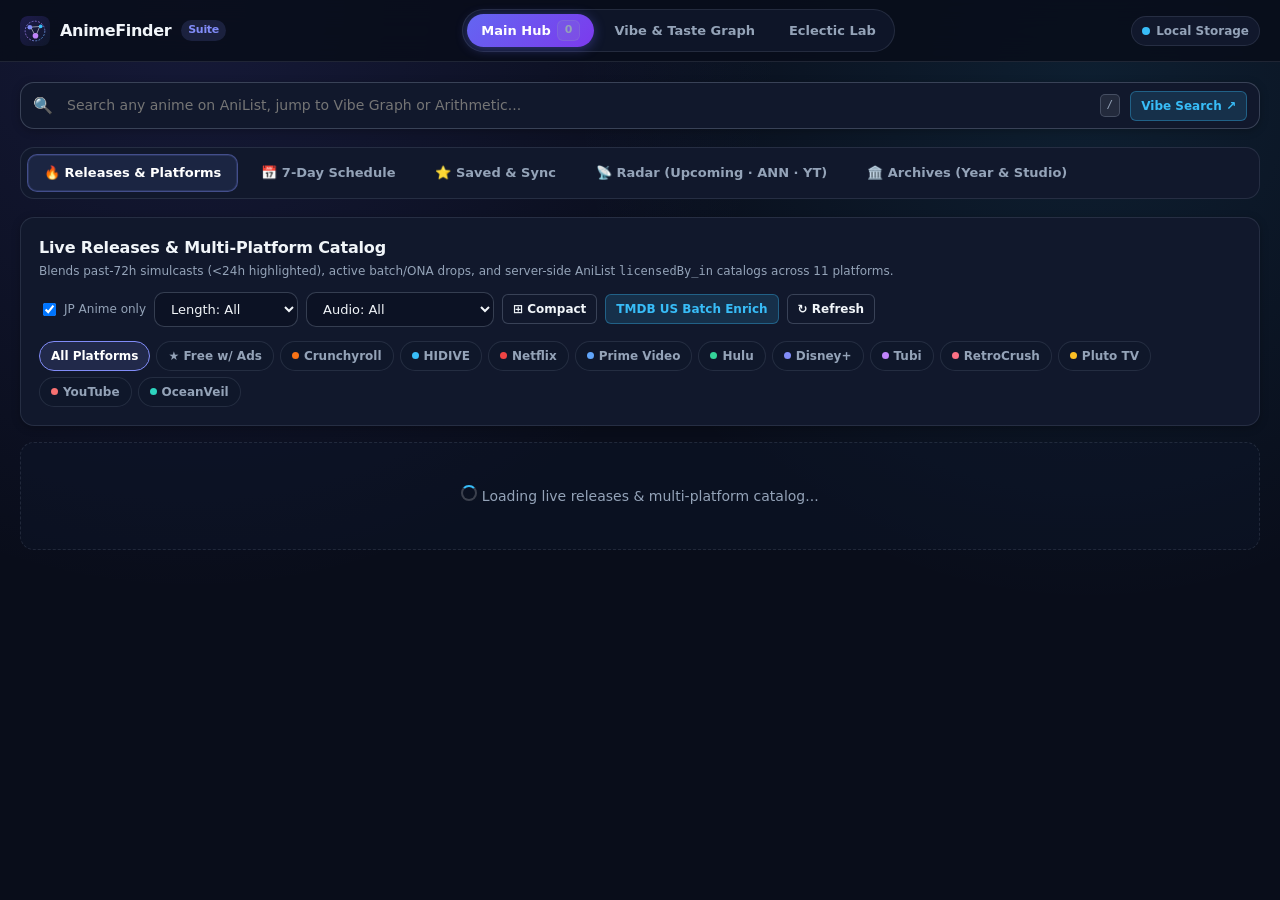
<file: index.html>
<!DOCTYPE html>
<html lang="en">
<head>
  <meta charset="UTF-8">
  <meta name="viewport" content="width=device-width, initial-scale=1.0">
  <meta http-equiv="Content-Security-Policy" content="default-src 'self'; script-src 'self' 'unsafe-inline' 'wasm-unsafe-eval' https://cdn.jsdelivr.net; style-src 'self' 'unsafe-inline'; img-src 'self' https: data: blob:; connect-src 'self' https:; frame-src https://www.youtube-nocookie.com https://www.youtube.com; worker-src 'self' blob:; object-src 'none'; base-uri 'self'; form-action 'self';">
  <meta name="referrer" content="no-referrer-when-downgrade">
  <title>AnimeFinder — Main Hub &amp; Daily Utility</title>
  <meta name="description" content="Zero-build static anime discovery, live releases, 7-day Mon–Sun schedule, personal watchlist, radar, and studio/year archives.">
  <meta name="theme-color" content="#090d1a">
  <meta name="mobile-web-app-capable" content="yes">
  <meta name="apple-mobile-web-app-status-bar-style" content="black-translucent">
  <meta name="apple-mobile-web-app-title" content="AnimeFinder">
  <link rel="icon" href="./icon.svg" type="image/svg+xml">
  <link rel="apple-touch-icon" href="./icon.svg">
  <link rel="manifest" href="./manifest.webmanifest">
  <link rel="stylesheet" href="./styles.css">
</head>
<body>
  <div id="af-nav-host"></div>

  <main class="container" id="main-content">
    <!-- Global AniList Search (/) -->
    <section class="global-search-wrap" aria-label="Global Anime Search">
      <div class="global-search-bar">
        <span aria-hidden="true" style="color:var(--text-muted);font-size:16px;">🔍</span>
        <input id="globalSearchInput" type="search" placeholder="Search any anime on AniList, jump to Vibe Graph or Arithmetic..." autocomplete="off" aria-label="Search anime on AniList">
        <span class="kbd" title="Press / to focus search">/</span>
        <button type="button" class="btn btn-sm btn-cyan" id="quickVibeJumpBtn" title="Search this prompt in Vibe & Taste Graph">Vibe Search ↗</button>
      </div>
      <div id="globalSearchDropdown" class="search-dropdown" role="listbox" aria-label="Search suggestions"></div>
    </section>

    <!-- Main Hub Navigation Tabs -->
    <div class="tabs-bar" role="tablist" aria-label="Main Hub Sections">
      <button type="button" class="tab-btn active" role="tab" aria-selected="true" data-tab="releases">🔥 Releases &amp; Platforms</button>
      <button type="button" class="tab-btn" role="tab" aria-selected="false" data-tab="schedule">📅 7-Day Schedule</button>
      <button type="button" class="tab-btn" role="tab" aria-selected="false" data-tab="saved">⭐ Saved &amp; Sync</button>
      <button type="button" class="tab-btn" role="tab" aria-selected="false" data-tab="radar">📡 Radar (Upcoming · ANN · YT)</button>
      <button type="button" class="tab-btn" role="tab" aria-selected="false" data-tab="archives">🏛️ Archives (Year &amp; Studio)</button>
    </div>

    <!-- TAB 1: RELEASES -->
    <section id="tab-releases" class="tab-panel" role="tabpanel">
      <div class="panel" style="margin-bottom:16px;">
        <div class="panel-header">
          <div>
            <h2 class="panel-title">Live Releases &amp; Multi-Platform Catalog</h2>
            <div style="font-size:12px;color:var(--text-muted);margin-top:2px;">
              Blends past-72h simulcasts (&lt;24h highlighted), active batch/ONA drops, and server-side AniList <code>licensedBy_in</code> catalogs across 11 platforms.
            </div>
          </div>
          <div class="meta-row">
            <label style="display:inline-flex;align-items:center;gap:5px;font-size:12px;color:var(--text-muted);cursor:pointer;">
              <input type="checkbox" id="releasesJpOnly" checked> JP Anime only
            </label>
            <select id="lengthFilterSelect" class="select" aria-label="Filter by Format and Length">
              <option value="all">Length: All</option>
              <option value="tv">TV (20m+)</option>
              <option value="shorts">Shorts (&lt;12m)</option>
              <option value="movies">Movies &amp; OVAs</option>
            </select>
            <select id="dubFilterSelect" class="select" aria-label="Filter by Dub status">
              <option value="all">Audio: All</option>
              <option value="dubbed">Verified EN Dub</option>
              <option value="sub">Sub / No EN VA Listed</option>
            </select>
            <button type="button" class="btn btn-sm" id="toggleCompactBtn" title="Toggle compact card grid">⊞ Compact</button>
            <button type="button" class="btn btn-sm btn-cyan" id="batchTmdbBtn" title="Enrich visible cards with TMDB US JustWatch providers">TMDB US Batch Enrich</button>
            <button type="button" class="btn btn-sm" id="refreshReleasesBtn">↻ Refresh</button>
          </div>
        </div>
        <div class="pills-row" id="platformFilterBar" aria-label="Streaming platform filters"></div>
      </div>
      <div id="releasesMeta" style="font-size:12.5px;color:var(--text-muted);margin-bottom:10px;"></div>
      <div id="releasesGrid" class="anime-grid"></div>
    </section>

    <!-- TAB 2: 7-DAY SCHEDULE -->
    <section id="tab-schedule" class="tab-panel" role="tabpanel" hidden>
      <div class="panel" style="margin-bottom:16px;">
        <div class="panel-header" style="margin-bottom:10px;">
          <div>
            <h2 class="panel-title">7-Day Local Broadcast Schedule (Mon – Sun)</h2>
            <div id="scheduleRangeLabel" style="font-size:12px;color:var(--text-muted);margin-top:2px;">Loading local week bounds...</div>
          </div>
          <div class="meta-row">
            <label style="display:inline-flex;align-items:center;gap:6px;font-size:12.5px;color:var(--text-muted);cursor:pointer;" title="Show separate delayed EN Dub release entries alongside JP Sub episodes">
              <input type="checkbox" id="scheduleShowDubs" checked> Show Delayed Dubs
            </label>
            <label style="display:inline-flex;align-items:center;gap:6px;font-size:12.5px;color:var(--text-muted);cursor:pointer;">
              <input type="checkbox" id="scheduleJpOnly" checked> JP Anime only
            </label>
            <label style="display:inline-flex;align-items:center;gap:6px;font-size:12.5px;color:var(--text-muted);cursor:pointer;">
              <input type="checkbox" id="scheduleWatchlistOnly"> Watchlist only
            </label>
            <button type="button" class="btn btn-sm" id="refreshScheduleBtn">↻ Refresh</button>
          </div>
        </div>
        <div class="pills-row" id="scheduleDayJumpBar" aria-label="Jump to day column"></div>
      </div>
      <div id="scheduleGrid" class="schedule-grid"></div>
    </section>

    <!-- TAB 3: SAVED WATCHLIST & SYNC -->
    <section id="tab-saved" class="tab-panel" role="tabpanel" hidden>
      <div class="panel" style="margin-bottom:16px;">
        <div class="panel-header">
          <div>
            <h2 class="panel-title">Personal Watchlist</h2>
            <div id="watchlistSummary" style="font-size:12px;color:var(--text-muted);margin-top:2px;">0 titles saved in shared origin storage</div>
          </div>
          <div class="meta-row">
            <a class="btn btn-sm" href="#savedSyncAnchor">↓ Sync &amp; Import</a>
            <a class="btn btn-primary btn-sm" href="./vibe-graph.html?mode=watchlist">Map Watchlist Constellation ↗</a>
            <select id="wlSortSelect" class="select" aria-label="Sort watchlist">
              <option value="updated">Sort: Recently Updated</option>
              <option value="rating">Sort: My Rating</option>
              <option value="score">Sort: AniList Score</option>
              <option value="title">Sort: Title (A–Z)</option>
            </select>
          </div>
        </div>
        <div class="pills-row" id="wlStatusPills" aria-label="Watchlist status filters"></div>
      </div>

      <div id="watchlistGrid" class="anime-grid" style="margin-bottom:24px;"></div>

      <!-- Persistence, Gist Sync, AniList Importer & API Keys -->
      <div class="grid-2" id="savedSyncAnchor" style="scroll-margin-top:80px;">
        <!-- Permanent Remote Storage: Private GitHub Gist Wizard -->
        <div class="panel" style="grid-column: 1 / -1;">
          <div class="panel-header">
            <div>
              <h3 class="panel-title">☁️ Permanent Remote Storage (Private GitHub Gist)</h3>
              <div style="font-size:12px;color:var(--text-muted);margin-top:2px;">
                Free, private, version-controlled cloud storage for your Watchlist, ratings, notes, and platform/dub overrides across all devices. Auto-pulls on boot &amp; auto-pushes 1.5s after any edit to <code>animefinder-sync.json</code>.
              </div>
            </div>
            <span class="badge badge-cyan" id="gistStatusBadge">Local Only</span>
          </div>

          <div class="wizard-steps" id="gistWizardSteps">
            <div class="wizard-step" id="wizStep1">
              <div style="font-weight:700;font-size:12.5px;margin-bottom:4px;"><span class="wizard-step-num">1</span>Generate Minimal Token</div>
              <div style="font-size:11.5px;color:var(--text-muted);margin-bottom:8px;">Creates a GitHub token scoped <strong>only to <code>gist</code></strong> (cannot touch your repos).</div>
              <a class="btn btn-xs btn-cyan" href="https://github.com/settings/tokens/new?scopes=gist&amp;description=AnimeFinder+Permanent+Sync" target="_blank" rel="noopener">Open GitHub Token Page ↗</a>
            </div>
            <div class="wizard-step" id="wizStep2">
              <div style="font-weight:700;font-size:12.5px;margin-bottom:4px;"><span class="wizard-step-num">2</span>Connect &amp; Auto-Discover</div>
              <div style="font-size:11.5px;color:var(--text-muted);margin-bottom:6px;">Paste your token below. AnimeFinder automatically finds your existing sync Gist (for 1-click phone/new-browser setup) or creates a new Private Gist.</div>
            </div>
            <div class="wizard-step" id="wizStep3">
              <div style="font-weight:700;font-size:12.5px;margin-bottom:4px;"><span class="wizard-step-num">3</span>Permanent Auto-Sync Active</div>
              <div id="gistConnectedInfo" style="font-size:11.5px;color:var(--text-muted);">Not connected yet. Every push keeps full Git revision history on GitHub.</div>
            </div>
          </div>

          <form onsubmit="return false;" class="form-grid" style="margin-bottom:10px;">
            <div class="form-field">
              <label for="gistTokenInput">GitHub Personal Access Token (<code>gist</code> scope only)</label>
              <input id="gistTokenInput" type="password" autocomplete="off" class="input input-full" placeholder="ghp_... or github_pat_...">
            </div>
            <div class="form-field">
              <label for="gistIdInput">Private Gist ID (auto-filled on Connect)</label>
              <input id="gistIdInput" type="text" autocomplete="off" class="input input-full" placeholder="Auto-discovered or created automatically">
            </div>
          </form>
          <label style="display:inline-flex;align-items:center;gap:6px;font-size:12.5px;color:var(--text-muted);margin-bottom:12px;cursor:pointer;">
            <input type="checkbox" id="gistAutoSyncCheck" checked> Enable auto-pull on boot &amp; 1.5s debounced auto-push across all 3 pages
          </label>
          <div class="meta-row">
            <button type="button" class="btn btn-primary btn-sm" id="connectGistWizardBtn">⚡ Connect &amp; Auto-Setup Private Gist</button>
            <button type="button" class="btn btn-sm" id="saveGistConfigBtn">Save Manual ID</button>
            <button type="button" class="btn btn-emerald btn-sm" id="pullGistBtn">↓ Pull &amp; Merge</button>
            <button type="button" class="btn btn-sm" id="pushGistBtn">↑ Push Now</button>
            <button type="button" class="btn btn-danger btn-xs" id="disconnectGistBtn" style="margin-left:auto;" hidden>Disconnect</button>
          </div>
          <div id="gistLastSyncLabel" style="font-size:11.5px;color:var(--text-dim);margin-top:8px;"></div>
        </div>

        <!-- AniList Username Importer (P2) & TMDB Key -->
        <div class="panel" style="grid-column: 1 / -1;">
          <div class="panel-header">
            <h3 class="panel-title">AniList Importer, TMDB &amp; Cache</h3>
            <span class="badge badge-purple">P2 Ready</span>
          </div>
          <div class="grid-2" style="margin-bottom:12px;">
            <form onsubmit="return false;" class="form-field">
              <label for="anilistImportUser">Read-Only AniList Username Import (<code>MediaListCollection</code>)</label>
              <div style="display:flex;gap:8px;">
                <input id="anilistImportUser" type="text" class="input input-full" placeholder="e.g. your public AniList username">
                <button type="button" class="btn btn-cyan btn-sm" id="importAnilistBtn">Import Watchlist</button>
              </div>
            </form>
            <form onsubmit="return false;" class="form-field">
              <label for="tmdbKeyInput">Optional TMDB API Key (US JustWatch Providers)</label>
              <div style="display:flex;gap:8px;">
                <input id="tmdbKeyInput" type="password" autocomplete="off" class="input input-full" placeholder="TMDB v3 API key (stored locally only)">
                <button type="button" class="btn btn-sm" id="saveTmdbKeyBtn">Save Key</button>
              </div>
            </form>
          </div>
          <div class="divider"></div>
          <div style="display:flex;align-items:center;justify-content:space-between;gap:8px;flex-wrap:wrap;">
            <div id="cacheStatsLabel" style="font-size:12px;color:var(--text-muted);">IndexedDB cache: checking...</div>
            <div class="meta-row">
              <button type="button" class="btn btn-xs" id="clearApiCacheBtn">Clear API Cache</button>
              <button type="button" class="btn btn-xs btn-danger" id="clearAllCacheBtn">Clear All + Vectors</button>
            </div>
          </div>
        </div>

        <!-- Portable Sync Codes & JSON Backup -->
        <div class="panel" style="grid-column: 1 / -1;">
          <div class="panel-header">
            <h3 class="panel-title">Portable Sync Codes (UTF-8 TextEncoder) &amp; JSON Backups</h3>
            <span class="badge badge-emerald">Secrets stripped from Sync Codes</span>
          </div>
          <div class="grid-2">
            <div>
              <div class="meta-row" style="margin-bottom:8px;">
                <button type="button" class="btn btn-sm btn-cyan" id="genSyncCodeBtn">Generate Sync Code</button>
                <button type="button" class="btn btn-sm" id="copySyncUrlBtn">Copy #sync= Share URL</button>
                <button type="button" class="btn btn-sm" id="exportJsonBtn">Export JSON</button>
                <label class="btn btn-sm" style="margin:0;">
                  Import JSON <input type="file" id="importJsonFile" accept="application/json" hidden>
                </label>
              </div>
              <textarea id="syncCodeOutput" class="textarea" readonly placeholder="Click 'Generate Sync Code' to create a portable UTF-8 Base64 snapshot (no API keys included)..."></textarea>
            </div>
            <div>
              <div class="meta-row" style="margin-bottom:8px;">
                <button type="button" class="btn btn-sm btn-emerald" id="applySyncCodeBtn">Merge Sync Code</button>
              </div>
              <textarea id="syncCodeInput" class="textarea" placeholder="Paste a Sync Code from another device here to merge Watchlist &amp; overrides..."></textarea>
            </div>
          </div>
        </div>
      </div>
    </section>

    <!-- TAB 4: RADAR -->
    <section id="tab-radar" class="tab-panel" role="tabpanel" hidden>
      <div class="panel" style="margin-bottom:18px;">
        <div class="panel-header">
          <div>
            <h2 class="panel-title">Upcoming Anime Radar</h2>
            <div style="font-size:12px;color:var(--text-muted);">Most anticipated upcoming releases (<code>NOT_YET_RELEASED</code>)</div>
          </div>
          <div class="meta-row">
            <a class="btn btn-sm btn-cyan" href="#radarFeedsAnchor">↓ ANN &amp; Trailers</a>
            <button type="button" class="btn btn-sm" id="refreshUpcomingBtn">↻ Refresh</button>
          </div>
        </div>
        <div id="upcomingGrid" class="anime-grid"></div>
      </div>

      <div class="grid-2" id="radarFeedsAnchor" style="scroll-margin-top:80px;">
        <!-- ANN RSS -->
        <div class="panel">
          <div class="panel-header">
            <h3 class="panel-title">Anime News Network (ANN RSS)</h3>
            <div class="meta-row">
              <button type="button" class="btn btn-xs" id="refreshAnnBtn">↻ Reload</button>
              <a class="btn btn-xs btn-cyan" href="https://www.animenewsnetwork.com/news/" target="_blank" rel="noopener">Open ANN ↗</a>
            </div>
          </div>
          <div id="annNewsList" style="display:flex;flex-direction:column;gap:10px;max-height:440px;overflow-y:auto;"></div>
        </div>

        <!-- YouTube Hunter -->
        <div class="panel">
          <div class="panel-header">
            <h3 class="panel-title">YouTube Hunter (Trailers · OPs · Reviews)</h3>
            <a id="ytDirectLink" class="btn btn-xs btn-cyan" href="https://www.youtube.com/results?search_query=anime+pv+trailer+2026" target="_blank" rel="noopener">Open on YouTube ↗</a>
          </div>
          <div style="display:flex;gap:8px;margin-bottom:10px;">
            <input id="ytSearchInput" type="search" class="input input-full" value="anime official trailer PV" placeholder="Search anime trailers, sakuga, OPs...">
            <button type="button" class="btn btn-primary btn-sm" id="ytSearchBtn">Hunt</button>
          </div>
          <div class="pills-row" style="margin-bottom:12px;">
            <button type="button" class="pill yt-preset" data-q="anime official trailer PV 2026">2026 PVs</button>
            <button type="button" class="pill yt-preset" data-q="anime opening OP creditless">Creditless OPs</button>
            <button type="button" class="pill yt-preset" data-q="anime sakuga MAD animation">Sakuga</button>
            <button type="button" class="pill yt-preset" data-q="hidden gem anime recommendations">Hidden Gems</button>
          </div>
          <div id="ytResultsList" style="display:flex;flex-direction:column;gap:10px;max-height:440px;overflow-y:auto;"></div>
        </div>
      </div>
    </section>

    <!-- TAB 5: ARCHIVES -->
    <section id="tab-archives" class="tab-panel" role="tabpanel" hidden>
      <div class="panel" style="margin-bottom:16px;">
        <div class="panel-header">
          <div class="pills-row" role="tablist" aria-label="Archive mode">
            <button type="button" class="pill active" id="archiveModeYear">📅 By Year (1970–2026)</button>
            <button type="button" class="pill" id="archiveModeStudio">🎬 By Studio (up to 75 titles)</button>
          </div>
          <label style="display:inline-flex;align-items:center;gap:6px;font-size:12px;color:var(--text-muted);cursor:pointer;">
            <input type="checkbox" id="archiveEntryPointsOnly"> Entry Points Only (hide sequels/recaps)
          </label>
        </div>

        <!-- By Year Controls -->
        <div id="archiveYearControls">
          <div class="meta-row" style="margin-bottom:10px;">
            <label for="archiveYearSelect" style="font-size:12.5px;color:var(--text-muted);">Year:</label>
            <select id="archiveYearSelect" class="select"></select>
            <select id="archiveFormatSelect" class="select" aria-label="Format filter">
              <option value="">All Formats</option>
              <option value="TV">TV</option>
              <option value="MOVIE">Movie</option>
              <option value="OVA">OVA</option>
              <option value="ONA">ONA</option>
            </select>
            <select id="archiveSortSelect" class="select" aria-label="Sort archive">
              <option value="SCORE_DESC">Top Rated</option>
              <option value="POPULARITY_DESC">Most Popular</option>
            </select>
            <button type="button" class="btn btn-primary btn-sm" id="loadYearArchiveBtn">Browse Year</button>
          </div>
          <div class="pills-row" id="decadeQuickPills"></div>
        </div>

        <!-- By Studio Controls -->
        <div id="archiveStudioControls" hidden>
          <div style="display:flex;gap:8px;margin-bottom:10px;flex-wrap:wrap;">
            <input id="studioSearchInput" type="search" class="input" style="flex:1;min-width:220px;" placeholder="Search any anime studio (e.g. Kyoto Animation, Madhouse, Gainax)...">
            <button type="button" class="btn btn-primary btn-sm" id="searchStudioBtn">Search Studio</button>
          </div>
          <div class="pills-row" id="curatedStudiosBar"></div>
        </div>
      </div>

      <div id="archivesMeta" style="font-size:12.5px;color:var(--text-muted);margin-bottom:10px;"></div>
      <div id="archivesGrid" class="anime-grid"></div>
    </section>
  </main>

  <script src="./shared-core.js"></script>
  <script>
    (function () {
      'use strict';
      const AF = window.AnimeFinderCore;
      AF.mountNav('hub');

      // ----------------------------------------------------------------------
      // State & Tab Management
      // ----------------------------------------------------------------------
      let activeTab = 'releases';
      let activePlatform = 'all'; // 'all' | 'free' | platformId
      let activeDubFilter = 'all';
      let activeLengthFilter = 'all';
      let releasesCache = [];
      let tmdbExtraByAnimeId = new Map();
      let scheduleCache = [];
      let wlFilterStatus = 'All';
      let archiveMode = 'year';
      let loadedTabs = new Set();

      const CURATED_STUDIOS = [
        'Kyoto Animation', 'Studio Ghibli', 'Madhouse', 'MAPPA', 'Bones',
        'Gainax', 'Trigger', 'Shaft', 'ufotable', 'Production I.G',
        'Wit Studio', 'Science SARU', 'Sunrise', 'CoMix Wave Films'
      ];

      function switchTab(tabName) {
        activeTab = tabName;
        document.querySelectorAll('.tabs-bar .tab-btn').forEach(btn => {
          const isAct = btn.dataset.tab === tabName;
          btn.classList.toggle('active', isAct);
          btn.setAttribute('aria-selected', String(isAct));
        });
        document.querySelectorAll('.tab-panel').forEach(sec => {
          sec.hidden = sec.id !== `tab-${tabName}`;
        });
        const url = new URL(window.location.href);
        url.searchParams.set('tab', tabName);
        history.replaceState(null, '', url.toString());

        if (!loadedTabs.has(tabName)) {
          loadedTabs.add(tabName);
          if (tabName === 'releases') loadReleases();
          if (tabName === 'schedule') loadSchedule();
          if (tabName === 'saved') renderSavedTab();
          if (tabName === 'radar') { loadUpcomingRadar(); loadAnnNews(); huntYouTube(); }
          if (tabName === 'archives') loadYearArchive();
        } else if (tabName === 'saved') {
          renderSavedTab();
        }
      }

      document.querySelectorAll('.tabs-bar .tab-btn').forEach(btn => {
        btn.addEventListener('click', () => switchTab(btn.dataset.tab));
      });

      // ----------------------------------------------------------------------
      // Global AniList Search (/)
      // ----------------------------------------------------------------------
      const searchInput = document.getElementById('globalSearchInput');
      const searchDropdown = document.getElementById('globalSearchDropdown');
      let searchTimer = null;

      document.addEventListener('keydown', (ev) => {
        if (ev.key === '/' && !['INPUT', 'TEXTAREA', 'SELECT'].includes(document.activeElement?.tagName)) {
          ev.preventDefault();
          searchInput.focus();
          searchInput.select();
        } else if (ev.key === 'Escape') {
          searchDropdown.classList.remove('open');
        }
      });

      document.addEventListener('click', (ev) => {
        if (!ev.target.closest('.global-search-wrap')) {
          searchDropdown.classList.remove('open');
        }
      });

      searchInput.addEventListener('input', () => {
        const q = searchInput.value.trim();
        if (searchTimer) clearTimeout(searchTimer);
        if (q.length < 2) {
          searchDropdown.classList.remove('open');
          return;
        }
        searchTimer = setTimeout(async () => {
          searchDropdown.innerHTML = `<div style="padding:14px;color:var(--text-muted);"><span class="spinner"></span> Searching AniList...</div>`;
          searchDropdown.classList.add('open');
          try {
            const results = await AF.searchAnimeQuick(q, 8);
            if (!results.length) {
              searchDropdown.innerHTML = `<div style="padding:14px;color:var(--text-muted);">No titles matched "${AF.escapeHtml(q)}".</div>`;
              return;
            }
            searchDropdown.innerHTML = results.map(m => {
              const title = AF.getDisplayTitle(m);
              const wl = AF.getState().watchlist[m.id];
              return `
                <div class="search-item" data-id="${m.id}" role="option">
                  <img src="${AF.escapeHtml(AF.getCover(m))}" alt="">
                  <div style="flex:1;min-width:0;">
                    <div style="font-weight:700;font-size:13.5px;white-space:nowrap;overflow:hidden;text-overflow:ellipsis;">${AF.escapeHtml(title)}</div>
                    <div style="font-size:11.5px;color:var(--text-muted);">
                      ${AF.escapeHtml(m.format || '')} ${m.seasonYear ? '· ' + m.seasonYear : ''} ${m.averageScore ? '· ★ ' + m.averageScore + '%' : ''}
                      ${wl ? `· <span style="color:var(--emerald);">${AF.escapeHtml(wl.status)}</span>` : ''}
                    </div>
                  </div>
                  <a class="btn btn-xs btn-cyan" href="./vibe-graph.html?seed=${m.id}" onclick="event.stopPropagation();">Graph</a>
                  <a class="btn btn-xs" href="./eclectic-lab.html?tab=arithmetic&seed=${m.id}" onclick="event.stopPropagation();">± Arith</a>
                </div>
              `;
            }).join('');
            searchDropdown.querySelectorAll('.search-item').forEach((row, idx) => {
              row.addEventListener('click', () => {
                searchDropdown.classList.remove('open');
                AF.openDetailModal(results[idx]);
              });
            });
          } catch (err) {
            searchDropdown.innerHTML = `<div style="padding:14px;color:var(--rose);">Search failed: ${AF.escapeHtml(err.message)}</div>`;
          }
        }, 320);
      });

      document.getElementById('quickVibeJumpBtn').addEventListener('click', () => {
        const q = searchInput.value.trim();
        window.location.href = q ? `./vibe-graph.html?vibe=${encodeURIComponent(q)}` : './vibe-graph.html';
      });

      // ----------------------------------------------------------------------
      // Card Renderer (Reusable across Releases, Saved, Radar, Archives)
      // ----------------------------------------------------------------------
      function renderAnimeCard(anime, options = {}) {
        const state = AF.getState();
        const wl = state.watchlist[anime.id];
        const title = AF.getDisplayTitle(anime);
        const cover = AF.getCover(anime);
        const extra = tmdbExtraByAnimeId.get(anime.id) || [];
        const platforms = AF.detectPlatforms(anime, extra);
        const dubInfo = AF.getDubTrackInfo(anime, anime._recentEp || null);
        const freeAds = AF.isFreeWithAds(anime, platforms);

        const topLeftBadges = [];
        if (options.airingBadge) topLeftBadges.push(options.airingBadge);
        else if (anime.format) topLeftBadges.push(`<span class="badge badge-muted">${AF.escapeHtml(anime.format)}</span>`);
        if (wl) topLeftBadges.push(`<span class="badge badge-emerald">${AF.escapeHtml(wl.status)}</span>`);

        const topRight = anime.averageScore
          ? `<span class="badge badge-accent">★ ${anime.averageScore}%</span>`
          : '';

        const bottomBadges = [];
        if (dubInfo.hasEnDub) {
          if (dubInfo.isSimuldub) {
            bottomBadges.push(`<span class="badge badge-cyan" title="Same-day Simuldub release">${dubInfo.dubEp ? `Simuldub Ep ${dubInfo.dubEp}` : 'Simuldub'}</span>`);
          } else if (dubInfo.dubLag > 0) {
            bottomBadges.push(`<span class="badge badge-cyan" title="Staggered EN Dub (${dubInfo.dubLag} eps behind Sub) — editable in Details">${dubInfo.dubEp ? `EN Dub Ep ${dubInfo.dubEp} (−${dubInfo.dubLag})` : `Staggered Dub (−${dubInfo.dubLag})`}</span>`);
          } else if (anime.status === 'RELEASING') {
            bottomBadges.push(`<span class="badge badge-cyan" title="English cast confirmed — dub releases on a delayed schedule behind Sub. Open Details to set exact episode lag.">EN Dub · Delayed</span>`);
          } else {
            bottomBadges.push(`<span class="badge badge-cyan" title="Verified English voice cast on AniList or manual override">${AF.escapeHtml(dubInfo.dub)}</span>`);
          }
        }
        if (dubInfo.otherLangs.length) {
          bottomBadges.push(`<span class="badge badge-purple" title="Additional confirmed dub languages: ${AF.escapeHtml(dubInfo.otherLangs.join(', '))}">+${dubInfo.otherLangs.length} ${dubInfo.otherLangs.length === 1 ? 'lang' : 'langs'}</span>`);
        }
        if (anime.source === 'ORIGINAL') {
          bottomBadges.push(`<span class="badge badge-amber" title="Anime Original production">★ Original</span>`);
        }
        if (freeAds) bottomBadges.push(`<span class="badge badge-amber">Free w/ Ads</span>`);
        if (options.extraBadge) bottomBadges.push(options.extraBadge);

        const leadStudio = anime.studios?.nodes?.[0]?.name || '';
        const studioEl = leadStudio
          ? `<a href="./index.html?tab=archives&amp;studio=${encodeURIComponent(leadStudio)}" style="color:var(--cyan);font-weight:600;overflow:hidden;text-overflow:ellipsis;white-space:nowrap;" title="Browse ${AF.escapeHtml(leadStudio)} in Archives">${AF.escapeHtml(leadStudio)}</a>`
          : `<span>${AF.escapeHtml((anime.genres || []).slice(0, 2).join(', ') || 'Anime')}</span>`;
        const subTags = AF.getTopSubgenreTags(anime, 2);

        return `
          <article class="anime-card" tabindex="0" data-anime-id="${anime.id}" aria-label="${AF.escapeHtml(title)}">
            <div class="anime-card-cover-wrap">
              <img class="anime-card-cover" src="${AF.escapeHtml(cover)}" alt="${AF.escapeHtml(title)}" loading="lazy">
              <div class="anime-card-overlay-top">
                <div style="display:flex;flex-wrap:wrap;gap:4px;">${topLeftBadges.join('')}</div>
                <div>${topRight}</div>
              </div>
              <div class="anime-card-overlay-bottom">${bottomBadges.join('')}</div>
              ${!options.watchlistControls ? `<button type="button" class="quick-wl-btn ${wl ? 'saved' : ''}" data-quick-wl="${anime.id}" title="${wl ? 'Saved in Watchlist (click to edit)' : 'Quick-add to Plan to Watch'}">${wl ? '✓ Saved' : '+ Save'}</button>` : ''}
            </div>
            <div class="anime-card-body">
              <h3 class="anime-card-title" title="${AF.escapeHtml(title)}">${AF.escapeHtml(title)}</h3>
              <div class="anime-card-meta">
                ${studioEl}
                <span style="flex-shrink:0;">${anime.seasonYear || (anime.episodes ? (anime.episodes === 1 ? '1 ep' : anime.episodes + ' eps') : '')}</span>
              </div>
              ${subTags.length ? `<div style="font-size:10.5px;color:var(--text-dim);white-space:nowrap;overflow:hidden;text-overflow:ellipsis;">${subTags.map(t => '#' + AF.escapeHtml(t)).join(' · ')}</div>` : ''}
              ${options.watchlistControls ? options.watchlistControls : `
                <div class="anime-card-platforms">
                  ${platforms.slice(0, 3).map(p => `<span class="platform-tag" style="color:${p.color};border-color:${p.color}55;">${AF.escapeHtml(p.name)}</span>`).join('')}
                  ${platforms.length > 3 ? `<span class="platform-tag">+${platforms.length - 3}</span>` : ''}
                </div>
              `}
            </div>
          </article>
        `;
      }

      function attachCardHandlers(container, itemsById) {
        container.querySelectorAll('.anime-card').forEach(card => {
          const open = () => {
            const id = Number(card.dataset.animeId);
            AF.openDetailModal(itemsById.get(id) || id);
          };
          card.addEventListener('click', (ev) => {
            if (ev.target.closest('button, a')) return;
            open();
          });
          card.addEventListener('keydown', (ev) => {
            if (ev.key === 'Enter' || ev.key === ' ') {
              ev.preventDefault();
              open();
            }
          });
        });
        container.querySelectorAll('[data-quick-wl]').forEach(btn => {
          btn.addEventListener('click', (ev) => {
            ev.stopPropagation();
            const id = Number(btn.dataset.quickWl);
            const item = itemsById.get(id);
            const existing = AF.getState().watchlist[id];
            if (existing) {
              AF.openDetailModal(item || id);
            } else if (item) {
              AF.upsertWatchlistItem(item, { status: 'Plan to Watch' });
              AF.toast(`Added "${AF.getDisplayTitle(item)}" to Plan to Watch!`, 'success', 2000);
            }
          });
        });
      }

      // ----------------------------------------------------------------------
      // TAB 1: RELEASES (Past-72h Simulcasts + Active ONAs + 11-Platform Catalog)
      // ----------------------------------------------------------------------
      function renderPlatformFilterBar() {
        const bar = document.getElementById('platformFilterBar');
        bar.innerHTML = `
          <button type="button" class="pill ${activePlatform === 'all' ? 'active' : ''}" data-pf="all">All Platforms</button>
          <button type="button" class="pill ${activePlatform === 'free' ? 'active' : ''}" data-pf="free">★ Free w/ Ads</button>
          ${AF.PLATFORM_CONFIG.map(p => `
            <button type="button" class="pill ${activePlatform === p.id ? 'active' : ''}" data-pf="${p.id}">
              <span style="width:7px;height:7px;border-radius:50%;background:${p.color};display:inline-block;"></span>
              ${AF.escapeHtml(p.name)}
            </button>
          `).join('')}
        `;
        bar.querySelectorAll('.pill').forEach(btn => {
          btn.addEventListener('click', () => {
            activePlatform = btn.dataset.pf;
            renderPlatformFilterBar();
            loadReleases();
          });
        });
      }

      async function loadReleases(forceRefresh = false) {
        const grid = document.getElementById('releasesGrid');
        const meta = document.getElementById('releasesMeta');
        grid.innerHTML = `<div class="empty-state" style="grid-column:1/-1;"><span class="spinner"></span> Loading live releases &amp; multi-platform catalog...</div>`;

        const nowSec = Math.floor(Date.now() / 1000);
        const start72h = nowSec - 72 * 3600;

        // Determine server-side licensedBy_in using verified multi-alias arrays
        let licensedByList = null;
        if (activePlatform === 'free') {
          licensedByList = AF.PLATFORM_CONFIG.filter(p => p.freeWithAds).flatMap(p => p.licensedByValues || [p.licensedBy]);
        } else if (activePlatform !== 'all' && AF.PLATFORM_BY_ID[activePlatform]) {
          const p = AF.PLATFORM_BY_ID[activePlatform];
          licensedByList = p.licensedByValues || [p.licensedBy];
        }

        const query = `
          query ($start: Int, $end: Int ${licensedByList ? ', $licensed: [String]' : ''}) {
            past72h: Page(page: 1, perPage: 50) {
              airingSchedules(airingAt_greater: $start, airingAt_lesser: $end, sort: TIME_DESC) {
                id
                episode
                airingAt
                media { ${AF.MEDIA_CARD_FIELDS} }
              }
            }
            activeOnas: Page(page: 1, perPage: 25) {
              media(type: ANIME, isAdult: false, status: RELEASING, format_in: [ONA, TV, TV_SHORT], sort: [POPULARITY_DESC]) {
                ${AF.MEDIA_CARD_FIELDS}
              }
            }
            ${licensedByList ? `
            catalog: Page(page: 1, perPage: 40) {
              media(type: ANIME, isAdult: false, licensedBy_in: $licensed, sort: [TRENDING_DESC, POPULARITY_DESC]) {
                ${AF.MEDIA_CARD_FIELDS}
              }
            }` : ''}
          }
        `;
        const vars = { start: start72h, end: nowSec };
        if (licensedByList) vars.licensed = licensedByList;

        try {
          const cacheKey = forceRefresh ? null : `releases_v4_${activePlatform}`;
          const data = await AF.anilistQuery(query, vars, { cacheKey, ttl: AF.TTL_DYNAMIC });

          const mergedMap = new Map();
          // 1. Past-72h simulcasts
          for (const sched of (data?.past72h?.airingSchedules || [])) {
            const m = sched.media;
            if (!m || m.isAdult) continue;
            if (!mergedMap.has(m.id)) {
              mergedMap.set(m.id, { ...m, _recentEp: sched.episode, _recentAirAt: sched.airingAt, _source: 'simulcast', _inCatalog: false, _matchedPlatforms: [] });
            }
          }
          // 2. Active ONAs / currently releasing batches
          for (const m of (data?.activeOnas?.media || [])) {
            if (!m || m.isAdult) continue;
            if (!mergedMap.has(m.id)) {
              mergedMap.set(m.id, { ...m, _source: m.format === 'ONA' ? 'ona' : 'airing', _inCatalog: false, _matchedPlatforms: [] });
            }
          }
          // 3. Server-side licensedBy_in catalog (tag even if already in mergedMap!)
          for (const m of (data?.catalog?.media || [])) {
            if (!m || m.isAdult) continue;
            const existing = mergedMap.get(m.id);
            if (existing) {
              existing._inCatalog = true;
              if (activePlatform !== 'all' && activePlatform !== 'free') existing._matchedPlatforms.push(activePlatform);
            } else {
              mergedMap.set(m.id, {
                ...m,
                _source: 'catalog',
                _inCatalog: true,
                _matchedPlatforms: (activePlatform !== 'all' && activePlatform !== 'free') ? [activePlatform] : []
              });
            }
          }

          releasesCache = Array.from(mergedMap.values());
          renderReleasesGrid();
          // Verify real EN voice actors via batched root Media(id) aliases (cached 24h in IndexedDB)
          AF.verifyDubStatusBatch(releasesCache).then(() => {
            if (activeTab === 'releases') renderReleasesGrid();
          });
        } catch (err) {
          meta.textContent = '';
          grid.innerHTML = `<div class="empty-state" style="grid-column:1/-1;">Failed to load releases: ${AF.escapeHtml(err.message)}</div>`;
        }
      }

      function renderReleasesGrid() {
        const grid = document.getElementById('releasesGrid');
        const meta = document.getElementById('releasesMeta');
        const nowSec = Math.floor(Date.now() / 1000);
        const jpOnly = document.getElementById('releasesJpOnly')?.checked;

        const filtered = releasesCache.filter(m => {
          if (jpOnly && m.countryOfOrigin && m.countryOfOrigin !== 'JP') return false;
          const extra = tmdbExtraByAnimeId.get(m.id) || [];
          const platforms = AF.detectPlatforms(m, extra);
          if (activePlatform === 'free') {
            if (!AF.isFreeWithAds(m, platforms) && !m._inCatalog) return false;
          } else if (activePlatform !== 'all') {
            if (!platforms.some(p => p.id === activePlatform) && !m._inCatalog) return false;
          }
          const dub = AF.classifyDub(m);
          const isDubbed = dub !== 'Sub / No EN VA' && dub !== 'Sub Only';
          if (activeDubFilter === 'dubbed' && !isDubbed) return false;
          if (activeDubFilter === 'sub' && isDubbed) return false;

          if (activeLengthFilter === 'tv') {
            if (m.format !== 'TV' || (m.duration && m.duration < 15)) return false;
          } else if (activeLengthFilter === 'shorts') {
            const isShort = m.format === 'TV_SHORT' || (m.duration && m.duration < 15);
            if (!isShort) return false;
          } else if (activeLengthFilter === 'movies') {
            if (!['MOVIE', 'OVA', 'ONA', 'SPECIAL'].includes(m.format)) return false;
          }
          return true;
        });

        meta.textContent = `Showing ${filtered.length} titles (${activePlatform === 'all' ? 'Past 72h Simulcasts + Active ONAs' : activePlatform === 'free' ? 'Free w/ Ads Catalog + Airing' : AF.PLATFORM_BY_ID[activePlatform]?.name + ' Catalog + Airing'}${jpOnly ? ' · JP only' : ' · All origins'})`;

        if (!filtered.length) {
          grid.innerHTML = `<div class="empty-state" style="grid-column:1/-1;">No releases matched the current platform/dub filters. Try switching filters or adding custom overrides in the Detail Modal.</div>`;
          return;
        }

        const byId = new Map(filtered.map(m => [m.id, m]));
        grid.innerHTML = filtered.map(m => {
          let airingBadge = '';
          if (m._recentAirAt) {
            const ageHrs = Math.floor((nowSec - m._recentAirAt) / 3600);
            const isUnder24 = ageHrs < 24;
            const rel = AF.formatRelativeCountdown(m._recentAirAt);
            const dubInfo = AF.getDubTrackInfo(m, m._recentEp);
            const trackPrefix = dubInfo.isSimuldub ? 'Sub+Dub' : 'Sub';
            airingBadge = `<span class="badge ${isUnder24 ? 'badge-rose' : 'badge-amber'}">${trackPrefix} Ep ${m._recentEp} · ${AF.escapeHtml(rel)}</span>`;
          } else if (m._source === 'ona') {
            airingBadge = `<span class="badge badge-purple">Active ONA</span>`;
          } else if (m._source === 'catalog') {
            airingBadge = `<span class="badge badge-cyan">Catalog</span>`;
          }
          return renderAnimeCard(m, { airingBadge });
        }).join('');
        attachCardHandlers(grid, byId);
      }

      document.getElementById('lengthFilterSelect').addEventListener('change', (ev) => {
        activeLengthFilter = ev.target.value;
        renderReleasesGrid();
      });
      document.getElementById('dubFilterSelect').addEventListener('change', (ev) => {
        activeDubFilter = ev.target.value;
        renderReleasesGrid();
      });
      document.getElementById('releasesJpOnly').addEventListener('change', renderReleasesGrid);
      document.getElementById('toggleCompactBtn').addEventListener('click', (ev) => {
        const isComp = !document.getElementById('releasesGrid').classList.contains('compact');
        ['releasesGrid', 'watchlistGrid', 'upcomingGrid', 'archivesGrid'].forEach(id => {
          document.getElementById(id)?.classList.toggle('compact', isComp);
        });
        ev.currentTarget.classList.toggle('btn-primary', isComp);
        ev.currentTarget.textContent = isComp ? '⊞ Comfortable' : '⊞ Compact';
      });

      document.getElementById('refreshReleasesBtn').addEventListener('click', () => loadReleases(true));

      document.getElementById('batchTmdbBtn').addEventListener('click', async () => {
        const key = AF.getState().settings.tmdbKey;
        if (!key) {
          AF.toast('Save a TMDB API key in the "Saved & Sync" tab first.', 'warn');
          switchTab('saved');
          return;
        }
        const slice = releasesCache.slice(0, 14);
        AF.toast(`Enriching ${slice.length} releases via TMDB US JustWatch...`, 'info');
        let enriched = 0;
        for (const m of slice) {
          const prov = await AF.fetchTmdbUsProviders(AF.getDisplayTitle(m), m.seasonYear, key);
          if (prov) {
            const names = [...(prov.flatrate || []), ...(prov.free || []), ...(prov.ads || [])];
            if (names.length) {
              tmdbExtraByAnimeId.set(m.id, names);
              enriched++;
            }
          }
        }
        renderReleasesGrid();
        AF.toast(`TMDB US enriched ${enriched} titles.`, 'success');
      });

      // ----------------------------------------------------------------------
      // TAB 2: 7-DAY LOCAL SCHEDULE (Mon 00:00:00 – Sun 23:59:59, 3-page batch)
      // ----------------------------------------------------------------------
      function getLocalWeekBounds() {
        const now = new Date();
        const day = now.getDay(); // 0=Sun, 1=Mon...
        const diffToMonday = day === 0 ? -6 : 1 - day;
        const mon = new Date(now.getFullYear(), now.getMonth(), now.getDate() + diffToMonday, 0, 0, 0, 0);
        const sun = new Date(mon.getFullYear(), mon.getMonth(), mon.getDate() + 6, 23, 59, 59, 999);
        return { mon, sun, startSec: Math.floor(mon.getTime() / 1000), endSec: Math.floor(sun.getTime() / 1000) };
      }

      async function loadSchedule(forceRefresh = false) {
        const grid = document.getElementById('scheduleGrid');
        const rangeLbl = document.getElementById('scheduleRangeLabel');
        const { mon, sun, startSec, endSec } = getLocalWeekBounds();
        const tz = Intl.DateTimeFormat().resolvedOptions().timeZone || 'Local Time';
        rangeLbl.textContent = `Local week (${tz}): ${mon.toLocaleDateString(undefined, { weekday: 'short', month: 'short', day: 'numeric' })} 00:00 → ${sun.toLocaleDateString(undefined, { weekday: 'short', month: 'short', day: 'numeric' })} 23:59 (up to 200 episodes batched in 1 request)`;
        grid.innerHTML = `<div class="empty-state" style="grid-column:1/-1;"><span class="spinner"></span> Fetching full Mon–Sun schedule...</div>`;

        const schedFields = `
          id
          episode
          airingAt
          media { ${AF.MEDIA_CARD_FIELDS} }
        `;
        const query = `
          query ($start: Int, $end: Int) {
            p1: Page(page: 1, perPage: 50) { airingSchedules(airingAt_greater: $start, airingAt_lesser: $end, sort: TIME) { ${schedFields} } }
            p2: Page(page: 2, perPage: 50) { airingSchedules(airingAt_greater: $start, airingAt_lesser: $end, sort: TIME) { ${schedFields} } }
            p3: Page(page: 3, perPage: 50) { airingSchedules(airingAt_greater: $start, airingAt_lesser: $end, sort: TIME) { ${schedFields} } }
            p4: Page(page: 4, perPage: 50) { airingSchedules(airingAt_greater: $start, airingAt_lesser: $end, sort: TIME) { ${schedFields} } }
          }
        `;
        try {
          const cacheKey = forceRefresh ? null : `schedule_week_v3_${startSec}`;
          const data = await AF.anilistQuery(query, { start: startSec, end: endSec }, { cacheKey, ttl: AF.TTL_DYNAMIC });
          const all = [
            ...(data?.p1?.airingSchedules || []),
            ...(data?.p2?.airingSchedules || []),
            ...(data?.p3?.airingSchedules || []),
            ...(data?.p4?.airingSchedules || [])
          ].filter(s => s?.media && !s.media.isAdult);
          scheduleCache = all;
          renderScheduleGrid();
        } catch (err) {
          grid.innerHTML = `<div class="empty-state" style="grid-column:1/-1;">Failed to load schedule: ${AF.escapeHtml(err.message)}</div>`;
        }
      }

      function renderScheduleGrid() {
        const grid = document.getElementById('scheduleGrid');
        const wlOnly = document.getElementById('scheduleWatchlistOnly').checked;
        const jpOnly = document.getElementById('scheduleJpOnly').checked;
        const showDubs = document.getElementById('scheduleShowDubs')?.checked !== false;
        const wl = AF.getState().watchlist;
        const nowSec = Math.floor(Date.now() / 1000);
        const todayJsDay = new Date().getDay();
        const todayBucketIdx = todayJsDay === 0 ? 6 : todayJsDay - 1;

        const dayNames = ['Monday', 'Tuesday', 'Wednesday', 'Thursday', 'Friday', 'Saturday', 'Sunday'];
        const buckets = Array.from({ length: 7 }, () => []);

        for (const item of scheduleCache) {
          if (jpOnly && item.media.countryOfOrigin && item.media.countryOfOrigin !== 'JP') continue;
          if (wlOnly && !wl[item.media.id]) continue;
          const d = new Date(item.airingAt * 1000);
          // Explicit day-0 Sunday bucketing at index 6
          const jsDay = d.getDay();
          const idx = jsDay === 0 ? 6 : jsDay - 1;
          const dubInfo = AF.getDubTrackInfo(item.media, item.episode);

          // 1. Primary Japanese Broadcast (Sub) entry — or unified Sub+Dub if same-day Simuldub
          buckets[idx].push({
            ...item,
            _track: dubInfo.isSimuldub ? 'simuldub' : 'sub',
            _dubInfo: dubInfo
          });

          // 2. Separate Delayed Dub entry when show has a configured episode lag (e.g. Sub Ep 8 + EN Dub Ep 6)
          if (showDubs && dubInfo.hasEnDub && !dubInfo.isSimuldub && dubInfo.dubEp && dubInfo.dubLag > 0) {
            const dubIdx = dubInfo.dubDay !== null ? dubInfo.dubDay : idx;
            buckets[dubIdx].push({
              ...item,
              episode: dubInfo.dubEp,
              _track: 'dub',
              _dubInfo: dubInfo
            });
          }
        }

        const mediaById = new Map(scheduleCache.map(s => [s.media.id, s.media]));
        const shortDays = ['Mon', 'Tue', 'Wed', 'Thu', 'Fri', 'Sat', 'Sun'];
        const jumpBar = document.getElementById('scheduleDayJumpBar');
        if (jumpBar) {
          jumpBar.innerHTML = shortDays.map((sd, idx) => {
            const isToday = idx === todayBucketIdx;
            return `<button type="button" class="pill ${isToday ? 'active' : ''}" data-jump-day="${idx}">${sd}${isToday ? ' · Today' : ''} <span class="badge badge-muted">${buckets[idx].length}</span></button>`;
          }).join('');
          jumpBar.querySelectorAll('[data-jump-day]').forEach(btn => {
            btn.addEventListener('click', () => {
              const col = grid.querySelector(`[data-day-col="${btn.dataset.jumpDay}"]`);
              if (col) col.scrollIntoView({ behavior: 'smooth', inline: 'center', block: 'nearest' });
            });
          });
        }

        grid.innerHTML = dayNames.map((name, idx) => {
          const list = buckets[idx];
          const isToday = idx === todayBucketIdx;
          return `
            <div class="schedule-col ${isToday ? 'today' : ''}" data-day-col="${idx}">
              <div class="schedule-col-header">
                <strong style="font-size:13px;">${name}${isToday ? ' · Today' : ''}</strong>
                <span class="badge ${isToday ? 'badge-accent' : 'badge-muted'}">${list.length}</span>
              </div>
              <div class="schedule-list">
                ${list.length ? list.map(s => {
                  const m = s.media;
                  const dt = new Date(s.airingAt * 1000);
                  const timeStr = dt.toLocaleTimeString([], { hour: '2-digit', minute: '2-digit' });
                  const aired = s.airingAt <= nowSec;
                  const rel = AF.formatRelativeCountdown(s.airingAt);
                  const inWl = Boolean(wl[m.id]);
                  const isDubRow = s._track === 'dub';
                  const di = s._dubInfo;
                  const trackBadge = isDubRow
                    ? `<span class="badge badge-cyan">EN DUB · Ep ${s.episode}</span>`
                    : s._track === 'simuldub'
                      ? `<span class="badge badge-cyan">SUB+DUB · Ep ${s.episode}</span>`
                      : `<span class="badge badge-muted">SUB · Ep ${s.episode}</span>`;
                  const delayedHint = (!isDubRow && showDubs && di.hasEnDub && !di.isSimuldub && !di.dubEp)
                    ? `<span class="badge badge-cyan" title="Confirmed EN Dub (staggered schedule) — click to set exact episode delay &amp; day">+ EN Dub (delayed)</span>`
                    : '';
                  const langHint = (!isDubRow && di.otherLangs.length)
                    ? `<span class="badge badge-purple" title="Other dubs: ${AF.escapeHtml(di.otherLangs.join(', '))}">+${di.otherLangs.length} lang${di.otherLangs.length > 1 ? 's' : ''}</span>`
                    : '';
                  return `
                    <div class="schedule-item ${isDubRow ? 'dub-release' : ''}" data-anime-id="${m.id}" tabindex="0">
                      <img src="${AF.escapeHtml(AF.getCover(m))}" alt="" loading="lazy">
                      <div class="schedule-item-info">
                        <div class="schedule-item-title">${AF.escapeHtml(AF.getDisplayTitle(m))}</div>
                        <div style="font-size:11px;color:var(--text-muted);margin-bottom:4px;">${isDubRow ? `−${di.dubLag}w lag` : timeStr}</div>
                        <div style="display:flex;flex-wrap:wrap;gap:4px;">
                          ${trackBadge}
                          ${!isDubRow ? `<span class="badge ${aired ? 'badge-emerald' : 'badge-amber'}">${aired ? '✓ ' + rel : rel}</span>` : ''}
                          ${delayedHint}
                          ${langHint}
                          ${inWl ? `<span class="badge badge-accent">★ Saved</span>` : ''}
                        </div>
                      </div>
                    </div>
                  `;
                }).join('') : `<div style="font-size:12px;color:var(--text-dim);padding:12px;text-align:center;">No episodes</div>`}
              </div>
            </div>
          `;
        }).join('');

        grid.querySelectorAll('.schedule-item').forEach(el => {
          const open = () => AF.openDetailModal(mediaById.get(Number(el.dataset.animeId)) || Number(el.dataset.animeId));
          el.addEventListener('click', open);
          el.addEventListener('keydown', (ev) => { if (ev.key === 'Enter' || ev.key === ' ') { ev.preventDefault(); open(); } });
        });
      }

      document.getElementById('scheduleShowDubs').addEventListener('change', renderScheduleGrid);
      document.getElementById('scheduleWatchlistOnly').addEventListener('change', renderScheduleGrid);
      document.getElementById('scheduleJpOnly').addEventListener('change', renderScheduleGrid);
      document.getElementById('refreshScheduleBtn').addEventListener('click', () => loadSchedule(true));

      // ----------------------------------------------------------------------
      // TAB 3: SAVED WATCHLIST & SYNC
      // ----------------------------------------------------------------------
      async function refreshCacheStatsUI() {
        const stats = await AF.cacheStats();
        const el = document.getElementById('cacheStatsLabel');
        if (el) {
          el.textContent = `IndexedDB (AnimeFinderCacheDB v2): ${stats.apiCount} cached API responses · ${stats.vectorCount} MiniLM vectors`;
        }
      }

      function renderSavedTab() {
        const state = AF.getState();
        const items = Object.values(state.watchlist || {});
        const counts = { All: items.length };
        AF.WATCHLIST_STATUSES.forEach(st => { counts[st] = 0; });
        items.forEach(it => {
          const st = AF.normalizeStatus(it.status);
          counts[st] = (counts[st] || 0) + 1;
        });

        document.getElementById('watchlistSummary').textContent =
          `${items.length} titles saved · Watching: ${counts['Watching']} · Completed: ${counts['Completed']} · On Hold: ${counts['On Hold']} · Plan: ${counts['Plan to Watch']}`;

        const pillsEl = document.getElementById('wlStatusPills');
        pillsEl.innerHTML = ['All', ...AF.WATCHLIST_STATUSES].map(st => `
          <button type="button" class="pill ${wlFilterStatus === st ? 'active' : ''}" data-st="${st}">
            ${st} <span class="badge badge-muted">${counts[st] || 0}</span>
          </button>
        `).join('');
        pillsEl.querySelectorAll('.pill').forEach(btn => {
          btn.addEventListener('click', () => {
            wlFilterStatus = btn.dataset.st;
            renderSavedTab();
          });
        });

        // Filter & sort
        const sortBy = document.getElementById('wlSortSelect').value;
        let filtered = wlFilterStatus === 'All'
          ? items
          : items.filter(it => AF.normalizeStatus(it.status) === wlFilterStatus);

        filtered.sort((a, b) => {
          if (sortBy === 'rating') return (b.rating || 0) - (a.rating || 0);
          if (sortBy === 'score') return (b.averageScore || 0) - (a.averageScore || 0);
          if (sortBy === 'title') return (a.title || '').localeCompare(b.title || '');
          return (b.updatedAt || 0) - (a.updatedAt || 0);
        });

        const grid = document.getElementById('watchlistGrid');
        if (!filtered.length) {
          grid.innerHTML = `<div class="empty-state" style="grid-column:1/-1;">No titles in "${AF.escapeHtml(wlFilterStatus)}". Click any anime card or import your AniList username below to populate your Watchlist.</div>`;
        } else {
          const byId = new Map(filtered.map(it => [it.id, it]));
          grid.innerHTML = filtered.map(it => {
            const epText = `${it.progress || 0}${it.episodes ? ' / ' + it.episodes : ''} eps`;
            const extraBadge = it.rating ? `<span class="badge badge-amber">My ★ ${it.rating}/10</span>` : '';
            const controls = `
              <div style="display:flex;align-items:center;justify-content:space-between;gap:6px;margin-top:auto;padding-top:6px;">
                <span style="font-size:11.5px;color:var(--text-muted);">${epText}</span>
                <div style="display:flex;gap:4px;">
                  <button type="button" class="btn btn-xs btn-emerald wl-inc-btn" data-id="${it.id}">+1 Ep</button>
                  <a class="btn btn-xs btn-cyan" href="./vibe-graph.html?seed=${it.id}">Graph</a>
                </div>
              </div>
            `;
            return renderAnimeCard(it, { extraBadge, watchlistControls: controls });
          }).join('');
          attachCardHandlers(grid, byId);
          grid.querySelectorAll('.wl-inc-btn').forEach(btn => {
            btn.addEventListener('click', (ev) => {
              ev.stopPropagation();
              const it = byId.get(Number(btn.dataset.id));
              if (!it) return;
              AF.upsertWatchlistItem(it, { progress: (it.progress || 0) + 1 });
              AF.toast(`${it.title}: Ep ${(it.progress || 0) + 1}`, 'success', 1800);
            });
          });
        }

        // Populate settings inputs & Permanent Remote Storage Wizard state (do not clobber focused input)
        const hasToken = Boolean(state.settings.gistToken);
        const hasGist = Boolean(state.settings.gistToken && state.settings.gistId);
        const setValIfNotFocused = (id, val) => {
          const el = document.getElementById(id);
          if (el && document.activeElement !== el) el.value = val;
        };
        setValIfNotFocused('gistTokenInput', state.settings.gistToken || '');
        setValIfNotFocused('gistIdInput', state.settings.gistId || '');
        document.getElementById('gistAutoSyncCheck').checked = state.settings.gistAutoSync !== false;
        setValIfNotFocused('tmdbKeyInput', state.settings.tmdbKey || '');
        setValIfNotFocused('anilistImportUser', state.settings.anilistUsername || '');

        document.getElementById('wizStep1').classList.toggle('done', hasToken);
        document.getElementById('wizStep2').classList.toggle('done', hasGist);
        document.getElementById('wizStep3').classList.toggle('done', hasGist);
        document.getElementById('disconnectGistBtn').hidden = !hasGist;

        const badge = document.getElementById('gistStatusBadge');
        const info = document.getElementById('gistConnectedInfo');
        if (hasGist) {
          const gistUrl = AF.safeUrl(state.settings.gistUrl || `https://gist.github.com/${encodeURIComponent(state.settings.gistId)}`, 'https://gist.github.com');
          const revUrl = AF.safeUrl(`${gistUrl}/revisions`, 'https://gist.github.com');
          badge.className = 'badge badge-emerald';
          badge.textContent = state.settings.gistUser ? `Connected: @${state.settings.gistUser}` : 'Permanent Gist Connected';
          info.innerHTML = `
            Synced to <code>animefinder-sync.json</code> (${Object.keys(state.watchlist).length} titles · ${Object.keys(state.overrides || {}).length} overrides · ${Object.keys(state.tombstones || {}).length} tombstones).
            <div class="meta-row" style="margin-top:6px;">
              <a class="btn btn-xs btn-cyan" href="${AF.escapeHtml(gistUrl)}" target="_blank" rel="noopener noreferrer">View Private Gist ↗</a>
              <a class="btn btn-xs" href="${AF.escapeHtml(revUrl)}" target="_blank" rel="noopener noreferrer">Revision History ↗</a>
            </div>
          `;
        } else {
          badge.className = 'badge badge-cyan';
          badge.textContent = 'Local Storage Only';
          info.textContent = 'Not connected yet. Every push keeps full Git revision history on GitHub.';
        }

        document.getElementById('gistLastSyncLabel').textContent = state.settings.lastGistSync
          ? `Last cloud sync: ${new Date(state.settings.lastGistSync).toLocaleString()}`
          : 'Not yet synced with a Private GitHub Gist.';
        refreshCacheStatsUI();
      }

      document.getElementById('wlSortSelect').addEventListener('change', renderSavedTab);

      document.getElementById('connectGistWizardBtn').addEventListener('click', async () => {
        const btn = document.getElementById('connectGistWizardBtn');
        const token = document.getElementById('gistTokenInput').value.trim();
        if (!token) {
          AF.toast('Step 1: Open the GitHub Token Page, generate a gist-scoped token, and paste it here.', 'warn');
          return;
        }
        btn.disabled = true;
        btn.textContent = 'Connecting...';
        try {
          const res = await AF.gistConnectAndSetup(token, { autoCreate: true });
          if (res.mode === 'connected_existing') {
            AF.toast(`Connected to @${res.login}'s existing Private Gist & merged ${res.count} titles!`, 'success', 4500);
          } else {
            AF.toast(`Created Private Gist for @${res.login} & backed up ${res.count} titles!`, 'success', 4500);
          }
          renderSavedTab();
        } catch (err) {
          AF.toast(err.message, 'error', 4500);
        } finally {
          btn.disabled = false;
          btn.textContent = '⚡ Connect & Auto-Setup Private Gist';
        }
      });

      const syncGistInputsToSettings = () => {
        AF.updateSettings({
          gistToken: document.getElementById('gistTokenInput').value.trim(),
          gistId: document.getElementById('gistIdInput').value.trim(),
          gistAutoSync: document.getElementById('gistAutoSyncCheck').checked
        });
      };

      ['gistTokenInput', 'gistIdInput'].forEach(id => {
        const el = document.getElementById(id);
        el.addEventListener('change', syncGistInputsToSettings);
        el.addEventListener('blur', syncGistInputsToSettings);
      });
      document.getElementById('gistAutoSyncCheck').addEventListener('change', syncGistInputsToSettings);
      document.getElementById('tmdbKeyInput').addEventListener('change', () => {
        AF.updateSettings({ tmdbKey: document.getElementById('tmdbKeyInput').value.trim() });
      });
      document.getElementById('anilistImportUser').addEventListener('change', () => {
        AF.updateSettings({ anilistUsername: document.getElementById('anilistImportUser').value.trim() });
      });

      document.getElementById('saveGistConfigBtn').addEventListener('click', () => {
        syncGistInputsToSettings();
        AF.toast('Saved GitHub Gist configuration.', 'success');
        renderSavedTab();
      });

      document.getElementById('disconnectGistBtn').addEventListener('click', () => {
        AF.gistDisconnect();
        AF.toast('Disconnected Private Gist (local Watchlist preserved).', 'info');
        renderSavedTab();
      });

      document.getElementById('pullGistBtn').addEventListener('click', async () => {
        syncGistInputsToSettings();
        await AF.gistPull();
        renderSavedTab();
      });
      document.getElementById('pushGistBtn').addEventListener('click', async () => {
        syncGistInputsToSettings();
        await AF.gistPush();
        renderSavedTab();
      });

      document.getElementById('importAnilistBtn').addEventListener('click', async () => {
        const btn = document.getElementById('importAnilistBtn');
        const user = document.getElementById('anilistImportUser').value.trim();
        if (!user) return AF.toast('Enter a public AniList username.', 'warn');
        btn.disabled = true;
        btn.textContent = 'Importing...';
        try {
          const count = await AF.importAniListWatchlist(user);
          AF.toast(`Imported ${count} anime entries from AniList user "${user}"!`, 'success');
          renderSavedTab();
        } catch (err) {
          AF.toast(`AniList import failed: ${err.message}`, 'error');
        } finally {
          btn.disabled = false;
          btn.textContent = 'Import Watchlist';
        }
      });

      document.getElementById('saveTmdbKeyBtn').addEventListener('click', () => {
        AF.updateSettings({ tmdbKey: document.getElementById('tmdbKeyInput').value.trim() });
        AF.toast('Saved TMDB API key locally.', 'success');
      });

      document.getElementById('clearApiCacheBtn').addEventListener('click', async () => {
        await AF.cacheClear(false);
        await refreshCacheStatsUI();
        AF.toast('Cleared API cache.', 'info');
      });

      document.getElementById('clearAllCacheBtn').addEventListener('click', async () => {
        await AF.cacheClear(true);
        await refreshCacheStatsUI();
        AF.toast('Cleared API cache and MiniLM vector store.', 'warn');
      });

      document.getElementById('genSyncCodeBtn').addEventListener('click', () => {
        document.getElementById('syncCodeOutput').value = AF.generateSyncCode();
        AF.toast('Generated portable UTF-8 Sync Code.', 'success');
      });

      document.getElementById('copySyncUrlBtn').addEventListener('click', async () => {
        const code = AF.generateSyncCode();
        const url = `${window.location.origin}${window.location.pathname}#sync=${encodeURIComponent(code)}`;
        document.getElementById('syncCodeOutput').value = url;
        try {
          await navigator.clipboard.writeText(url);
          AF.toast('Copied #sync= URL to clipboard!', 'success');
        } catch {
          AF.toast('Share URL placed in text box (copy manually).', 'info');
        }
      });

      document.getElementById('applySyncCodeBtn').addEventListener('click', () => {
        const raw = document.getElementById('syncCodeInput').value.trim();
        if (!raw) return AF.toast('Paste a Sync Code first.', 'warn');
        try {
          const code = raw.includes('#sync=') ? decodeURIComponent(raw.split('#sync=')[1]) : raw;
          const merged = AF.applySyncCode(code);
          AF.toast(`Merged ${Object.keys(merged.watchlist).length} watchlist titles!`, 'success');
          document.getElementById('syncCodeInput').value = '';
          renderSavedTab();
        } catch (err) {
          AF.toast(`Invalid Sync Code: ${err.message}`, 'error');
        }
      });

      document.getElementById('exportJsonBtn').addEventListener('click', () => {
        const safePayload = AF.buildPortableSyncPayload(AF.getState(), false);
        const blob = new Blob([JSON.stringify(safePayload, null, 2)], { type: 'application/json' });
        const a = document.createElement('a');
        a.href = URL.createObjectURL(blob);
        a.download = `animefinder-backup-${new Date().toISOString().slice(0, 10)}.json`;
        a.click();
        URL.revokeObjectURL(a.href);
        AF.toast('Exported portable JSON backup (API tokens excluded for security).', 'success');
      });

      document.getElementById('importJsonFile').addEventListener('change', async (ev) => {
        const file = ev.target.files?.[0];
        if (!file) return;
        try {
          const parsed = JSON.parse(await file.text());
          const merged = AF.mergeRemotePayload(parsed);
          AF.saveState(merged, { triggerGist: true });
          AF.toast(`Imported backup (${Object.keys(merged.watchlist).length} titles).`, 'success');
          renderSavedTab();
        } catch (err) {
          AF.toast(`JSON import failed: ${err.message}`, 'error');
        }
        ev.target.value = '';
      });

      // ----------------------------------------------------------------------
      // TAB 4: RADAR (Upcoming + ANN RSS + YouTube Hunter)
      // ----------------------------------------------------------------------
      async function loadUpcomingRadar(forceRefresh = false) {
        const grid = document.getElementById('upcomingGrid');
        grid.innerHTML = `<div class="empty-state" style="grid-column:1/-1;"><span class="spinner"></span> Scanning upcoming anime...</div>`;
        const query = `
          query {
            Page(page: 1, perPage: 20) {
              media(type: ANIME, isAdult: false, status: NOT_YET_RELEASED, sort: [POPULARITY_DESC]) {
                ${AF.MEDIA_CARD_FIELDS}
                startDate { year month day }
              }
            }
          }
        `;
        try {
          const data = await AF.anilistQuery(query, {}, { cacheKey: forceRefresh ? null : 'radar_upcoming_v1', ttl: AF.TTL_DYNAMIC });
          const list = data?.Page?.media || [];
          const byId = new Map(list.map(m => [m.id, m]));
          grid.innerHTML = list.map(m => {
            const sd = m.startDate;
            const dateStr = sd?.year ? [sd.year, sd.month, sd.day].filter(Boolean).join('-') : 'TBA';
            return renderAnimeCard(m, { airingBadge: `<span class="badge badge-purple">Starts ${dateStr}</span>` });
          }).join('');
          attachCardHandlers(grid, byId);
        } catch (err) {
          grid.innerHTML = `<div class="empty-state" style="grid-column:1/-1;">Upcoming fetch failed: ${AF.escapeHtml(err.message)}</div>`;
        }
      }

      async function loadAnnNews(forceRefresh = false) {
        const host = document.getElementById('annNewsList');
        host.innerHTML = `<div class="empty-state"><span class="spinner"></span> Fetching ANN RSS feed...</div>`;
        const cacheKey = 'radar_ann_rss_v1';
        let items = forceRefresh ? null : await AF.cacheGet(cacheKey);

        if (!items) {
          const rssUrl = 'https://www.animenewsnetwork.com/all/rss.xml?ann-edition=us';
          const fetchTimed = async (url, ms = 4200) => {
            const ctrl = new AbortController();
            const t = setTimeout(() => ctrl.abort(), ms);
            try { return await fetch(url, { signal: ctrl.signal }); } finally { clearTimeout(t); }
          };
          const parseXmlItems = (xmlText) => {
            const xml = new DOMParser().parseFromString(xmlText, 'text/xml');
            const nodes = Array.from(xml.querySelectorAll('item')).slice(0, 15);
            return nodes.length ? nodes.map(n => ({
              title: n.querySelector('title')?.textContent || 'News Item',
              link: n.querySelector('link')?.textContent || 'https://www.animenewsnetwork.com/news/',
              pubDate: n.querySelector('pubDate')?.textContent || ''
            })) : null;
          };

          // 1. rss2json
          try {
            const res = await fetchTimed(`https://api.rss2json.com/v1/api.json?rss_url=${encodeURIComponent(rssUrl)}`);
            if (res.ok) {
              const json = await res.json();
              if (Array.isArray(json.items) && json.items.length) {
                items = json.items.slice(0, 15).map(i => ({ title: i.title, link: i.link, pubDate: i.pubDate }));
              }
            }
          } catch {}

          // 2. allorigins XML fallback
          if (!items) {
            try {
              const res = await fetchTimed(`https://api.allorigins.win/raw?url=${encodeURIComponent(rssUrl)}`);
              if (res.ok) items = parseXmlItems(await res.text());
            } catch {}
          }

          // 3. codetabs XML fallback
          if (!items) {
            try {
              const res = await fetchTimed(`https://api.codetabs.com/v1/proxy?quest=${encodeURIComponent(rssUrl)}`);
              if (res.ok) items = parseXmlItems(await res.text());
            } catch {}
          }

          if (items?.length) await AF.cacheSet(cacheKey, items, AF.TTL_DYNAMIC);
        }

        if (!items || !items.length) {
          host.innerHTML = `
            <div class="empty-state">
              Public RSS proxies are temporarily rate-limited. Launch ANN feeds directly:
              <div class="meta-row" style="justify-content:center;margin-top:10px;">
                <a class="btn btn-sm btn-cyan" href="https://www.animenewsnetwork.com/news/" target="_blank" rel="noopener">ANN News ↗</a>
                <a class="btn btn-sm" href="https://www.animenewsnetwork.com/review/" target="_blank" rel="noopener">Reviews ↗</a>
                <a class="btn btn-sm" href="https://www.animenewsnetwork.com/feature/" target="_blank" rel="noopener">Features ↗</a>
              </div>
            </div>`;
          return;
        }

        host.innerHTML = items.map(it => `
          <a href="${AF.escapeHtml(AF.safeUrl(it.link, 'https://www.animenewsnetwork.com/news/'))}" target="_blank" rel="noopener noreferrer" style="display:block;padding:10px;border-radius:10px;background:var(--bg-card);border:1px solid var(--border);text-decoration:none;">
            <div style="font-weight:700;font-size:13px;color:var(--text);margin-bottom:3px;">${AF.escapeHtml(it.title)}</div>
            <div style="font-size:11px;color:var(--text-dim);">${AF.escapeHtml(it.pubDate)}</div>
          </a>
        `).join('');
      }

      async function huntYouTube(customQuery) {
        const input = document.getElementById('ytSearchInput');
        const q = (customQuery ?? input.value).trim() || 'anime official trailer PV';
        input.value = q;
        const directUrl = `https://www.youtube.com/results?search_query=${encodeURIComponent(q)}`;
        document.getElementById('ytDirectLink').href = directUrl;

        const host = document.getElementById('ytResultsList');
        host.innerHTML = `<div class="empty-state"><span class="spinner"></span> Fetching official YouTube trailers &amp; videos...</div>`;

        const cacheKey = `radar_yt_v2_${q.toLowerCase()}`;
        let items = await AF.cacheGet(cacheKey);

        if (!items) {
          const collected = [];
          const seenUrls = new Set();

          // 1. Reliable first-party source: Official YouTube trailers directly from AniList!
          try {
            const isGenericPv = /official trailer|pv|2026|hidden gem/i.test(q);
            const trailerQuery = isGenericPv
              ? `query { Page(page: 1, perPage: 24) { media(type: ANIME, isAdult: false, status_in: [RELEASING, NOT_YET_RELEASED], sort: [TRENDING_DESC, POPULARITY_DESC]) { id title { english romaji } seasonYear format trailer { id site thumbnail } } } }`
              : `query ($search: String) { Page(page: 1, perPage: 16) { media(type: ANIME, isAdult: false, search: $search, sort: [SEARCH_MATCH, POPULARITY_DESC]) { id title { english romaji } seasonYear format trailer { id site thumbnail } } } }`;
            const data = await AF.anilistQuery(trailerQuery, isGenericPv ? {} : { search: q }, { cacheKey: `yt_anilist_${q.toLowerCase()}`, ttl: AF.TTL_DYNAMIC });
            for (const m of (data?.Page?.media || [])) {
              if (m?.trailer?.site === 'youtube' && m.trailer.id) {
                const url = `https://www.youtube.com/watch?v=${m.trailer.id}`;
                if (seenUrls.has(url)) continue;
                seenUrls.add(url);
                collected.push({
                  title: `${AF.getDisplayTitle(m)} — Official Trailer`,
                  uploader: `AniList Verified · ${m.format || 'Anime'} ${m.seasonYear || ''}`.trim(),
                  thumb: m.trailer.thumbnail || `https://i.ytimg.com/vi/${m.trailer.id}/hqdefault.jpg`,
                  url,
                  duration: 'Trailer'
                });
              }
            }
          } catch {}

          // 2. Supplement with Piped search when fewer than 6 official trailers matched
          if (collected.length < 6) {
            const instances = ['https://pipedapi.kavin.rocks', 'https://pipedapi.adminforge.de'];
            for (const base of instances) {
              try {
                const ctrl = new AbortController();
                const t = setTimeout(() => ctrl.abort(), 3500);
                const res = await fetch(`${base}/search?q=${encodeURIComponent(q)}&filter=videos`, { signal: ctrl.signal });
                clearTimeout(t);
                if (res.ok) {
                  const json = await res.json();
                  for (const v of (json.items || []).slice(0, 8)) {
                    const url = v.url?.startsWith('http') ? v.url : `https://www.youtube.com${v.url || ''}`;
                    if (!seenUrls.has(url)) {
                      seenUrls.add(url);
                      collected.push({
                        title: v.title,
                        uploader: v.uploaderName || '',
                        thumb: v.thumbnail || '',
                        url,
                        duration: v.duration ? `${Math.floor(v.duration / 60)}:${String(v.duration % 60).padStart(2, '0')}` : ''
                      });
                    }
                  }
                  break;
                }
              } catch {}
            }
          }

          if (collected.length) {
            items = collected.slice(0, 12);
            await AF.cacheSet(cacheKey, items, AF.TTL_DYNAMIC);
          }
        }

        if (!items || !items.length) {
          host.innerHTML = `
            <div class="empty-state">
              Public Piped instances are currently rate-limited. Open the query directly on YouTube:
              <div style="margin-top:10px;">
                <a class="btn btn-sm btn-primary" href="${AF.escapeHtml(directUrl)}" target="_blank" rel="noopener">Search "${AF.escapeHtml(q)}" on YouTube ↗</a>
              </div>
            </div>`;
          return;
        }

        host.innerHTML = items.map(v => {
          const safeHref = AF.safeUrl(v.url, 'https://www.youtube.com');
          const safeThumb = AF.safeUrl(v.thumb, '');
          return `
          <a href="${AF.escapeHtml(safeHref)}" target="_blank" rel="noopener noreferrer" style="display:flex;gap:10px;padding:8px;border-radius:10px;background:var(--bg-card);border:1px solid var(--border);text-decoration:none;align-items:center;">
            ${safeThumb ? `<img src="${AF.escapeHtml(safeThumb)}" alt="" style="width:96px;height:54px;object-fit:cover;border-radius:6px;flex-shrink:0;">` : ''}
            <div style="min-width:0;flex:1;">
              <div style="font-weight:700;font-size:12.5px;color:var(--text);display:-webkit-box;-webkit-line-clamp:2;-webkit-box-orient:vertical;overflow:hidden;">${AF.escapeHtml(v.title)}</div>
              <div style="font-size:11px;color:var(--text-muted);margin-top:2px;">${AF.escapeHtml(v.uploader)} ${v.duration ? '· ' + AF.escapeHtml(v.duration) : ''}</div>
            </div>
          </a>
        `;
        }).join('');
      }

      document.getElementById('refreshUpcomingBtn').addEventListener('click', () => loadUpcomingRadar(true));
      document.getElementById('refreshAnnBtn').addEventListener('click', () => loadAnnNews(true));
      document.getElementById('ytSearchBtn').addEventListener('click', () => huntYouTube());
      document.getElementById('ytSearchInput').addEventListener('keydown', (ev) => { if (ev.key === 'Enter') huntYouTube(); });
      document.querySelectorAll('.yt-preset').forEach(btn => {
        btn.addEventListener('click', () => huntYouTube(btn.dataset.q));
      });

      // ----------------------------------------------------------------------
      // TAB 5: ARCHIVES (By Year 1970–2026 & By Studio up to 75 titles via isMainStudio)
      // ----------------------------------------------------------------------
      let activeArchiveDecade = null; // null = single year, or e.g. 1990 for full 1990-1999 decade

      function initArchiveControls() {
        const yrSel = document.getElementById('archiveYearSelect');
        let opts = '';
        for (let y = 2026; y >= 1970; y--) {
          opts += `<option value="${y}" ${y === 2026 ? 'selected' : ''}>${y}</option>`;
        }
        yrSel.innerHTML = opts;
        yrSel.addEventListener('change', () => {
          activeArchiveDecade = null;
          document.querySelectorAll('.decade-pill').forEach(b => b.classList.remove('active'));
        });

        const decBar = document.getElementById('decadeQuickPills');
        decBar.innerHTML = [2020, 2010, 2000, 1990, 1980, 1970].map(d =>
          `<button type="button" class="pill decade-pill" data-decade="${d}">Full ${d}s</button>`
        ).join('');
        decBar.querySelectorAll('.decade-pill').forEach(btn => {
          btn.addEventListener('click', () => {
            activeArchiveDecade = Number(btn.dataset.decade);
            decBar.querySelectorAll('.decade-pill').forEach(b => b.classList.toggle('active', b === btn));
            loadYearArchive();
          });
        });

        const stBar = document.getElementById('curatedStudiosBar');
        stBar.innerHTML = CURATED_STUDIOS.map(s => `<button type="button" class="pill studio-pill" data-studio="${AF.escapeHtml(s)}">${AF.escapeHtml(s)}</button>`).join('');
        stBar.querySelectorAll('.studio-pill').forEach(btn => {
          btn.addEventListener('click', () => {
            document.getElementById('studioSearchInput').value = btn.dataset.studio;
            loadStudioArchive(btn.dataset.studio);
          });
        });
      }

      function setArchiveMode(mode) {
        archiveMode = mode;
        document.getElementById('archiveModeYear').classList.toggle('active', mode === 'year');
        document.getElementById('archiveModeStudio').classList.toggle('active', mode === 'studio');
        document.getElementById('archiveYearControls').hidden = mode !== 'year';
        document.getElementById('archiveStudioControls').hidden = mode !== 'studio';
        if (mode === 'year') loadYearArchive();
        else loadStudioArchive(document.getElementById('studioSearchInput').value.trim() || 'Kyoto Animation');
      }

      document.getElementById('archiveModeYear').addEventListener('click', () => setArchiveMode('year'));
      document.getElementById('archiveModeStudio').addEventListener('click', () => setArchiveMode('studio'));
      document.getElementById('loadYearArchiveBtn').addEventListener('click', loadYearArchive);
      document.getElementById('searchStudioBtn').addEventListener('click', () => {
        const q = document.getElementById('studioSearchInput').value.trim();
        if (q) loadStudioArchive(q);
      });
      document.getElementById('studioSearchInput').addEventListener('keydown', (ev) => {
        if (ev.key === 'Enter') {
          const q = ev.target.value.trim();
          if (q) loadStudioArchive(q);
        }
      });

      async function loadYearArchive() {
        const year = Number(document.getElementById('archiveYearSelect').value) || 2026;
        const format = document.getElementById('archiveFormatSelect').value;
        const sort = document.getElementById('archiveSortSelect').value;
        const grid = document.getElementById('archivesGrid');
        const meta = document.getElementById('archivesMeta');

        const startYr = activeArchiveDecade || year;
        const endYr = activeArchiveDecade ? Math.min(2026, activeArchiveDecade + 9) : year;
        const rangeLabel = activeArchiveDecade ? `${startYr}s (${startYr}–${endYr})` : String(year);
        const startDate = startYr * 10000;
        const endDate = endYr * 10000 + 1231;

        grid.innerHTML = `<div class="empty-state" style="grid-column:1/-1;"><span class="spinner"></span> Loading ${rangeLabel} archive (TV, Movies, OVAs, ONAs)...</div>`;

        // Uses startDate bounds instead of seasonYear so classic movies & OVAs are never excluded
        const query = `
          query ($start: FuzzyDateInt, $end: FuzzyDateInt, $sort: [MediaSort] ${format ? ', $format: MediaFormat' : ''}) {
            Page(page: 1, perPage: 45) {
              media(type: ANIME, isAdult: false, startDate_greater: $start, startDate_lesser: $end ${format ? ', format: $format' : ''}, sort: $sort) {
                ${AF.MEDIA_CARD_FIELDS}
              }
            }
          }
        `;
        const vars = { start: startDate, end: endDate, sort: [sort] };
        if (format) vars.format = format;
        try {
          const data = await AF.anilistQuery(query, vars, { cacheKey: `archive_range_v2_${startYr}_${endYr}_${format}_${sort}`, ttl: AF.TTL_DYNAMIC });
          let list = data?.Page?.media || [];
          const entryOnly = document.getElementById('archiveEntryPointsOnly')?.checked;
          if (entryOnly) list = list.filter(m => !AF.isSequelOrRecap(m));
          meta.textContent = `Archive: ${rangeLabel}${format ? ' · ' + format : ''}${entryOnly ? ' · Entry Points Only' : ''} — ${list.length} titles (includes Movies & OVAs)`;
          const byId = new Map(list.map(m => [m.id, m]));
          grid.innerHTML = list.length
            ? list.map(m => renderAnimeCard(m)).join('')
            : `<div class="empty-state" style="grid-column:1/-1;">No titles found for ${rangeLabel}.</div>`;
          attachCardHandlers(grid, byId);
        } catch (err) {
          grid.innerHTML = `<div class="empty-state" style="grid-column:1/-1;">Archive error: ${AF.escapeHtml(err.message)}</div>`;
        }
      }

      // Uses isMainStudio on MediaEdge (per Audit Section 5) + single batched 75-title fetch + All Credited fallback
      async function loadStudioArchive(studioName) {
        const grid = document.getElementById('archivesGrid');
        const meta = document.getElementById('archivesMeta');
        grid.innerHTML = `<div class="empty-state" style="grid-column:1/-1;"><span class="spinner"></span> Fetching up to 75 titles for "${AF.escapeHtml(studioName)}"...</div>`;

        const query = `
          query ($search: String) {
            Studio(search: $search) {
              id
              name
              favourites
              p1: media(page: 1, perPage: 50, sort: [SCORE_DESC, POPULARITY_DESC]) {
                edges {
                  isMainStudio
                  node { ${AF.MEDIA_CARD_FIELDS} }
                }
              }
              p2: media(page: 2, perPage: 25, sort: [SCORE_DESC, POPULARITY_DESC]) {
                edges {
                  isMainStudio
                  node { ${AF.MEDIA_CARD_FIELDS} }
                }
              }
            }
          }
        `;
        try {
          const data = await AF.anilistQuery(query, { search: studioName }, {
            cacheKey: `archive_studio_v2_${studioName.toLowerCase()}`,
            ttl: AF.TTL_DYNAMIC
          });
          const studio = data?.Studio;
          if (!studio) {
            meta.textContent = '';
            grid.innerHTML = `<div class="empty-state" style="grid-column:1/-1;">Studio "${AF.escapeHtml(studioName)}" not found on AniList.</div>`;
            return;
          }
          const allEdges = [...(studio.p1?.edges || []), ...(studio.p2?.edges || [])]
            .filter(e => e?.node && !e.node.isAdult);

          const dedupe = (edges) => {
            const map = new Map();
            edges.forEach(e => { if (!map.has(e.node.id)) map.set(e.node.id, e.node); });
            return Array.from(map.values());
          };

          let mainList = dedupe(allEdges.filter(e => e.isMainStudio));
          let usedFallback = false;
          if (!mainList.length) {
            mainList = dedupe(allEdges);
            usedFallback = true;
          }
          const entryOnly = document.getElementById('archiveEntryPointsOnly')?.checked;
          if (entryOnly) mainList = mainList.filter(m => !AF.isSequelOrRecap(m));

          meta.textContent = `Studio: ${studio.name} — ${mainList.length} ${usedFallback ? 'all-credited' : 'main-studio'}${entryOnly ? ' entry-point' : ''} titles (up to 75 fetched in 1 batched query)`;
          const byId = new Map(mainList.map(m => [m.id, m]));
          grid.innerHTML = mainList.length
            ? mainList.map(m => renderAnimeCard(m)).join('')
            : `<div class="empty-state" style="grid-column:1/-1;">No non-adult anime credits found for ${AF.escapeHtml(studio.name)}.</div>`;
          attachCardHandlers(grid, byId);
        } catch (err) {
          grid.innerHTML = `<div class="empty-state" style="grid-column:1/-1;">Studio query failed: ${AF.escapeHtml(err.message)}</div>`;
        }
      }

      // ----------------------------------------------------------------------
      // Live Cross-Tab & Modal State Sync Subscription
      // ----------------------------------------------------------------------
      AF.onStateChange(() => {
        if (activeTab === 'saved') renderSavedTab();
        else if (activeTab === 'releases' && releasesCache.length) renderReleasesGrid();
        else if (activeTab === 'schedule' && scheduleCache.length) renderScheduleGrid();
      });

      document.getElementById('archiveEntryPointsOnly').addEventListener('change', () => {
        if (archiveMode === 'year') loadYearArchive();
        else loadStudioArchive(document.getElementById('studioSearchInput').value.trim() || 'Kyoto Animation');
      });

      // Boot sequence
      renderPlatformFilterBar();
      initArchiveControls();
      const params = new URLSearchParams(window.location.search);
      const deepStudio = params.get('studio');
      const initialTab = deepStudio
        ? 'archives'
        : (['releases', 'schedule', 'saved', 'radar', 'archives'].includes(params.get('tab')) ? params.get('tab') : 'releases');
      switchTab(initialTab);

      if (deepStudio) {
        document.getElementById('studioSearchInput').value = deepStudio;
        setArchiveMode('studio');
      }

      const deepAnimeId = Number(params.get('anime'));
      if (deepAnimeId) {
        AF.openDetailModal(deepAnimeId);
      }
    })();
  </script>
</body>
</html>
</file>
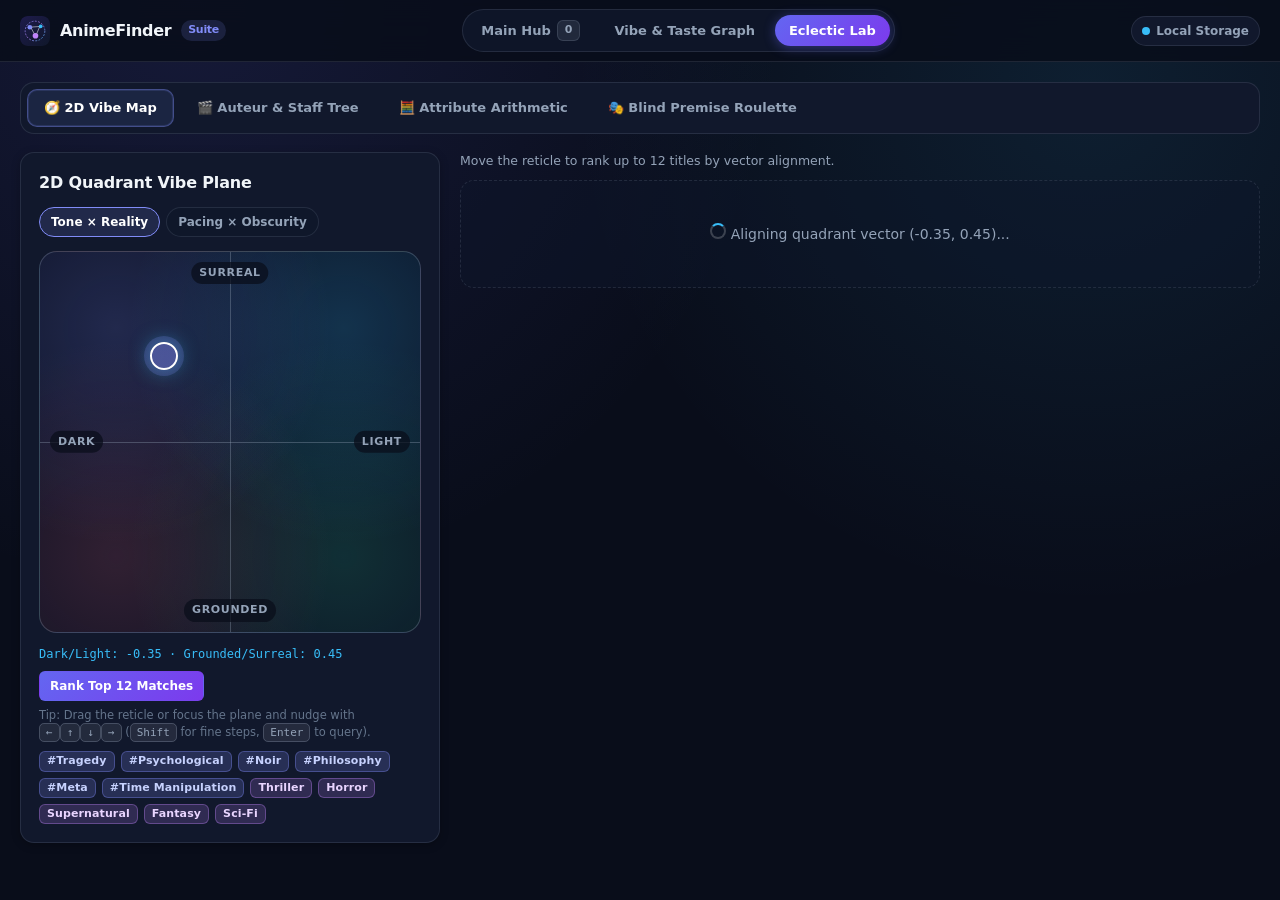
<file: eclectic-lab.html>
<!DOCTYPE html>
<html lang="en">
<head>
  <meta charset="UTF-8">
  <meta name="viewport" content="width=device-width, initial-scale=1.0">
  <meta http-equiv="Content-Security-Policy" content="default-src 'self'; script-src 'self' 'unsafe-inline' 'wasm-unsafe-eval' https://cdn.jsdelivr.net; style-src 'self' 'unsafe-inline'; img-src 'self' https: data: blob:; connect-src 'self' https:; frame-src https://www.youtube-nocookie.com https://www.youtube.com; worker-src 'self' blob:; object-src 'none'; base-uri 'self'; form-action 'self';">
  <meta name="referrer" content="no-referrer-when-downgrade">
  <title>AnimeFinder — Eclectic Discovery Lab</title>
  <meta name="description" content="Experimental anime discovery tools: 2D Vibe Map, Auteur & Staff Tree, Attribute Arithmetic, and Blind Premise Roulette.">
  <meta name="theme-color" content="#090d1a">
  <meta name="mobile-web-app-capable" content="yes">
  <meta name="apple-mobile-web-app-status-bar-style" content="black-translucent">
  <meta name="apple-mobile-web-app-title" content="AnimeFinder">
  <link rel="icon" href="./icon.svg" type="image/svg+xml">
  <link rel="apple-touch-icon" href="./icon.svg">
  <link rel="manifest" href="./manifest.webmanifest">
  <link rel="stylesheet" href="./styles.css">
</head>
<body>
  <div id="af-nav-host"></div>

  <main class="container">
    <!-- Segmented Lab Tab Bar -->
    <div class="tabs-bar" role="tablist" aria-label="Eclectic Lab Modules">
      <button type="button" class="tab-btn active" role="tab" aria-selected="true" data-tab="vibe-map">🧭 2D Vibe Map</button>
      <button type="button" class="tab-btn" role="tab" aria-selected="false" data-tab="auteur">🎬 Auteur &amp; Staff Tree</button>
      <button type="button" class="tab-btn" role="tab" aria-selected="false" data-tab="arithmetic">🧮 Attribute Arithmetic</button>
      <button type="button" class="tab-btn" role="tab" aria-selected="false" data-tab="roulette">🎭 Blind Premise Roulette</button>
    </div>

    <!-- MODULE 1: 2D VIBE MAP -->
    <section id="lab-vibe-map" class="tab-panel" role="tabpanel">
      <div class="vibe-map-layout">
        <div class="panel">
          <div class="panel-header">
            <h2 class="panel-title">2D Quadrant Vibe Plane</h2>
            <div class="pills-row">
              <button type="button" class="pill active axis-btn" data-axis="tone-reality">Tone × Reality</button>
              <button type="button" class="pill axis-btn" data-axis="pacing-obscurity">Pacing × Obscurity</button>
            </div>
          </div>

          <!-- Draggable & Keyboard-Nudgeable Quadrant Plane (P1 A11y) -->
          <div
            id="quadrantPlane"
            class="quadrant-plane"
            tabindex="0"
            role="application"
            aria-label="2D Vibe Map Quadrant Plane. Use arrow keys to nudge coordinates, Shift plus arrows for fine adjustments, and Enter to search."
          >
            <div class="quadrant-axis-x"></div>
            <div class="quadrant-axis-y"></div>
            <span class="quadrant-label top" id="qLblTop">Surreal</span>
            <span class="quadrant-label bottom" id="qLblBottom">Grounded</span>
            <span class="quadrant-label left" id="qLblLeft">Dark</span>
            <span class="quadrant-label right" id="qLblRight">Light</span>
            <div id="quadrantReticle" class="quadrant-reticle" style="left:50%;top:50%;"></div>
          </div>

          <div style="display:flex;justify-content:space-between;align-items:center;margin-top:12px;gap:8px;flex-wrap:wrap;">
            <div id="vibeCoordsReadout" aria-live="polite" style="font-family:var(--font-mono);font-size:12px;color:var(--cyan);">
              x: 0.00 · y: 0.00
            </div>
            <button type="button" class="btn btn-primary btn-sm" id="searchQuadrantBtn">Rank Top 12 Matches</button>
          </div>
          <div style="font-size:11.5px;color:var(--text-dim);margin-top:6px;">
            Tip: Drag the reticle or focus the plane and nudge with <span class="kbd">←</span><span class="kbd">↑</span><span class="kbd">↓</span><span class="kbd">→</span> (<span class="kbd">Shift</span> for fine steps, <span class="kbd">Enter</span> to query).
          </div>
          <div id="quadrantSignals" class="pills-row" style="margin-top:10px;"></div>
        </div>

        <div>
          <div id="vibeMapMeta" style="font-size:12.5px;color:var(--text-muted);margin-bottom:10px;">Move the reticle to rank up to 12 titles by vector alignment.</div>
          <div id="vibeMapGrid" class="anime-grid"></div>
        </div>
      </div>
    </section>

    <!-- MODULE 2: AUTEUR & STAFF TREE -->
    <section id="lab-auteur" class="tab-panel" role="tabpanel" hidden>
      <div class="panel" style="margin-bottom:16px;">
        <div class="panel-header">
          <div>
            <h2 class="panel-title">Auteur &amp; Staff Tree</h2>
            <div style="font-size:12px;color:var(--text-muted);">Fetches up to 100 deduplicated anime credits in a single request and sorts them into 5 craft buckets.</div>
          </div>
        </div>
        <div style="display:flex;gap:8px;margin-bottom:12px;flex-wrap:wrap;position:relative;">
          <div style="position:relative;flex:1;min-width:220px;">
            <input id="staffSearchInput" type="search" class="input input-full" placeholder="Search any director, composer, writer, or animator..." autocomplete="off">
            <div id="staffDropdown" class="search-dropdown" role="listbox"></div>
          </div>
          <button type="button" class="btn btn-primary btn-sm" id="searchStaffBtn">Inspect Creator</button>
        </div>
        <div class="pills-row" id="curatedAuteursBar"></div>
      </div>

      <div id="auteurHeader" class="panel" hidden style="margin-bottom:14px;"></div>
      <div id="auteurBucketsBar" class="pills-row sticky-subbar" style="margin-bottom:14px;"></div>
      <div id="auteurGrid" class="anime-grid"></div>
    </section>

    <!-- MODULE 3: ATTRIBUTE ARITHMETIC -->
    <section id="lab-arithmetic" class="tab-panel" role="tabpanel" hidden>
      <div class="panel" style="margin-bottom:16px;">
        <div class="panel-header">
          <div>
            <h2 class="panel-title">Attribute Arithmetic (Signed Taste Equations)</h2>
            <div style="font-size:12px;color:var(--text-muted);">
              Combine anime, tags, and genres with <strong>+</strong> / <strong>−</strong> polarity. Click any term's sign to flip it. Excluded traits apply AniList <code>genre_not_in</code> / <code>tag_not_in</code> filters + negative scoring penalties.
            </div>
          </div>
          <div class="meta-row">
            <label style="display:inline-flex;align-items:center;gap:5px;font-size:12px;color:var(--text-muted);cursor:pointer;">
              <input type="checkbox" id="arithEntryPointsOnly" checked> Entry Points Only
            </label>
            <button type="button" class="btn btn-sm" id="resetDefaultEqBtn">Preset: Bebop + Mushishi − Action</button>
            <button type="button" class="btn btn-primary btn-sm" id="solveEquationBtn">= Solve Equation</button>
          </div>
        </div>

        <!-- Equation Bar -->
        <div id="equationBar" class="equation-bar" aria-label="Active taste equation"></div>

        <!-- Add Terms Controls -->
        <div class="grid-3" style="margin-top:14px;">
          <div style="position:relative;">
            <label for="eqAddAnime" style="font-size:11.5px;color:var(--text-muted);display:block;margin-bottom:4px;">+ Add Anime Term</label>
            <input id="eqAddAnime" type="search" class="input input-full" placeholder="Search anime (e.g. Serial Experiments Lain)..." autocomplete="off">
            <div id="eqAnimeDropdown" class="search-dropdown"></div>
          </div>
          <div>
            <label for="eqAddGenre" style="font-size:11.5px;color:var(--text-muted);display:block;margin-bottom:4px;">+ / − Add Genre Term</label>
            <div style="display:flex;gap:6px;">
              <select id="eqAddGenre" class="select" style="flex:1;"></select>
              <button type="button" class="btn btn-emerald btn-sm" id="eqAddGenrePlus">+</button>
              <button type="button" class="btn btn-danger btn-sm" id="eqAddGenreMinus">−</button>
            </div>
          </div>
          <div>
            <label for="eqAddTag" style="font-size:11.5px;color:var(--text-muted);display:block;margin-bottom:4px;">+ / − Add Canonical Tag</label>
            <div style="display:flex;gap:6px;">
              <input id="eqAddTag" list="eqTagDatalist" class="input input-full" placeholder="e.g. Cyberpunk, Iyashikei, Noir...">
              <datalist id="eqTagDatalist"></datalist>
              <button type="button" class="btn btn-emerald btn-sm" id="eqAddTagPlus">+</button>
              <button type="button" class="btn btn-danger btn-sm" id="eqAddTagMinus">−</button>
            </div>
          </div>
        </div>

      </div>

      <!-- Sticky Synthesized DNA Preview -->
      <div id="synthesizedDna" class="sticky-subbar" style="margin-bottom:14px;font-size:12px;color:var(--text-muted);" hidden></div>

      <div id="arithmeticGrid" class="anime-grid"></div>
    </section>

    <!-- MODULE 4: BLIND PREMISE ROULETTE -->
    <section id="lab-roulette" class="tab-panel" role="tabpanel" hidden>
      <div class="panel" style="margin-bottom:18px;">
        <div class="panel-header" style="margin-bottom:0;">
          <div>
            <h2 class="panel-title">Blind Premise Roulette</h2>
            <div style="font-size:12px;color:var(--text-muted);">Title tokens are stripped into <code>[REDACTED]</code> and artwork is hidden until reveal — discover under-seen titles purely on premise.</div>
          </div>
          <div class="meta-row">
            <select id="roulettePopSelect" class="select" aria-label="Obscurity ceiling">
              <option value="35000">Deep Cuts (&lt;35k pop)</option>
              <option value="80000" selected>Under-Seen Gems (&lt;80k pop)</option>
              <option value="0">Any Popularity</option>
            </select>
            <select id="rouletteGenreSelect" class="select" aria-label="Optional genre filter">
              <option value="">Any Genre</option>
            </select>
            <button type="button" class="btn btn-primary btn-sm" id="rollRouletteBtn">🎲 Roll New Premise</button>
          </div>
        </div>
      </div>

      <div id="rouletteStage"></div>
    </section>
  </main>

  <script src="./shared-core.js"></script>
  <script>
    (function () {
      'use strict';
      const AF = window.AnimeFinderCore;
      AF.mountNav('lab');

      let activeTab = 'vibe-map';
      let taxonomy = null;
      const loadedTabs = new Set();

      // ----------------------------------------------------------------------
      // Tab Switching
      // ----------------------------------------------------------------------
      function switchTab(tabName) {
        activeTab = tabName;
        document.querySelectorAll('.tabs-bar .tab-btn').forEach(btn => {
          const isAct = btn.dataset.tab === tabName;
          btn.classList.toggle('active', isAct);
          btn.setAttribute('aria-selected', String(isAct));
        });
        document.querySelectorAll('.tab-panel').forEach(sec => {
          sec.hidden = sec.id !== `lab-${tabName}`;
        });
        const url = new URL(window.location.href);
        url.searchParams.set('tab', tabName);
        history.replaceState(null, '', url.toString());

        if (!loadedTabs.has(tabName)) {
          loadedTabs.add(tabName);
          if (tabName === 'vibe-map') runQuadrantQuery();
          if (tabName === 'auteur') loadAuteur('Shinichirou Watanabe');
          if (tabName === 'arithmetic') initArithmetic();
          if (tabName === 'roulette') rollRoulette();
        }
      }

      document.querySelectorAll('.tabs-bar .tab-btn').forEach(btn => {
        btn.addEventListener('click', () => switchTab(btn.dataset.tab));
      });

      function renderLabCard(anime, badgeHtml = '') {
        const wl = AF.getState().watchlist[anime.id];
        const title = AF.getDisplayTitle(anime);
        const leadStudio = anime.studios?.nodes?.[0]?.name || '';
        const subTags = AF.getTopSubgenreTags(anime, 2);
        return `
          <article class="anime-card" tabindex="0" data-id="${anime.id}">
            <div class="anime-card-cover-wrap">
              <img class="anime-card-cover" src="${AF.escapeHtml(AF.getCover(anime))}" alt="${AF.escapeHtml(title)}" loading="lazy">
              <div class="anime-card-overlay-top">
                <div>${badgeHtml} ${wl ? `<span class="badge badge-emerald">${AF.escapeHtml(wl.status)}</span>` : ''}</div>
                ${anime.averageScore ? `<span class="badge badge-accent">★ ${anime.averageScore}%</span>` : ''}
              </div>
              <div class="anime-card-overlay-bottom">
                ${anime.source === 'ORIGINAL' ? `<span class="badge badge-amber">★ Original</span>` : ''}
                <span class="badge badge-muted">Pop ${AF.formatCompactNumber(anime.popularity)}</span>
                ${anime.seasonYear ? `<span class="badge badge-muted">${anime.seasonYear}</span>` : ''}
              </div>
              <button type="button" class="quick-wl-btn ${wl ? 'saved' : ''}" data-quick-wl="${anime.id}" title="${wl ? 'Saved in Watchlist (click to edit)' : 'Quick-add to Plan to Watch'}">${wl ? '✓ Saved' : '+ Save'}</button>
            </div>
            <div class="anime-card-body">
              <h3 class="anime-card-title">${AF.escapeHtml(title)}</h3>
              <div class="anime-card-meta">
                ${leadStudio
                  ? `<a href="./index.html?tab=archives&amp;studio=${encodeURIComponent(leadStudio)}" onclick="event.stopPropagation();" style="color:var(--cyan);font-weight:600;overflow:hidden;text-overflow:ellipsis;white-space:nowrap;">${AF.escapeHtml(leadStudio)}</a>`
                  : `<span>${AF.escapeHtml((anime.genres || []).slice(0, 2).join(', ') || anime.format || 'Anime')}</span>`}
                <a href="./vibe-graph.html?seed=${anime.id}" onclick="event.stopPropagation();" style="font-size:11px;flex-shrink:0;">Graph ↗</a>
              </div>
              ${subTags.length ? `<div style="font-size:10.5px;color:var(--text-dim);white-space:nowrap;overflow:hidden;text-overflow:ellipsis;">${subTags.map(t => '#' + AF.escapeHtml(t)).join(' · ')}</div>` : ''}
            </div>
          </article>
        `;
      }

      function wireCards(container, list) {
        const byId = new Map(list.map(m => [m.id, m]));
        container.querySelectorAll('.anime-card').forEach(card => {
          const open = () => AF.openDetailModal(byId.get(Number(card.dataset.id)) || Number(card.dataset.id));
          card.addEventListener('click', (ev) => { if (!ev.target.closest('a,button')) open(); });
          card.addEventListener('keydown', (ev) => { if (ev.key === 'Enter' || ev.key === ' ') { ev.preventDefault(); open(); } });
        });
        container.querySelectorAll('[data-quick-wl]').forEach(btn => {
          btn.addEventListener('click', (ev) => {
            ev.stopPropagation();
            const id = Number(btn.dataset.quickWl);
            const item = byId.get(id);
            const existing = AF.getState().watchlist[id];
            if (existing) {
              AF.openDetailModal(item || id);
            } else if (item) {
              AF.upsertWatchlistItem(item, { status: 'Plan to Watch' });
              btn.classList.add('saved');
              btn.textContent = '✓ Saved';
              AF.toast(`Added "${AF.getDisplayTitle(item)}" to Plan to Watch!`, 'success', 2000);
            }
          });
        });
      }

      // ----------------------------------------------------------------------
      // MODULE 1: 2D VIBE MAP (Tone × Reality | Pacing × Obscurity)
      // ----------------------------------------------------------------------
      const AXIS_DEFS = {
        'tone-reality': {
          left: 'Dark', right: 'Light', bottom: 'Grounded', top: 'Surreal',
          mapCoords(x, y) {
            const tags = [], genres = [], avoidTags = [], avoidGenres = [];
            if (x <= -0.25) {
              tags.push('Tragedy', 'Psychological', 'Noir'); genres.push('Thriller', 'Horror');
              avoidTags.push('Iyashikei', 'Cute Girls Doing Cute Things'); avoidGenres.push('Comedy');
            }
            if (x >= 0.25) {
              tags.push('Iyashikei', 'Coming of Age'); genres.push('Comedy', 'Slice of Life');
              avoidTags.push('Gore', 'Despair', 'Tragedy'); avoidGenres.push('Horror');
            }
            if (y <= -0.25) {
              tags.push('Seinen', 'Work', 'Historical'); genres.push('Drama', 'Sports');
              avoidGenres.push('Fantasy', 'Mecha');
            }
            if (y >= 0.25) {
              tags.push('Philosophy', 'Meta', 'Time Manipulation'); genres.push('Supernatural', 'Fantasy', 'Sci-Fi');
              avoidGenres.push('Sports');
            }
            if (!tags.length && !genres.length) { tags.push('Philosophy', 'Ensemble Cast'); genres.push('Drama', 'Mystery'); }
            return { tags, genres, avoidTags, avoidGenres, maxPopularity: null, minPopularity: null };
          }
        },
        'pacing-obscurity': {
          left: 'Slow-Burn', right: 'Frenetic', bottom: 'Mainstream', top: 'Deep Cut',
          mapCoords(x, y) {
            const tags = [], genres = [], avoidTags = [], avoidGenres = [];
            if (x <= -0.25) {
              tags.push('Iyashikei', 'Philosophy', 'Episodic'); genres.push('Slice of Life', 'Drama');
              avoidTags.push('Slapstick'); avoidGenres.push('Action');
            }
            if (x >= 0.25) {
              tags.push('Slapstick', 'Martial Arts', 'Super Power'); genres.push('Action', 'Adventure', 'Comedy');
              avoidTags.push('Iyashikei');
            }
            if (!tags.length) { tags.push('Mystery', 'Coming of Age'); genres.push('Drama', 'Sci-Fi'); }
            let maxPopularity = null;
            let minPopularity = null;
            if (y >= 0.35) maxPopularity = y >= 0.7 ? 25000 : 65000;
            else if (y <= -0.35) minPopularity = y <= -0.7 ? 180000 : 85000;
            return { tags, genres, avoidTags, avoidGenres, maxPopularity, minPopularity };
          }
        }
      };

      let axisMode = 'tone-reality';
      let reticleX = -0.35; // [-1, 1]
      let reticleY = 0.45;  // [-1, 1], +1 = top, -1 = bottom
      let quadrantDebounce = null;

      function updateReticleUI() {
        const def = AXIS_DEFS[axisMode];
        document.getElementById('qLblLeft').textContent = def.left;
        document.getElementById('qLblRight').textContent = def.right;
        document.getElementById('qLblTop').textContent = def.top;
        document.getElementById('qLblBottom').textContent = def.bottom;

        const leftPct = ((reticleX + 1) / 2) * 100;
        const topPct = ((1 - reticleY) / 2) * 100;
        const ret = document.getElementById('quadrantReticle');
        ret.style.left = leftPct + '%';
        ret.style.top = topPct + '%';

        document.getElementById('vibeCoordsReadout').textContent =
          `${def.left}/${def.right}: ${reticleX.toFixed(2)}  ·  ${def.bottom}/${def.top}: ${reticleY.toFixed(2)}`;

        const mapped = def.mapCoords(reticleX, reticleY);
        document.getElementById('quadrantSignals').innerHTML = [
          ...mapped.tags.map(t => `<span class="badge badge-accent">#${AF.escapeHtml(t)}</span>`),
          ...mapped.genres.map(g => `<span class="badge badge-purple">${AF.escapeHtml(g)}</span>`),
          mapped.maxPopularity ? `<span class="badge badge-amber">Pop &lt; ${AF.formatCompactNumber(mapped.maxPopularity)}</span>` : '',
          mapped.minPopularity ? `<span class="badge badge-cyan">Pop &gt; ${AF.formatCompactNumber(mapped.minPopularity)}</span>` : ''
        ].join('');
      }

      async function runQuadrantQuery() {
        const def = AXIS_DEFS[axisMode];
        const mapped = def.mapCoords(reticleX, reticleY);
        const grid = document.getElementById('vibeMapGrid');
        const meta = document.getElementById('vibeMapMeta');
        grid.innerHTML = `<div class="empty-state" style="grid-column:1/-1;"><span class="spinner"></span> Aligning quadrant vector (${reticleX.toFixed(2)}, ${reticleY.toFixed(2)})...</div>`;

        const popArgs = [
          mapped.maxPopularity ? `popularity_lesser: ${mapped.maxPopularity}` : '',
          mapped.minPopularity ? `popularity_greater: ${mapped.minPopularity}` : ''
        ].filter(Boolean).join(', ');
        const popClause = popArgs ? ', ' + popArgs : '';

        // AniList tag_in/genre_in use AND semantics — batch individual tag & genre aliases for true OR union in 1 request!
        const parts = [];
        const vars = {};
        const varDefs = [];
        mapped.tags.slice(0, 4).forEach((t, i) => {
          vars[`t${i}`] = t;
          varDefs.push(`$t${i}: String`);
          parts.push(`t${i}: Page(page: 1, perPage: 16) { media(type: ANIME, isAdult: false, tag: $t${i}${popClause}, sort: [SCORE_DESC, POPULARITY_DESC]) { ${AF.MEDIA_CARD_FIELDS} } }`);
        });
        mapped.genres.slice(0, 3).forEach((g, i) => {
          vars[`g${i}`] = g;
          varDefs.push(`$g${i}: String`);
          parts.push(`g${i}: Page(page: 1, perPage: 16) { media(type: ANIME, isAdult: false, genre: $g${i}${popClause}, sort: [SCORE_DESC, POPULARITY_DESC]) { ${AF.MEDIA_CARD_FIELDS} } }`);
        });
        const query = `query (${varDefs.join(', ')}) { ${parts.join('\n')} }`;

        try {
          const cacheKey = `lab_quad_v2_${axisMode}_${reticleX.toFixed(1)}_${reticleY.toFixed(1)}`;
          const data = await AF.anilistQuery(query, vars, { cacheKey, ttl: AF.TTL_DYNAMIC });
          const allMap = new Map();
          for (const bucket of Object.values(data || {})) {
            for (const m of (bucket?.media || [])) {
              if (m && !m.isAdult && !allMap.has(m.id)) allMap.set(m.id, m);
            }
          }

          const targetTags = new Set(mapped.tags.map(t => t.toLowerCase()));
          const targetGenres = new Set(mapped.genres.map(g => g.toLowerCase()));
          const avoidT = new Set((mapped.avoidTags || []).map(t => t.toLowerCase()));
          const avoidG = new Set((mapped.avoidGenres || []).map(g => g.toLowerCase()));

          const rawScored = Array.from(allMap.values()).map(m => {
            let align = 0;
            let hits = 0;
            for (const t of (m.tags || [])) {
              const tl = t.name.toLowerCase();
              if (targetTags.has(tl)) { align += (t.rank || 50) * 1.25; hits++; }
              if (avoidT.has(tl)) align -= (t.rank || 50) * 1.35;
            }
            for (const g of (m.genres || [])) {
              const gl = g.toLowerCase();
              if (targetGenres.has(gl)) { align += 44; hits++; }
              if (avoidG.has(gl)) align -= 75;
            }
            if (hits >= 2) align *= (1 + Math.min(4, hits) * 0.16);
            align += (m.averageScore || 60) * 0.28;
            return { media: m, align };
          }).sort((a, b) => b.align - a.align).slice(0, 12);

          // Differentiate % alignment across top 12 cleanly (range ~68% to 98%)
          const topAlign = rawScored[0]?.align || 1;
          const minAlign = rawScored[rawScored.length - 1]?.align || 0;
          const span = Math.max(25, topAlign - minAlign);
          const scored = rawScored.map((s, idx) => {
            const norm = (s.align - minAlign) / span;
            const pct = Math.min(98, Math.max(62, Math.round(68 + norm * 29 - idx * 0.4)));
            return { ...s, pct };
          });

          meta.textContent = `Top ${scored.length} vector-aligned titles for (${reticleX.toFixed(2)}, ${reticleY.toFixed(2)})`;
          grid.innerHTML = scored.length
            ? scored.map(s => renderLabCard(s.media, `<span class="badge badge-cyan">${s.pct}% match</span>`)).join('')
            : `<div class="empty-state" style="grid-column:1/-1;">No titles matched this exact coordinate. Try nudging slightly toward center.</div>`;
          wireCards(grid, scored.map(s => s.media));
        } catch (err) {
          grid.innerHTML = `<div class="empty-state" style="grid-column:1/-1;">Vibe Map error: ${AF.escapeHtml(err.message)}</div>`;
        }
      }

      const plane = document.getElementById('quadrantPlane');
      let draggingPlane = false;

      function setReticleFromPointer(ev) {
        const rect = plane.getBoundingClientRect();
        const nx = Math.max(-1, Math.min(1, ((ev.clientX - rect.left) / rect.width) * 2 - 1));
        const ny = Math.max(-1, Math.min(1, 1 - ((ev.clientY - rect.top) / rect.height) * 2));
        reticleX = nx;
        reticleY = ny;
        updateReticleUI();
      }

      plane.addEventListener('pointerdown', (ev) => {
        draggingPlane = true;
        plane.setPointerCapture(ev.pointerId);
        setReticleFromPointer(ev);
      });
      plane.addEventListener('pointermove', (ev) => {
        if (!draggingPlane) return;
        setReticleFromPointer(ev);
      });
      plane.addEventListener('pointerup', () => {
        if (!draggingPlane) return;
        draggingPlane = false;
        runQuadrantQuery();
      });

      // P1 Accessibility: Keyboard Arrow-Key Nudging on 2D Vibe Map Reticle
      plane.addEventListener('keydown', (ev) => {
        const step = ev.shiftKey ? 0.05 : 0.15;
        let changed = false;
        if (ev.key === 'ArrowLeft') { reticleX = Math.max(-1, reticleX - step); changed = true; }
        else if (ev.key === 'ArrowRight') { reticleX = Math.min(1, reticleX + step); changed = true; }
        else if (ev.key === 'ArrowUp') { reticleY = Math.min(1, reticleY + step); changed = true; }
        else if (ev.key === 'ArrowDown') { reticleY = Math.max(-1, reticleY - step); changed = true; }
        else if (ev.key === 'Enter' || ev.key === ' ') {
          ev.preventDefault();
          runQuadrantQuery();
          return;
        }
        if (changed) {
          ev.preventDefault();
          updateReticleUI();
          if (quadrantDebounce) clearTimeout(quadrantDebounce);
          quadrantDebounce = setTimeout(runQuadrantQuery, 450);
        }
      });

      document.querySelectorAll('.axis-btn').forEach(btn => {
        btn.addEventListener('click', () => {
          axisMode = btn.dataset.axis;
          document.querySelectorAll('.axis-btn').forEach(b => b.classList.toggle('active', b === btn));
          updateReticleUI();
          runQuadrantQuery();
        });
      });
      document.getElementById('searchQuadrantBtn').addEventListener('click', runQuadrantQuery);
      updateReticleUI();

      // ----------------------------------------------------------------------
      // MODULE 2: AUTEUR & STAFF TREE (8 Curated Creators + 100-Credit 5 Buckets)
      // ----------------------------------------------------------------------
      const CURATED_AUTEURS = [
        'Shinichirou Watanabe',
        'Satoshi Kon',
        'Masaaki Yuasa',
        'Hayao Miyazaki',
        'Hideaki Anno',
        'Naoko Yamada',
        'Yoko Kanno',
        'Gen Urobuchi'
      ];

      const CRAFT_BUCKETS = [
        'All Credits',
        'Director',
        'Music / Composer',
        'Script & Series Comp',
        'Design & Animation',
        'Other'
      ];

      let currentAuteurCredits = [];
      let activeBucket = 'All Credits';

      function classifyCraftRole(roleStr) {
        const r = String(roleStr || '').toLowerCase();
        // Check specialized directors BEFORE generic "director" so Animation/Art/Sound Directors land in the right bucket
        if (/(sound director|music|composer|sound|theme song|arrangement|piano|orchestra|insert song)/.test(r)) return 'Music / Composer';
        if (/(animation director|art director|character design|key anim|in-between|color|mechanical|prop|layout|director of photography|cgi|background|design)/.test(r)) return 'Design & Animation';
        if (/(script|series composition|screenplay|original creator|story|writer)/.test(r)) return 'Script & Series Comp';
        if (/(director|storyboard)/.test(r)) return 'Director';
        return 'Other';
      }

      document.getElementById('curatedAuteursBar').innerHTML = CURATED_AUTEURS.map(name =>
        `<button type="button" class="pill auteur-chip" data-name="${AF.escapeHtml(name)}">${AF.escapeHtml(name)}</button>`
      ).join('');
      document.querySelectorAll('.auteur-chip').forEach(btn => {
        btn.addEventListener('click', () => {
          document.getElementById('staffSearchInput').value = btn.dataset.name;
          loadAuteur(btn.dataset.name);
        });
      });

      // Live Staff Autocomplete Dropdown
      const staffInp = document.getElementById('staffSearchInput');
      const staffDrop = document.getElementById('staffDropdown');
      let staffTimer = null;
      staffInp.addEventListener('input', () => {
        const q = staffInp.value.trim();
        if (staffTimer) clearTimeout(staffTimer);
        if (q.length < 2) { staffDrop.classList.remove('open'); return; }
        staffTimer = setTimeout(async () => {
          try {
            const data = await AF.anilistQuery(
              `query ($s: String) { Page(page: 1, perPage: 6) { staff(search: $s, sort: [SEARCH_MATCH, FAVOURITES_DESC]) { id name { full native } image { medium } primaryOccupations } } }`,
              { s: q },
              { cacheKey: `staff_search_${q.toLowerCase()}`, ttl: AF.TTL_STABLE }
            );
            const list = data?.Page?.staff || [];
            if (!list.length) { staffDrop.classList.remove('open'); return; }
            staffDrop.innerHTML = list.map(st => `
              <div class="search-item" data-name="${AF.escapeHtml(st.name.full)}">
                ${st.image?.medium ? `<img src="${AF.escapeHtml(st.image.medium)}" alt="" style="width:36px;height:48px;">` : ''}
                <div>
                  <div style="font-weight:700;font-size:13px;">${AF.escapeHtml(st.name.full)}</div>
                  <div style="font-size:11px;color:var(--text-muted);">${AF.escapeHtml((st.primaryOccupations || []).slice(0, 3).join(' · ') || st.name.native || '')}</div>
                </div>
              </div>
            `).join('');
            staffDrop.classList.add('open');
            staffDrop.querySelectorAll('.search-item').forEach(row => {
              row.addEventListener('click', () => {
                staffInp.value = row.dataset.name;
                staffDrop.classList.remove('open');
                loadAuteur(row.dataset.name);
              });
            });
          } catch {}
        }, 300);
      });
      document.addEventListener('click', (ev) => {
        if (!ev.target.closest('#staffSearchInput') && !ev.target.closest('#staffDropdown')) staffDrop.classList.remove('open');
      });

      document.getElementById('searchStaffBtn').addEventListener('click', () => {
        staffDrop.classList.remove('open');
        const q = staffInp.value.trim();
        if (q) loadAuteur(q);
      });
      staffInp.addEventListener('keydown', (ev) => {
        if (ev.key === 'Enter') {
          staffDrop.classList.remove('open');
          const q = ev.target.value.trim();
          if (q) loadAuteur(q);
        }
      });

      async function loadAuteur(name) {
        const header = document.getElementById('auteurHeader');
        const bucketsBar = document.getElementById('auteurBucketsBar');
        const grid = document.getElementById('auteurGrid');
        header.hidden = true;
        bucketsBar.innerHTML = '';
        grid.innerHTML = `<div class="empty-state" style="grid-column:1/-1;"><span class="spinner"></span> Fetching up to 100 anime credits for "${AF.escapeHtml(name)}"...</div>`;

        // Use Page { staff(search: ...) } instead of Staff(search:) so romanization variants never throw HTTP 404
        const query = `
          query ($search: String) {
            Page(page: 1, perPage: 1) {
              staff(search: $search, sort: [SEARCH_MATCH, FAVOURITES_DESC]) {
                id
                name { full native }
                image { large medium }
                primaryOccupations
                description(asHtml: false)
                p1: staffMedia(page: 1, perPage: 50, type: ANIME, sort: [SCORE_DESC, POPULARITY_DESC]) {
                  edges { staffRole node { ${AF.MEDIA_CARD_FIELDS} } }
                }
                p2: staffMedia(page: 2, perPage: 50, type: ANIME, sort: [SCORE_DESC, POPULARITY_DESC]) {
                  edges { staffRole node { ${AF.MEDIA_CARD_FIELDS} } }
                }
              }
            }
          }
        `;
        try {
          const data = await AF.anilistQuery(query, { search: name }, {
            cacheKey: `lab_auteur_v2_${name.toLowerCase()}`,
            ttl: AF.TTL_STABLE
          });
          const staff = data?.Page?.staff?.[0];
          if (!staff) {
            grid.innerHTML = `<div class="empty-state" style="grid-column:1/-1;">Creator "${AF.escapeHtml(name)}" not found on AniList.</div>`;
            return;
          }

          // Deduplicate up to 100 anime credits, preserving per-bucket role labels!
          const creditMap = new Map();
          const allEdges = [...(staff.p1?.edges || []), ...(staff.p2?.edges || [])];
          for (const e of allEdges) {
            const m = e?.node;
            if (!m || m.isAdult) continue;
            const role = e.staffRole || 'Staff';
            const bucket = classifyCraftRole(role);
            if (!creditMap.has(m.id)) {
              creditMap.set(m.id, { media: m, roles: [role], buckets: new Set([bucket]), rolesByBucket: { [bucket]: [role] } });
            } else {
              const rec = creditMap.get(m.id);
              if (!rec.roles.includes(role)) rec.roles.push(role);
              rec.buckets.add(bucket);
              if (!rec.rolesByBucket[bucket]) rec.rolesByBucket[bucket] = [];
              if (!rec.rolesByBucket[bucket].includes(role)) rec.rolesByBucket[bucket].push(role);
            }
          }

          currentAuteurCredits = Array.from(creditMap.values());
          activeBucket = 'All Credits';

          header.hidden = false;
          header.innerHTML = `
            <div style="display:flex;gap:14px;align-items:center;flex-wrap:wrap;">
              ${staff.image?.large ? `<img src="${AF.escapeHtml(staff.image.large)}" alt="${AF.escapeHtml(staff.name.full)}" style="width:68px;height:68px;object-fit:cover;border-radius:50%;border:2px solid var(--accent);">` : ''}
              <div style="flex:1;min-width:220px;">
                <h3 style="margin:0;font-size:17px;">${AF.escapeHtml(staff.name.full)} <span style="font-size:12px;color:var(--text-muted);font-weight:400;">${AF.escapeHtml(staff.name.native || '')}</span></h3>
                <div style="font-size:12px;color:var(--cyan);margin-top:2px;">${AF.escapeHtml((staff.primaryOccupations || []).join(' · '))}</div>
                <p style="margin:6px 0 0;font-size:12.5px;color:var(--text-muted);display:-webkit-box;-webkit-line-clamp:2;-webkit-box-orient:vertical;overflow:hidden;">
                  ${AF.escapeHtml(AF.stripHtml(staff.description) || `${currentAuteurCredits.length} deduplicated anime credits indexed.`)}
                </p>
              </div>
              <span class="badge badge-accent">${currentAuteurCredits.length} Unique Credits</span>
            </div>
          `;
          renderAuteurCredits();
        } catch (err) {
          grid.innerHTML = `<div class="empty-state" style="grid-column:1/-1;">Auteur fetch failed: ${AF.escapeHtml(err.message)}</div>`;
        }
      }

      function renderAuteurCredits() {
        const bucketsBar = document.getElementById('auteurBucketsBar');
        const grid = document.getElementById('auteurGrid');

        const counts = {};
        CRAFT_BUCKETS.forEach(b => { counts[b] = 0; });
        counts['All Credits'] = currentAuteurCredits.length;
        currentAuteurCredits.forEach(c => {
          c.buckets.forEach(b => { counts[b] = (counts[b] || 0) + 1; });
        });

        bucketsBar.innerHTML = CRAFT_BUCKETS.map(b => `
          <button type="button" class="pill ${activeBucket === b ? 'active' : ''}" data-bucket="${AF.escapeHtml(b)}">
            ${AF.escapeHtml(b)} <span class="badge badge-muted">${counts[b] || 0}</span>
          </button>
        `).join('');
        bucketsBar.querySelectorAll('.pill').forEach(btn => {
          btn.addEventListener('click', () => {
            activeBucket = btn.dataset.bucket;
            renderAuteurCredits();
          });
        });

        const filtered = activeBucket === 'All Credits'
          ? currentAuteurCredits
          : currentAuteurCredits.filter(c => c.buckets.has(activeBucket));

        const pickRole = (c) => {
          if (activeBucket !== 'All Credits' && c.rolesByBucket?.[activeBucket]?.length) {
            // Prefer exact "Director" over "Storyboard" inside Director bucket
            const list = c.rolesByBucket[activeBucket];
            return list.find(r => /^director$/i.test(r)) || list[0];
          }
          return c.roles.find(r => /^director$/i.test(r)) || c.roles[0];
        };

        grid.innerHTML = filtered.length
          ? filtered.map(c => renderLabCard(c.media, `<span class="badge badge-purple">${AF.escapeHtml(pickRole(c))}</span>`)).join('')
          : `<div class="empty-state" style="grid-column:1/-1;">No credits in the "${AF.escapeHtml(activeBucket)}" craft bucket.</div>`;
        wireCards(grid, filtered.map(c => c.media));
      }

      // ----------------------------------------------------------------------
      // MODULE 3: ATTRIBUTE ARITHMETIC (Signed Equations + Exclusion Filters)
      // ----------------------------------------------------------------------
      let eqTerms = []; // { type: 'anime'|'genre'|'tag', label, sign: +1|-1, anime?: obj }
      let arithmeticInitialized = false;

      async function ensureTaxonomyLoaded() {
        if (taxonomy) return taxonomy;
        taxonomy = await AF.getTaxonomy();
        const gSel = document.getElementById('eqAddGenre');
        const rSel = document.getElementById('rouletteGenreSelect');
        gSel.innerHTML = taxonomy.genres.map(g => `<option value="${AF.escapeHtml(g)}">${AF.escapeHtml(g)}</option>`).join('');
        rSel.innerHTML = `<option value="">Any Genre</option>` + taxonomy.genres.map(g => `<option value="${AF.escapeHtml(g)}">${AF.escapeHtml(g)}</option>`).join('');

        const dl = document.getElementById('eqTagDatalist');
        dl.innerHTML = taxonomy.tags.map(t => `<option value="${AF.escapeHtml(t.name)}"></option>`).join('');
        return taxonomy;
      }

      function renderEquationBar() {
        const bar = document.getElementById('equationBar');
        if (!eqTerms.length) {
          bar.innerHTML = `<span style="color:var(--text-dim);font-size:13px;">Add anime, genres, or tags below to build a taste equation...</span>`;
          return;
        }
        bar.innerHTML = eqTerms.map((t, idx) => `
          <div class="eq-term ${t.sign > 0 ? 'plus' : 'minus'}">
            <button type="button" class="eq-sign-btn" data-idx="${idx}" title="Click to flip + / − polarity">${t.sign > 0 ? '+' : '−'}</button>
            <span>${AF.escapeHtml(t.label)}</span>
            <span style="font-size:10px;opacity:0.75;text-transform:uppercase;">${t.type}</span>
            <button type="button" class="eq-remove-btn" data-idx="${idx}" aria-label="Remove ${AF.escapeHtml(t.label)}">✕</button>
          </div>
        `).join('');

        bar.querySelectorAll('.eq-sign-btn').forEach(btn => {
          btn.addEventListener('click', () => {
            const idx = Number(btn.dataset.idx);
            eqTerms[idx].sign *= -1;
            renderEquationBar();
            solveEquation();
          });
        });
        bar.querySelectorAll('.eq-remove-btn').forEach(btn => {
          btn.addEventListener('click', () => {
            eqTerms.splice(Number(btn.dataset.idx), 1);
            renderEquationBar();
            solveEquation();
          });
        });
      }

      function synthesizeDna() {
        const posTags = new Map();
        const negTags = new Set();
        const posGenres = new Map();
        const negGenres = new Set();
        const seedIds = new Set();

        for (const term of eqTerms) {
          if (term.type === 'anime' && term.anime) {
            seedIds.add(term.anime.id);
            const a = term.anime;
            for (const g of (a.genres || [])) {
              if (term.sign > 0) posGenres.set(g, (posGenres.get(g) || 0) + 1);
              else negGenres.add(g);
            }
            for (const t of (a.tags || []).filter(x => !x.isMediaSpoiler && (x.rank || 0) >= 55).slice(0, 8)) {
              if (term.sign > 0) posTags.set(t.name, (posTags.get(t.name) || 0) + (t.rank || 50));
              else negTags.add(t.name);
            }
          } else if (term.type === 'genre') {
            if (term.sign > 0) posGenres.set(term.label, (posGenres.get(term.label) || 0) + 2);
            else negGenres.add(term.label);
          } else if (term.type === 'tag') {
            if (term.sign > 0) posTags.set(term.label, (posTags.get(term.label) || 0) + 120);
            else negTags.add(term.label);
          }
        }

        // Remove any explicitly negated items from positives
        negGenres.forEach(g => posGenres.delete(g));
        negTags.forEach(t => posTags.delete(t));

        const topPosTags = Array.from(posTags.entries()).sort((a, b) => b[1] - a[1]).slice(0, 6).map(([k]) => k);
        const topPosGenres = Array.from(posGenres.entries()).sort((a, b) => b[1] - a[1]).slice(0, 4).map(([k]) => k);

        return {
          posTags: topPosTags,
          posGenres: topPosGenres,
          negTags: Array.from(negTags).slice(0, 6),
          negGenres: Array.from(negGenres).slice(0, 6),
          seedIds
        };
      }

      async function solveEquation() {
        const dnaBox = document.getElementById('synthesizedDna');
        const grid = document.getElementById('arithmeticGrid');
        if (!eqTerms.length) {
          dnaBox.innerHTML = '';
          dnaBox.hidden = true;
          grid.innerHTML = `<div class="empty-state" style="grid-column:1/-1;">Add at least one positive term to solve.</div>`;
          return;
        }

        const dna = synthesizeDna();
        dnaBox.hidden = false;
        dnaBox.innerHTML = `
          <div class="meta-row">
            <strong style="color:var(--text);">Synthesized DNA:</strong>
            ${dna.posGenres.map(g => `<span class="badge badge-emerald">+ ${AF.escapeHtml(g)}</span>`).join('')}
            ${dna.posTags.map(t => `<span class="badge badge-cyan">+ #${AF.escapeHtml(t)}</span>`).join('')}
            ${dna.negGenres.map(g => `<span class="badge badge-rose">− ${AF.escapeHtml(g)}</span>`).join('')}
            ${dna.negTags.map(t => `<span class="badge badge-rose">− #${AF.escapeHtml(t)}</span>`).join('')}
          </div>
        `;

        grid.innerHTML = `<div class="empty-state" style="grid-column:1/-1;"><span class="spinner"></span> Solving signed attribute equation on AniList...</div>`;

        const vars = {};
        const varDefs = [];
        const exclArgs = [];
        if (dna.negGenres.length) { vars.negGenres = dna.negGenres; varDefs.push('$negGenres: [String]'); exclArgs.push('genre_not_in: $negGenres'); }
        if (dna.negTags.length) { vars.negTags = dna.negTags; varDefs.push('$negTags: [String]'); exclArgs.push('tag_not_in: $negTags'); }

        const parts = [];
        const exclStr = exclArgs.length ? ', ' + exclArgs.join(', ') : '';
        // Use individual union aliases (AniList tag_in/genre_in are AND-semantics)
        dna.posTags.slice(0, 4).forEach((t, i) => {
          vars[`pt${i}`] = t;
          varDefs.push(`$pt${i}: String`);
          parts.push(`pt${i}: Page(page: 1, perPage: 16) { media(type: ANIME, isAdult: false, tag: $pt${i}${exclStr}, sort: [SCORE_DESC, POPULARITY_DESC]) { ${AF.MEDIA_CARD_FIELDS} } }`);
        });
        dna.posGenres.slice(0, 3).forEach((g, i) => {
          vars[`pg${i}`] = g;
          varDefs.push(`$pg${i}: String`);
          parts.push(`pg${i}: Page(page: 1, perPage: 16) { media(type: ANIME, isAdult: false, genre: $pg${i}${exclStr}, sort: [SCORE_DESC, POPULARITY_DESC]) { ${AF.MEDIA_CARD_FIELDS} } }`);
        });
        if (!parts.length) {
          parts.push(`base: Page(page: 1, perPage: 30) { media(type: ANIME, isAdult: false${exclStr}, sort: [SCORE_DESC]) { ${AF.MEDIA_CARD_FIELDS} } }`);
        }

        const header = varDefs.length ? `query (${varDefs.join(', ')})` : 'query';
        try {
          const data = await AF.anilistQuery(`${header} { ${parts.join('\n')} }`, vars);
          const pool = new Map();
          for (const bucket of Object.values(data || {})) {
            for (const m of (bucket?.media || [])) {
              if (m && !m.isAdult && !dna.seedIds.has(m.id) && !pool.has(m.id)) {
                pool.set(m.id, m);
              }
            }
          }

          const posT = new Set(dna.posTags.map(x => x.toLowerCase()));
          const posG = new Set(dna.posGenres.map(x => x.toLowerCase()));
          const negT = new Set(dna.negTags.map(x => x.toLowerCase()));
          const negG = new Set(dna.negGenres.map(x => x.toLowerCase()));

          const allRanked = Array.from(pool.values()).map(m => {
            let score = 0;
            let hitCount = 0;
            for (const t of (m.tags || [])) {
              const tl = t.name.toLowerCase();
              if (posT.has(tl)) { score += (t.rank || 50) * 1.25; hitCount++; }
              if (negT.has(tl)) score -= (t.rank || 50) * 1.8; // Negative penalty
            }
            for (const g of (m.genres || [])) {
              const gl = g.toLowerCase();
              if (posG.has(gl)) { score += 45; hitCount++; }
              if (negG.has(gl)) score -= 90;
            }
            if (hitCount >= 3) score *= 1.18;
            score += (m.averageScore || 65) * 0.4;
            return { media: m, score };
          }).sort((a, b) => b.score - a.score);

          // Deduplicate franchise recap/sequel clusters + optional Entry Points Only filter
          const entryOnly = document.getElementById('arithEntryPointsOnly')?.checked;
          const seenFranchise = new Set();
          const ranked = [];
          for (const item of allRanked) {
            if (entryOnly && AF.isSequelOrRecap(item.media)) continue;
            const stem = AF.getDisplayTitle(item.media)
              .toLowerCase()
              .split(/[:\-–—(]/)[0]
              .replace(/\b(season|part|movie|the movie|ova|2nd|3rd|4th|ii|iii|iv)\b.*$/i, '')
              .replace(/[^a-z0-9\s]/g, '')
              .trim()
              .split(/\s+/)
              .slice(0, 3)
              .join(' ');
            if (stem.length >= 4 && seenFranchise.has(stem)) continue;
            if (stem.length >= 4) seenFranchise.add(stem);
            ranked.push(item);
            if (ranked.length >= 18) break;
          }

          grid.innerHTML = ranked.length
            ? ranked.map((r, i) => renderLabCard(r.media, `<span class="badge badge-emerald">#${i + 1} Fit</span>`)).join('')
            : `<div class="empty-state" style="grid-column:1/-1;">No results satisfied all exclusion constraints. Try flipping or removing a negative term.</div>`;
          wireCards(grid, ranked.map(r => r.media));
        } catch (err) {
          grid.innerHTML = `<div class="empty-state" style="grid-column:1/-1;">Equation solver error: ${AF.escapeHtml(err.message)}</div>`;
        }
      }

      async function loadDefaultPresetEquation() {
        const [bebop, mushishi] = await Promise.all([
          AF.fetchAnimeById(1),   // Cowboy Bebop
          AF.fetchAnimeById(457)  // Mushishi
        ]);
        eqTerms = [];
        if (bebop) eqTerms.push({ type: 'anime', label: AF.getDisplayTitle(bebop), sign: 1, anime: bebop });
        if (mushishi) eqTerms.push({ type: 'anime', label: AF.getDisplayTitle(mushishi), sign: 1, anime: mushishi });
        eqTerms.push({ type: 'genre', label: 'Action', sign: -1 });
        renderEquationBar();
        solveEquation();
      }

      async function initArithmetic(seedIdOverride = null) {
        await ensureTaxonomyLoaded();
        if (arithmeticInitialized && !seedIdOverride) return;
        arithmeticInitialized = true;

        const params = new URLSearchParams(window.location.search);
        const seedId = seedIdOverride || Number(params.get('seed'));
        if (seedId) {
          const seeded = await AF.fetchAnimeById(seedId);
          if (seeded) {
            eqTerms = [{ type: 'anime', label: AF.getDisplayTitle(seeded), sign: 1, anime: seeded }];
            renderEquationBar();
            solveEquation();
            return;
          }
        }
        await loadDefaultPresetEquation();
      }

      // Wire Arithmetic inputs
      const eqAnimeInp = document.getElementById('eqAddAnime');
      const eqAnimeDrop = document.getElementById('eqAnimeDropdown');
      let eqSearchTimer = null;
      eqAnimeInp.addEventListener('input', () => {
        const q = eqAnimeInp.value.trim();
        if (eqSearchTimer) clearTimeout(eqSearchTimer);
        if (q.length < 2) { eqAnimeDrop.classList.remove('open'); return; }
        eqSearchTimer = setTimeout(async () => {
          const hits = await AF.searchAnimeQuick(q, 6);
          if (!hits.length) { eqAnimeDrop.classList.remove('open'); return; }
          eqAnimeDrop.innerHTML = hits.map(m => `
            <div class="search-item" data-id="${m.id}">
              <img src="${AF.escapeHtml(AF.getCover(m))}" alt="">
              <div>
                <div style="font-weight:700;font-size:13px;">${AF.escapeHtml(AF.getDisplayTitle(m))}</div>
                <div style="font-size:11px;color:var(--text-muted);">${m.seasonYear || ''} · ${(m.genres || []).slice(0, 2).join(', ')}</div>
              </div>
            </div>
          `).join('');
          eqAnimeDrop.classList.add('open');
          eqAnimeDrop.querySelectorAll('.search-item').forEach((row, idx) => {
            row.addEventListener('click', () => {
              const m = hits[idx];
              eqTerms.push({ type: 'anime', label: AF.getDisplayTitle(m), sign: 1, anime: m });
              eqAnimeInp.value = '';
              eqAnimeDrop.classList.remove('open');
              renderEquationBar();
              solveEquation();
            });
          });
        }, 300);
      });

      document.getElementById('eqAddGenrePlus').addEventListener('click', () => {
        const g = document.getElementById('eqAddGenre').value;
        if (g) { eqTerms.push({ type: 'genre', label: g, sign: 1 }); renderEquationBar(); solveEquation(); }
      });
      document.getElementById('eqAddGenreMinus').addEventListener('click', () => {
        const g = document.getElementById('eqAddGenre').value;
        if (g) { eqTerms.push({ type: 'genre', label: g, sign: -1 }); renderEquationBar(); solveEquation(); }
      });
      function canonicalizeTag(input) {
        if (!taxonomy?.tags?.length) return input.trim();
        const low = input.trim().toLowerCase();
        const exact = taxonomy.tags.find(t => t.name.toLowerCase() === low);
        if (exact) return exact.name;
        const partial = taxonomy.tags.find(t => t.name.toLowerCase().startsWith(low));
        return partial ? partial.name : null;
      }

      document.getElementById('eqAddTagPlus').addEventListener('click', () => {
        const raw = document.getElementById('eqAddTag').value.trim();
        const t = canonicalizeTag(raw);
        if (!t) return AF.toast(`"${raw}" is not a canonical AniList tag. Pick from the suggestions.`, 'warn');
        eqTerms.push({ type: 'tag', label: t, sign: 1 }); document.getElementById('eqAddTag').value = ''; renderEquationBar(); solveEquation();
      });
      document.getElementById('eqAddTagMinus').addEventListener('click', () => {
        const raw = document.getElementById('eqAddTag').value.trim();
        const t = canonicalizeTag(raw);
        if (!t) return AF.toast(`"${raw}" is not a canonical AniList tag. Pick from the suggestions.`, 'warn');
        eqTerms.push({ type: 'tag', label: t, sign: -1 }); document.getElementById('eqAddTag').value = ''; renderEquationBar(); solveEquation();
      });
      document.getElementById('resetDefaultEqBtn').addEventListener('click', loadDefaultPresetEquation);
      document.getElementById('solveEquationBtn').addEventListener('click', solveEquation);
      document.getElementById('arithEntryPointsOnly').addEventListener('change', solveEquation);
      document.addEventListener('click', (ev) => {
        if (!ev.target.closest('#eqAddAnime') && !ev.target.closest('#eqAnimeDropdown')) {
          eqAnimeDrop.classList.remove('open');
        }
      });

      // ----------------------------------------------------------------------
      // MODULE 4: BLIND PREMISE ROULETTE (Redacted Tokens + Blind Watchlist Save)
      // ----------------------------------------------------------------------
      let roulettePool = [];
      let currentRoulette = null;
      let rouletteRevealed = false;
      let rouletteHints = { era: false, studio: false, source: false, staff: false };

      function redactSynopsis(anime) {
        let text = AF.stripHtml(anime.description || '');
        if (!text) return 'No synopsis available.';
        // Strip metadata footers like "(Source: MAL Rewrite)" or "[Written by MAL Rewrite]"
        text = text.replace(/\s*(\(Source:[^)]+\)|\[Written by[^\]]+\])\s*/gi, ' ').trim();

        const titles = [anime.title?.english, anime.title?.romaji, anime.title?.native].filter(Boolean);
        const tokens = new Set();
        const ignore = new Set(['the','and','for','with','from','into','that','this','season','movie','part','ova','ona','story','world','life','anime','series']);

        for (const t of titles) {
          if (t.length >= 2) tokens.add(t);
          t.split(/[^a-zA-Z0-9\u3040-\u30ff\u4e00-\u9faf]+/).forEach(w => {
            const isCjk = /[\u3040-\u30ff\u4e00-\u9faf]/.test(w);
            if ((isCjk && w.length >= 2) || (w.length >= 4 && !ignore.has(w.toLowerCase()))) {
              tokens.add(w);
            }
          });
        }

        const sorted = Array.from(tokens).sort((a, b) => b.length - a.length);
        let safe = AF.escapeHtml(text);
        for (const tok of sorted) {
          const esc = AF.escapeHtml(tok).replace(/[.*+?^${}()|[\]\\]/g, '\\$&');
          const isAsciiWord = /^[a-zA-Z0-9]+$/.test(tok);
          const re = isAsciiWord
            ? new RegExp(`(?<![a-zA-Z0-9])${esc}(?![a-zA-Z0-9])`, 'gi')
            : new RegExp(esc, 'gi');
          safe = safe.replace(re, '<span class="redacted-token">[REDACTED]</span>');
        }
        return safe;
      }

      async function rollRoulette(refetch = false) {
        await ensureTaxonomyLoaded();
        const stage = document.getElementById('rouletteStage');
        const popMax = Number(document.getElementById('roulettePopSelect').value) || 0;
        const genre = document.getElementById('rouletteGenreSelect').value;

        if (refetch || !roulettePool.length) {
          stage.innerHTML = `<div class="empty-state"><span class="spinner"></span> Drawing blind premise candidates...</div>`;
          const page = Math.floor(Math.random() * 8) + 1;
          const query = `
            query ($page: Int ${genre ? ', $genre: String' : ''}) {
              Page(page: $page, perPage: 30) {
                media(type: ANIME, isAdult: false, averageScore_greater: 70 ${popMax ? `, popularity_lesser: ${popMax}` : ''} ${genre ? ', genre: $genre' : ''}, sort: [SCORE_DESC]) {
                  ${AF.MEDIA_CARD_FIELDS}
                }
              }
            }
          `;
          try {
            const vars = { page };
            if (genre) vars.genre = genre;
            const data = await AF.anilistQuery(query, vars);
            const rawPool = (data?.Page?.media || []).filter(m => m && m.description && m.description.length > 90);
            const entryPool = rawPool.filter(m => !AF.isSequelOrRecap(m));
            roulettePool = entryPool.length >= 4 ? entryPool : rawPool;
          } catch (err) {
            stage.innerHTML = `<div class="empty-state">Roulette query failed: ${AF.escapeHtml(err.message)}</div>`;
            return;
          }
        }

        if (!roulettePool.length) {
          stage.innerHTML = `<div class="empty-state">No premises matched those filters. Try widening popularity or genre.</div>`;
          return;
        }
        const idx = Math.floor(Math.random() * roulettePool.length);
        currentRoulette = roulettePool.splice(idx, 1)[0];
        rouletteRevealed = false;
        rouletteHints = { era: false, studio: false, source: false, staff: false };
        renderRouletteCard();
      }

      function renderRouletteCard() {
        const stage = document.getElementById('rouletteStage');
        const m = currentRoulette;
        if (!m) return;
        const wl = AF.getState().watchlist[m.id];

        if (!rouletteRevealed) {
          const studioName = (m.studios?.nodes || []).map(s => s.name).join(', ') || 'Unknown Studio';
          const sourceLbl = AF.formatSourceLabel(m.source) || 'Unknown';
          const staffList = AF.getKeyStaff(m).map(s => `${s.role}: ${s.name}`).join(' · ') || 'No lead staff indexed';
          const eraFmt = `${m.seasonYear || 'Unknown Year'} · ${m.format || 'Anime'}${m.episodes ? ' · ' + (m.episodes === 1 ? '1 ep' : m.episodes + ' eps') : ''}`;

          stage.innerHTML = `
            <div class="roulette-card">
              <div class="meta-row" style="justify-content:space-between;margin-bottom:14px;">
                <span class="badge badge-amber">MYSTERY PREMISE · ARTWORK &amp; TITLE HIDDEN</span>
                <div class="meta-row">
                  ${(m.genres || []).slice(0, 3).map(g => `<span class="badge badge-purple">${AF.escapeHtml(g)}</span>`).join('')}
                </div>
              </div>
              <p style="font-size:15px;line-height:1.7;color:#e2e8f0;margin:0 0 16px;white-space:pre-line;">
                ${redactSynopsis(m)}
              </p>
              <!-- Optional Spoiler-Free Pedigree Hints -->
              <div style="margin-bottom:18px;padding:12px;border-radius:10px;background:rgba(9,13,26,0.55);border:1px solid var(--border);">
                <div style="font-size:11px;font-weight:700;color:var(--text-dim);text-transform:uppercase;margin-bottom:8px;">Spoiler-Free Pedigree Hints (Click to Peek)</div>
                <div class="pills-row">
                  <button type="button" class="pill ${rouletteHints.era ? 'active' : ''}" data-hint="era">${rouletteHints.era ? '📅 ' + AF.escapeHtml(eraFmt) : '📅 Reveal Era &amp; Format'}</button>
                  <button type="button" class="pill ${rouletteHints.studio ? 'active' : ''}" data-hint="studio">${rouletteHints.studio ? '🎬 ' + AF.escapeHtml(studioName) : '🎬 Reveal Studio'}</button>
                  <button type="button" class="pill ${rouletteHints.source ? 'active' : ''}" data-hint="source">${rouletteHints.source ? '📖 Source: ' + AF.escapeHtml(sourceLbl) : '📖 Reveal Source'}</button>
                  <button type="button" class="pill ${rouletteHints.staff ? 'active' : ''}" data-hint="staff">${rouletteHints.staff ? '🎼 ' + AF.escapeHtml(staffList) : '🎼 Reveal Director / Composer'}</button>
                </div>
              </div>
              <div class="meta-row">
                <button type="button" class="btn btn-emerald" id="blindSaveBtn">${wl ? '✓ Saved Blindly (' + AF.escapeHtml(wl.status) + ')' : '★ Blind Save to Watchlist'}</button>
                <button type="button" class="btn btn-primary" id="revealRouletteBtn">👁 Reveal Title &amp; Artwork</button>
                <button type="button" class="btn" id="skipRouletteBtn" style="margin-left:auto;">🎲 Next Premise</button>
              </div>
            </div>
          `;
          stage.querySelectorAll('[data-hint]').forEach(btn => {
            btn.addEventListener('click', () => {
              const k = btn.dataset.hint;
              rouletteHints[k] = !rouletteHints[k];
              renderRouletteCard();
            });
          });
        } else {
          const title = AF.getDisplayTitle(m);
          const cleanDesc = AF.stripHtml(m.description || '').replace(/\s*(\(Source:[^)]+\)|\[Written by[^\]]+\])\s*/gi, ' ').trim();
          stage.innerHTML = `
            <div class="roulette-card">
              <div class="detail-hero">
                <img class="detail-cover" src="${AF.escapeHtml(AF.getCover(m))}" alt="${AF.escapeHtml(title)}">
                <div style="display:flex;flex-direction:column;gap:10px;">
                  <div class="meta-row">
                    <span class="badge badge-emerald">REVEALED</span>
                    ${m.averageScore ? `<span class="badge badge-accent">★ ${m.averageScore}%</span>` : ''}
                    <span class="badge badge-muted">Pop ${AF.formatCompactNumber(m.popularity)}</span>
                    ${m.seasonYear ? `<span class="badge badge-muted">${m.seasonYear}</span>` : ''}
                  </div>
                  <h3 style="margin:0;font-size:20px;">${AF.escapeHtml(title)}</h3>
                  <div style="font-size:12.5px;color:var(--text-muted);">
                    ${AF.escapeHtml((m.studios?.nodes || []).map(s => s.name).join(', ') || 'Unknown Studio')} · ${AF.escapeHtml((m.genres || []).join(', '))}
                  </div>
                  <p style="margin:0;font-size:13.5px;color:#cbd5e1;white-space:pre-line;max-height:195px;overflow-y:auto;padding-bottom:10px;line-height:1.55;">
                    ${AF.escapeHtml(cleanDesc)}
                  </p>
                  <div class="meta-row" style="margin-top:auto;">
                    <button type="button" class="btn btn-emerald btn-sm" id="blindSaveBtn">${wl ? '✓ In Watchlist (' + AF.escapeHtml(wl.status) + ')' : '+ Save to Watchlist'}</button>
                    <button type="button" class="btn btn-sm" id="rouletteDetailsBtn">Full Details</button>
                    <a class="btn btn-cyan btn-sm" href="./vibe-graph.html?seed=${m.id}">Taste Graph ↗</a>
                    <button type="button" class="btn btn-primary btn-sm" id="skipRouletteBtn" style="margin-left:auto;">🎲 Roll Another</button>
                  </div>
                </div>
              </div>
            </div>
          `;
          stage.querySelector('#rouletteDetailsBtn').addEventListener('click', () => AF.openDetailModal(m));
        }

        stage.querySelector('#blindSaveBtn').addEventListener('click', () => {
          AF.upsertWatchlistItem(m, {
            status: 'Plan to Watch',
            notes: wl?.notes || '[Discovered via Blind Premise Roulette]'
          });
          AF.toast(rouletteRevealed ? `Saved "${AF.getDisplayTitle(m)}" to Watchlist!` : 'Saved mystery title blindly to Plan to Watch!', 'success');
          renderRouletteCard();
        });

        const revBtn = stage.querySelector('#revealRouletteBtn');
        if (revBtn) {
          revBtn.addEventListener('click', () => {
            rouletteRevealed = true;
            renderRouletteCard();
          });
        }
        stage.querySelector('#skipRouletteBtn').addEventListener('click', () => rollRoulette(false));
      }

      document.getElementById('rollRouletteBtn').addEventListener('click', () => rollRoulette(true));
      document.getElementById('roulettePopSelect').addEventListener('change', () => rollRoulette(true));
      document.getElementById('rouletteGenreSelect').addEventListener('change', () => rollRoulette(true));

      AF.onStateChange(() => {
        if (activeTab === 'roulette' && currentRoulette) renderRouletteCard();
      });

      // Boot deep-link routing (?tab=vibe-map|auteur|arithmetic|roulette & ?seed=<id> & ?staff=<name>)
      const params = new URLSearchParams(window.location.search);
      const deepStaff = params.get('staff');
      const initialTab = deepStaff
        ? 'auteur'
        : (['vibe-map', 'auteur', 'arithmetic', 'roulette'].includes(params.get('tab')) ? params.get('tab') : 'vibe-map');
      if (deepStaff) {
        loadedTabs.add('auteur');
        switchTab('auteur');
        document.getElementById('staffSearchInput').value = deepStaff;
        loadAuteur(deepStaff);
      } else {
        switchTab(initialTab);
      }
    })();
  </script>
</body>
</html>
</file>
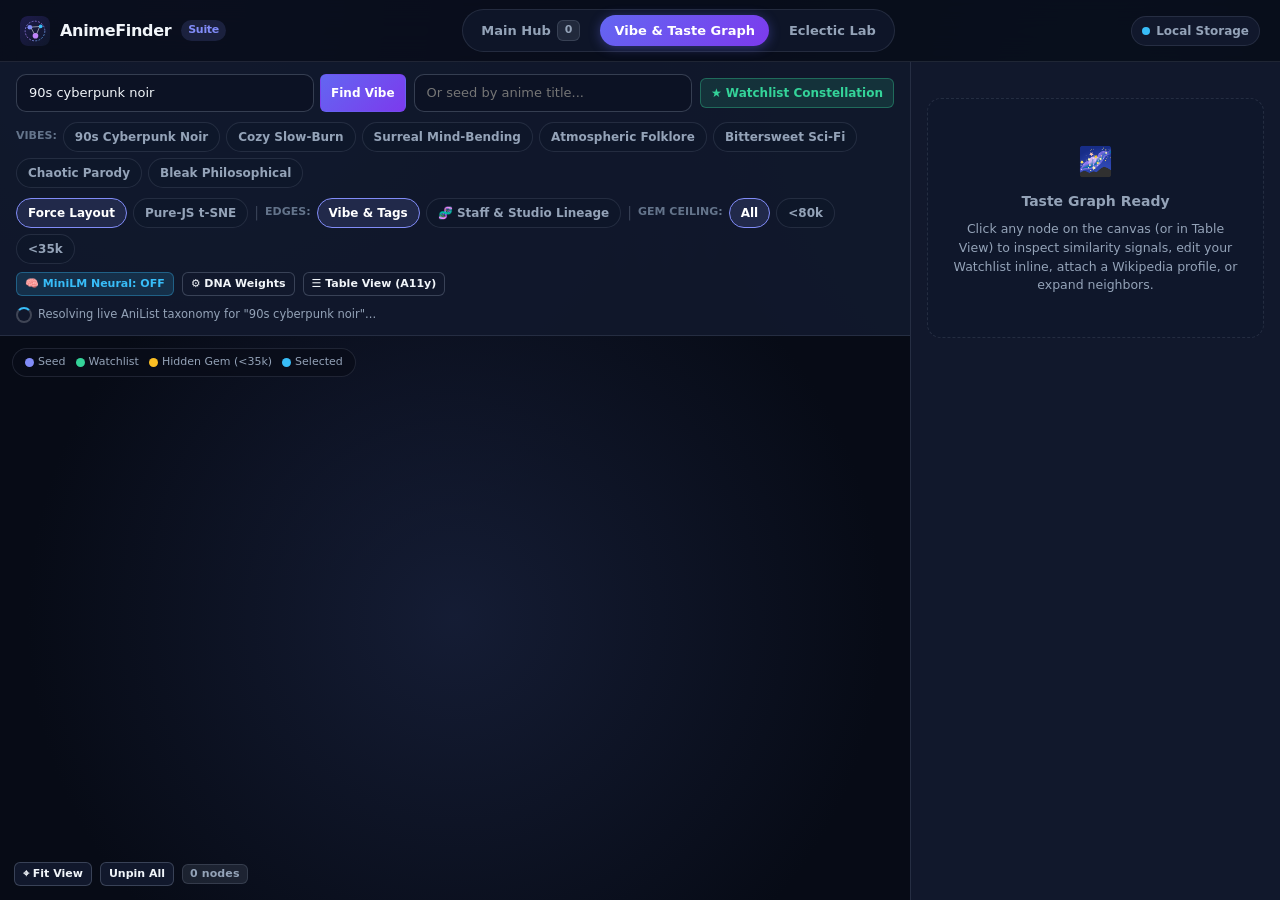
<file: vibe-graph.html>
<!DOCTYPE html>
<html lang="en">
<head>
  <meta charset="UTF-8">
  <meta name="viewport" content="width=device-width, initial-scale=1.0">
  <meta http-equiv="Content-Security-Policy" content="default-src 'self'; script-src 'self' 'unsafe-inline' 'wasm-unsafe-eval' https://cdn.jsdelivr.net; style-src 'self' 'unsafe-inline'; img-src 'self' https: data: blob:; connect-src 'self' https:; frame-src https://www.youtube-nocookie.com https://www.youtube.com; worker-src 'self' blob:; object-src 'none'; base-uri 'self'; form-action 'self';">
  <meta name="referrer" content="no-referrer-when-downgrade">
  <title>AnimeFinder — Vibe &amp; Taste Graph</title>
  <meta name="description" content="Seedless live-taxonomy Vibe Search, Force & Pure-JS t-SNE Taste Graph, 5-slider DNA weights, and optional in-browser MiniLM neural embeddings.">
  <meta name="theme-color" content="#090d1a">
  <meta name="mobile-web-app-capable" content="yes">
  <meta name="apple-mobile-web-app-status-bar-style" content="black-translucent">
  <meta name="apple-mobile-web-app-title" content="AnimeFinder">
  <link rel="icon" href="./icon.svg" type="image/svg+xml">
  <link rel="apple-touch-icon" href="./icon.svg">
  <link rel="manifest" href="./manifest.webmanifest">
  <link rel="stylesheet" href="./styles.css">
</head>
<body>
  <div id="af-nav-host"></div>

  <div class="graph-workspace">
    <!-- LEFT: Toolbar + Interactive High-DPI Canvas + Accessible Node Table -->
    <div class="graph-main">
      <div class="graph-toolbar">
        <!-- Row 1: Find Vibe + Seed Autocomplete + Watchlist Constellation -->
        <div style="display:flex;gap:8px;flex-wrap:wrap;align-items:center;">
          <div style="display:flex;gap:6px;flex:1.4;min-width:240px;">
            <input id="vibePromptInput" type="search" class="input input-full" placeholder="Describe a vibe (e.g. '90s cyberpunk noir', 'cozy slow-burn rural', 'parody')..." aria-label="Find Vibe prompt">
            <button type="button" class="btn btn-primary btn-sm" id="runVibeBtn">Find Vibe</button>
          </div>
          <div style="position:relative;flex:1;min-width:200px;">
            <input id="seedSearchInput" type="search" class="input input-full" placeholder="Or seed by anime title..." autocomplete="off" aria-label="Seed graph by anime">
            <div id="seedDropdown" class="search-dropdown" role="listbox"></div>
          </div>
          <button type="button" class="btn btn-emerald btn-sm" id="seedWatchlistBtn">★ Watchlist Constellation</button>
        </div>

        <!-- Row 2: Preset Vibe Chips + Parsed Taxonomy Readout -->
        <div class="pills-row" id="vibePresetsBar">
          <span style="font-size:11px;color:var(--text-dim);font-weight:700;">VIBES:</span>
          <button type="button" class="pill vibe-chip" data-vibe="90s cyberpunk noir">90s Cyberpunk Noir</button>
          <button type="button" class="pill vibe-chip" data-vibe="cozy slow-burn iyashikei">Cozy Slow-Burn</button>
          <button type="button" class="pill vibe-chip" data-vibe="surreal mind-bending psychological">Surreal Mind-Bending</button>
          <button type="button" class="pill vibe-chip" data-vibe="atmospheric folklore supernatural">Atmospheric Folklore</button>
          <button type="button" class="pill vibe-chip" data-vibe="melancholic bittersweet sci-fi">Bittersweet Sci-Fi</button>
          <button type="button" class="pill vibe-chip" data-vibe="parody slapstick chaotic">Chaotic Parody</button>
          <button type="button" class="pill vibe-chip" data-vibe="bleak dystopian philosophical">Bleak Philosophical</button>
        </div>

        <!-- Row 3: Layout, Gem Ceiling, MiniLM Neural Mode, DNA Weights toggle, Table View -->
        <div style="display:flex;gap:8px;flex-wrap:wrap;align-items:center;justify-content:space-between;">
          <div class="pills-row">
            <button type="button" class="pill active" id="layoutForceBtn">Force Layout</button>
            <button type="button" class="pill" id="layoutTsneBtn">Pure-JS t-SNE</button>
            <span style="color:var(--border-strong);">|</span>
            <span style="font-size:11px;color:var(--text-dim);font-weight:700;">EDGES:</span>
            <button type="button" class="pill active edge-mode-btn" data-mode="vibe">Vibe &amp; Tags</button>
            <button type="button" class="pill edge-mode-btn" data-mode="lineage" title="Emphasize shared Director/Composer/Staff &amp; Studio genealogy">🧬 Staff &amp; Studio Lineage</button>
            <span style="color:var(--border-strong);">|</span>
            <span style="font-size:11px;color:var(--text-dim);font-weight:700;">GEM CEILING:</span>
            <button type="button" class="pill active gem-btn" data-gem="0">All</button>
            <button type="button" class="pill gem-btn" data-gem="80000">&lt;80k</button>
            <button type="button" class="pill gem-btn" data-gem="35000">&lt;35k</button>
          </div>
          <div class="meta-row">
            <button type="button" class="btn btn-xs btn-cyan" id="toggleNeuralBtn" title="Lazy-load in-browser Xenova/all-MiniLM-L6-v2 (q8) WASM embeddings">🧠 MiniLM Neural: OFF</button>
            <button type="button" class="btn btn-xs" id="toggleWeightsBtn" aria-expanded="false">⚙ DNA Weights</button>
            <button type="button" class="btn btn-xs" id="toggleTableBtn" aria-pressed="false">☰ Table View (A11y)</button>
          </div>
        </div>

        <!-- Collapsible 5-Slider DNA Weights -->
        <div id="dnaWeightsPanel" hidden style="padding-top:6px;border-top:1px solid var(--border);">
          <div class="sliders-grid">
            <label class="slider-item">
              <span>TF-IDF Rare Tags: <strong id="wTagVal">40%</strong></span>
              <input type="range" id="wTag" min="0" max="100" value="40">
            </label>
            <label class="slider-item">
              <span>Shared Staff / Composers: <strong id="wStaffVal">18%</strong></span>
              <input type="range" id="wStaff" min="0" max="100" value="18">
            </label>
            <label class="slider-item">
              <span>Lead Studio Match: <strong id="wStudioVal">12%</strong></span>
              <input type="range" id="wStudio" min="0" max="100" value="12">
            </label>
            <label class="slider-item">
              <span>Genre Jaccard: <strong id="wGenreVal">12%</strong></span>
              <input type="range" id="wGenre" min="0" max="100" value="12">
            </label>
            <label class="slider-item">
              <span>Semantic Text / MiniLM: <strong id="wSemVal">18%</strong></span>
              <input type="range" id="wSem" min="0" max="100" value="18">
            </label>
          </div>
        </div>

        <div id="vibeParsedReadout" style="font-size:11.5px;color:var(--text-muted);display:flex;flex-wrap:wrap;gap:6px;align-items:center;"></div>
      </div>

      <!-- High-DPI Canvas Area -->
      <div class="graph-canvas-wrap">
        <canvas id="graphCanvas" aria-label="Interactive Anime Taste Graph Canvas"></canvas>

        <div class="graph-legend" aria-hidden="true">
          <span><i class="legend-dot" style="background:#818cf8;"></i>Seed</span>
          <span><i class="legend-dot" style="background:#34d399;"></i>Watchlist</span>
          <span><i class="legend-dot" style="background:#fbbf24;"></i>Hidden Gem (&lt;35k)</span>
          <span><i class="legend-dot" style="background:#38bdf8;"></i>Selected</span>
        </div>

        <div class="graph-hud">
          <button type="button" class="btn btn-xs" id="fitViewBtn">⌖ Fit View</button>
          <button type="button" class="btn btn-xs" id="unpinAllBtn">Unpin All</button>
          <span class="badge badge-muted" id="graphCountBadge">0 nodes</span>
          <span class="badge badge-purple" id="neuralStatusBadge" hidden></span>
        </div>

        <!-- P1 Accessible Tabular Node List Fallback -->
        <div id="nodeTableWrap" class="node-table-wrap" role="region" aria-label="Accessible Graph Nodes Table">
          <div style="display:flex;justify-content:space-between;align-items:center;margin-bottom:10px;">
            <h3 style="margin:0;font-size:15px;">Accessible Node List (Keyboard &amp; Screen-Reader View)</h3>
            <span style="font-size:12px;color:var(--text-muted);">Select any row to inspect &amp; edit in the Node Inspector</span>
          </div>
          <table class="af-table">
            <thead>
              <tr>
                <th>Title</th>
                <th>Cluster</th>
                <th>Score</th>
                <th>Popularity</th>
                <th>Status</th>
                <th>Similarity</th>
              </tr>
            </thead>
            <tbody id="nodeTableBody"></tbody>
          </table>
        </div>
      </div>
    </div>

    <!-- RIGHT: Persistent Node Inspector with Inline Watchlist Editor -->
    <aside class="graph-inspector" aria-label="Node Inspector">
      <div id="inspectorContent">
        <div class="empty-state" style="margin-top:20px;">
          <div style="font-size:28px;margin-bottom:8px;">🌌</div>
          <strong>Taste Graph Ready</strong>
          <p style="font-size:12.5px;margin:8px 0 0;">Click any node on the canvas (or in Table View) to inspect similarity signals, edit your Watchlist inline, attach a Wikipedia profile, or expand neighbors.</p>
        </div>
      </div>
    </aside>
  </div>

  <script src="./shared-core.js"></script>
  <script>
    (function () {
      'use strict';
      const AF = window.AnimeFinderCore;
      AF.mountNav('graph');

      // ----------------------------------------------------------------------
      // Graph State
      // ----------------------------------------------------------------------
      const canvas = document.getElementById('graphCanvas');
      const ctx = canvas.getContext('2d');

      let nodes = []; // { id, anime, x, y, vx, vy, pinned, isSeed, cluster, img, wikiText, embedding, tokens }
      let edges = []; // { a, b, weight, breakdown }
      let clusters = []; // { label, color, cx, cy, r, members }
      let selectedId = null;
      let hoveredId = null;
      let layoutMode = 'force'; // 'force' | 'tsne'
      let gemCeiling = 0; // 0 | 80000 | 35000
      let neuralEnabled = false;
      let neuralExtractor = null;
      let neuralLoading = false;

      // Camera transform
      let cam = { x: 0, y: 0, zoom: 1 };
      let dragState = null; // { mode: 'pan'|'node', node, startX, startY, camX, camY, moved }
      let animHandle = null;
      let simAlpha = 1;

      const CLUSTER_COLORS = ['#818cf8', '#38bdf8', '#c084fc', '#34d399', '#fbbf24', '#fb7185', '#2dd4bf'];

      // ----------------------------------------------------------------------
      // DNA Weights
      // ----------------------------------------------------------------------
      function getWeights() {
        const w = {
          tag: Number(document.getElementById('wTag').value),
          staff: Number(document.getElementById('wStaff').value),
          studio: Number(document.getElementById('wStudio').value),
          genre: Number(document.getElementById('wGenre').value),
          sem: Number(document.getElementById('wSem').value)
        };
        const sum = (w.tag + w.staff + w.studio + w.genre + w.sem) || 1;
        return {
          tag: w.tag / sum,
          staff: w.staff / sum,
          studio: w.studio / sum,
          genre: w.genre / sum,
          sem: w.sem / sum
        };
      }

      ['wTag', 'wStaff', 'wStudio', 'wGenre', 'wSem'].forEach(id => {
        const inp = document.getElementById(id);
        const valEl = document.getElementById(id + 'Val');
        inp.addEventListener('input', () => {
          valEl.textContent = inp.value + '%';
          recomputeGraphSimilarity();
        });
      });

      document.getElementById('toggleWeightsBtn').addEventListener('click', (ev) => {
        const panel = document.getElementById('dnaWeightsPanel');
        panel.hidden = !panel.hidden;
        ev.currentTarget.setAttribute('aria-expanded', String(!panel.hidden));
      });

      function applyEdgePreset(mode) {
        const presets = {
          vibe: { wTag: 40, wStaff: 18, wStudio: 12, wGenre: 12, wSem: 18 },
          lineage: { wTag: 10, wStaff: 50, wStudio: 30, wGenre: 5, wSem: 5 }
        };
        const cfg = presets[mode] || presets.vibe;
        for (const [id, val] of Object.entries(cfg)) {
          const inp = document.getElementById(id);
          const lbl = document.getElementById(id + 'Val');
          if (inp) inp.value = String(val);
          if (lbl) lbl.textContent = val + '%';
        }
        document.querySelectorAll('.edge-mode-btn').forEach(b => b.classList.toggle('active', b.dataset.mode === mode));
        recomputeGraphSimilarity();
        AF.toast(mode === 'lineage' ? 'Switched to Staff & Studio Lineage weights (Staff 50% · Studio 30%).' : 'Switched to balanced Vibe & Tags weights.', 'info', 2200);
      }

      document.querySelectorAll('.edge-mode-btn').forEach(btn => {
        btn.addEventListener('click', () => applyEdgePreset(btn.dataset.mode));
      });

      // ----------------------------------------------------------------------
      // Tokenization, TF-IDF Rare Tag Cosine, Semantic & Optional MiniLM WASM
      // ----------------------------------------------------------------------
      const STOP_WORDS = new Set([
        'the','and','for','that','with','from','this','into','their','they','have','has','had','was','were','are','not','but','who','his','her','she','him','its','about','after','when','where','while','will','can','only','more','one','two','new','life','world','story','anime','series','young','girl','boy','high','school','day','time','years'
      ]);

      function tokenizeText(text) {
        const words = String(text || '').toLowerCase().replace(/[^a-z0-9\s]/g, ' ').split(/\s+/);
        const set = new Set();
        for (const w of words) {
          if (w.length >= 4 && !STOP_WORDS.has(w)) set.add(w);
        }
        return set;
      }

      function buildNodeText(node) {
        const a = node.anime;
        const syn = AF.stripHtml(a.description || '').slice(0, 600);
        const genres = (a.genres || []).join(', ');
        const tags = (a.tags || []).slice(0, 10).map(t => t.name).join(', ');
        const wiki = node.wikiText ? ' ' + node.wikiText.slice(0, 500) : '';
        return `${AF.getDisplayTitle(a)}. Genres: ${genres}. Tags: ${tags}. ${syn}${wiki}`;
      }

      function cosineVectors(v1, v2) {
        if (!v1 || !v2 || v1.length !== v2.length) return 0;
        let dot = 0, n1 = 0, n2 = 0;
        for (let i = 0; i < v1.length; i++) {
          dot += v1[i] * v2[i];
          n1 += v1[i] * v1[i];
          n2 += v2[i] * v2[i];
        }
        return (n1 && n2) ? Math.max(0, dot / (Math.sqrt(n1) * Math.sqrt(n2))) : 0;
      }

      async function enableMiniLM() {
        const badge = document.getElementById('neuralStatusBadge');
        const btn = document.getElementById('toggleNeuralBtn');
        if (neuralLoading) return;

        if (!neuralExtractor) {
          neuralLoading = true;
          badge.hidden = false;
          badge.textContent = 'Loading Xenova/all-MiniLM-L6-v2 (q8 WASM)...';
          btn.disabled = true;
          try {
            const mod = await import('https://cdn.jsdelivr.net/npm/@xenova/transformers@2.17.2');
            mod.env.allowLocalModels = false;
            neuralExtractor = await mod.pipeline('feature-extraction', 'Xenova/all-MiniLM-L6-v2', { quantized: true });
            AF.toast('MiniLM WASM model loaded! Computing 384-d embeddings...', 'success');
          } catch (err) {
            neuralLoading = false;
            neuralEnabled = false;
            btn.disabled = false;
            btn.textContent = '🧠 MiniLM Neural: OFF';
            badge.hidden = true;
            AF.toast(`MiniLM load failed (falling back to lexical semantics): ${err.message}`, 'warn');
            return;
          }
          neuralLoading = false;
          btn.disabled = false;
        }

        await embedVisibleNodes();
      }

      async function embedVisibleNodes() {
        if (!neuralEnabled || !neuralExtractor || !nodes.length) return;
        const badge = document.getElementById('neuralStatusBadge');
        badge.hidden = false;
        let done = 0;
        for (const n of nodes) {
          const text = buildNodeText(n);
          const hash = String(text.length) + ':' + text.slice(0, 32);
          if (!n.embedding || n._embedHash !== hash) {
            const cached = await AF.vectorGet(n.id);
            if (cached && cached.textHash === hash && cached.vector?.length) {
              n.embedding = cached.vector;
              n._embedHash = hash;
            } else {
              badge.textContent = `Embedding ${++done}/${nodes.length} (384-d)...`;
              const out = await neuralExtractor(text, { pooling: 'mean', normalize: true });
              n.embedding = Array.from(out.data);
              n._embedHash = hash;
              await AF.vectorSet(n.id, n.embedding, hash);
            }
          }
        }
        badge.textContent = `MiniLM 384-d active (${nodes.length} vectors cached)`;
        recomputeGraphSimilarity();
      }

      document.getElementById('toggleNeuralBtn').addEventListener('click', async () => {
        neuralEnabled = !neuralEnabled;
        const btn = document.getElementById('toggleNeuralBtn');
        const badge = document.getElementById('neuralStatusBadge');
        btn.textContent = neuralEnabled ? '🧠 MiniLM Neural: ON' : '🧠 MiniLM Neural: OFF';
        btn.classList.toggle('btn-primary', neuralEnabled);
        if (neuralEnabled) {
          await enableMiniLM();
        } else {
          badge.hidden = true;
          recomputeGraphSimilarity();
        }
      });

      // ----------------------------------------------------------------------
      // Pairwise Similarity Matrix, Clusters & Pure-JS Deterministic t-SNE
      // ----------------------------------------------------------------------
      function getVisibleNodes() {
        if (!gemCeiling) return nodes;
        return nodes.filter(n => n.isSeed || (n.anime.popularity || 0) <= gemCeiling);
      }

      function recomputeGraphSimilarity() {
        const vis = getVisibleNodes();
        const N = vis.length;
        if (!N) {
          edges = [];
          clusters = [];
          renderNodeTable();
          return;
        }

        const weights = getWeights();

        // Compute TF-IDF document frequency for tags across graph
        const tagDF = new Map();
        for (const n of vis) {
          const seen = new Set();
          for (const t of (n.anime.tags || [])) {
            if (t.isMediaSpoiler) continue;
            if (!seen.has(t.name)) {
              seen.add(t.name);
              tagDF.set(t.name, (tagDF.get(t.name) || 0) + 1);
            }
          }
          n.tokens = tokenizeText(buildNodeText(n));
        }

        // Precompute tag TF-IDF vectors, staff sets, studio sets, genre sets
        const meta = vis.map(n => {
          const tagVec = new Map();
          let tagNorm = 0;
          for (const t of (n.anime.tags || [])) {
            if (t.isMediaSpoiler) continue;
            const idf = Math.log((N + 1) / ((tagDF.get(t.name) || 1) + 0.5)) + 0.5;
            const val = ((t.rank || 50) / 100) * idf;
            tagVec.set(t.name, val);
            tagNorm += val * val;
          }
          const staffIds = new Set((n.anime.staff?.edges || []).map(e => e.node?.id).filter(Boolean));
          const studioIds = new Set((n.anime.studios?.nodes || []).map(s => s.id));
          const genres = new Set(n.anime.genres || []);
          return { tagVec, tagNorm: Math.sqrt(tagNorm) || 1, staffIds, studioIds, genres };
        });

        const simMatrix = Array.from({ length: N }, () => new Float64Array(N));
        const allEdges = [];

        for (let i = 0; i < N; i++) {
          simMatrix[i][i] = 1;
          for (let j = i + 1; j < N; j++) {
            const A = meta[i], B = meta[j];
            // 1. TF-IDF Rare Tag Cosine
            let dot = 0;
            for (const [k, v] of A.tagVec) {
              if (B.tagVec.has(k)) dot += v * B.tagVec.get(k);
            }
            const sTag = dot / (A.tagNorm * B.tagNorm);

            // 2. Shared Staff & Composers
            let sharedStaff = 0;
            for (const sid of A.staffIds) if (B.staffIds.has(sid)) sharedStaff++;
            const sStaff = sharedStaff ? Math.min(1, sharedStaff / 2.5) : 0;

            // 3. Lead Studio Match
            let sStudio = 0;
            for (const stid of A.studioIds) if (B.studioIds.has(stid)) { sStudio = 1; break; }

            // 4. Genre Jaccard
            let gInter = 0;
            for (const g of A.genres) if (B.genres.has(g)) gInter++;
            const gUnion = A.genres.size + B.genres.size - gInter;
            const sGenre = gUnion ? gInter / gUnion : 0;

            // 5. Semantic Text (384-d MiniLM cosine if enabled, else token Jaccard)
            let sSem = 0;
            if (neuralEnabled && vis[i].embedding && vis[j].embedding) {
              sSem = cosineVectors(vis[i].embedding, vis[j].embedding);
            } else {
              let tInter = 0;
              for (const tok of vis[i].tokens) if (vis[j].tokens.has(tok)) tInter++;
              const tUnion = vis[i].tokens.size + vis[j].tokens.size - tInter;
              sSem = tUnion ? Math.min(1, (tInter / tUnion) * 4.5) : 0;
            }

            const total =
              weights.tag * sTag +
              weights.staff * sStaff +
              weights.studio * sStudio +
              weights.genre * sGenre +
              weights.sem * sSem;

            simMatrix[i][j] = total;
            simMatrix[j][i] = total;
            allEdges.push({
              a: vis[i],
              b: vis[j],
              weight: total,
              breakdown: { sTag, sStaff, sStudio, sGenre, sSem }
            });
          }
        }

        // Keep top edges per node for crisp readability
        const edgeMap = new Map();
        for (let i = 0; i < N; i++) {
          const incident = allEdges
            .filter(e => e.a === vis[i] || e.b === vis[i])
            .sort((x, y) => y.weight - x.weight)
            .slice(0, 4);
          for (const e of incident) {
            if (e.weight < 0.08) continue;
            const key = e.a.id < e.b.id ? `${e.a.id}_${e.b.id}` : `${e.b.id}_${e.a.id}`;
            if (!edgeMap.has(key)) edgeMap.set(key, e);
          }
        }
        edges = Array.from(edgeMap.values());

        // Emergent Mini-Genre Clustering (dominant high-IDF tag / genre)
        const clusterBuckets = new Map();
        for (const n of vis) {
          const topTag = (n.anime.tags || [])
            .filter(t => !t.isMediaSpoiler && t.rank >= 60)
            .sort((a, b) => {
              const dfA = tagDF.get(a.name) || 1;
              const dfB = tagDF.get(b.name) || 1;
              const prefA = (dfA >= 2 && dfA <= Math.max(3, N * 0.5)) ? 1.5 : 0.7;
              const prefB = (dfB >= 2 && dfB <= Math.max(3, N * 0.5)) ? 1.5 : 0.7;
              return (b.rank * prefB) - (a.rank * prefA);
            })[0];
          const label = topTag?.name || n.anime.genres?.[0] || 'Core';
          n.cluster = label;
          if (!clusterBuckets.has(label)) clusterBuckets.set(label, []);
          clusterBuckets.get(label).push(n);
        }

        clusters = Array.from(clusterBuckets.entries())
          .filter(([, members]) => members.length >= 2)
          .sort((a, b) => b[1].length - a[1].length)
          .slice(0, 7)
          .map(([label, members], idx) => ({
            label,
            members,
            color: CLUSTER_COLORS[idx % CLUSTER_COLORS.length],
            cx: 0, cy: 0, r: 80
          }));

        if (layoutMode === 'tsne') {
          runPureJsTsne(vis, simMatrix);
          fitToView();
        } else {
          simAlpha = 0.85;
        }

        document.getElementById('graphCountBadge').textContent = `${vis.length} nodes · ${edges.length} edges`;
        renderNodeTable();
        if (selectedId) renderInspector(selectedId);
        requestDraw();
      }

      // Deterministic Pure-JS 2D t-SNE directly from similarity matrix
      function runPureJsTsne(vis, simMatrix) {
        const N = vis.length;
        if (N <= 1) return;

        // Deterministic PRNG (Mulberry32)
        let seed = 421337;
        const rand = () => {
          seed |= 0; seed = seed + 0x6D2B79F5 | 0;
          let t = Math.imul(seed ^ seed >>> 15, 1 | seed);
          t = t + Math.imul(t ^ t >>> 7, 61 | t) ^ t;
          return ((t ^ t >>> 14) >>> 0) / 4294967296;
        };

        // Pairwise affinities P from similarity matrix
        const P = Array.from({ length: N }, () => new Float64Array(N));
        let sumP = 0;
        for (let i = 0; i < N; i++) {
          for (let j = 0; j < N; j++) {
            if (i === j) continue;
            const d = Math.max(0.01, 1 - simMatrix[i][j]);
            const p = Math.exp(-d * d * 4.5);
            P[i][j] = p;
            sumP += p;
          }
        }
        for (let i = 0; i < N; i++) {
          for (let j = 0; j < N; j++) {
            P[i][j] = Math.max(1e-9, (P[i][j] + P[j][i]) / (2 * (sumP || 1)));
          }
        }

        // Initialize 2D coordinates deterministically
        const Y = vis.map((_, idx) => [
          Math.cos((idx / N) * Math.PI * 2) * 10 + (rand() - 0.5) * 2,
          Math.sin((idx / N) * Math.PI * 2) * 10 + (rand() - 0.5) * 2
        ]);
        const vel = vis.map(() => [0, 0]);

        const iters = 140;
        const lr = 45;
        for (let iter = 0; iter < iters; iter++) {
          const Q = Array.from({ length: N }, () => new Float64Array(N));
          let sumQ = 0;
          for (let i = 0; i < N; i++) {
            for (let j = i + 1; j < N; j++) {
              const dx = Y[i][0] - Y[j][0];
              const dy = Y[i][1] - Y[j][1];
              const q = 1 / (1 + dx * dx + dy * dy);
              Q[i][j] = q;
              Q[j][i] = q;
              sumQ += 2 * q;
            }
          }
          const exag = iter < 40 ? 2.5 : 1.0;
          const mom = iter < 50 ? 0.5 : 0.8;
          for (let i = 0; i < N; i++) {
            let gx = 0, gy = 0;
            for (let j = 0; j < N; j++) {
              if (i === j) continue;
              const qij = Math.max(1e-9, Q[i][j] / (sumQ || 1));
              const mult = 4 * (exag * P[i][j] - qij) * Q[i][j];
              gx += mult * (Y[i][0] - Y[j][0]);
              gy += mult * (Y[i][1] - Y[j][1]);
            }
            vel[i][0] = mom * vel[i][0] - lr * gx;
            vel[i][1] = mom * vel[i][1] - lr * gy;
            Y[i][0] += vel[i][0];
            Y[i][1] += vel[i][1];
          }
        }

        // Normalize into canvas space (~ [-340, 340])
        let minX = Infinity, maxX = -Infinity, minY = Infinity, maxY = -Infinity;
        for (const [x, y] of Y) {
          if (x < minX) minX = x; if (x > maxX) maxX = x;
          if (y < minY) minY = y; if (y > maxY) maxY = y;
        }
        const span = Math.max(maxX - minX, maxY - minY, 0.001);
        const cx = (minX + maxX) / 2;
        const cy = (minY + maxY) / 2;
        for (let i = 0; i < N; i++) {
          if (!vis[i].pinned) {
            vis[i].x = ((Y[i][0] - cx) / span) * 660;
            vis[i].y = ((Y[i][1] - cy) / span) * 460;
            vis[i].vx = 0;
            vis[i].vy = 0;
          }
        }
      }

      // ----------------------------------------------------------------------
      // Graph Population (Find Vibe, Seed Anime, Watchlist Constellation, Expand)
      // ----------------------------------------------------------------------
      function addAnimeNodes(animeList, { reset = true, seedIds = new Set() } = {}) {
        if (reset) {
          nodes = [];
          selectedId = null;
        }
        const existing = new Map(nodes.map(n => [n.id, n]));
        const totalNew = animeList.length;

        animeList.forEach((a, idx) => {
          if (!a || !a.id) return;
          if (existing.has(a.id)) {
            if (seedIds.has(a.id)) existing.get(a.id).isSeed = true;
            return;
          }
          const angle = (idx / Math.max(1, totalNew)) * Math.PI * 2;
          const radius = seedIds.has(a.id) ? 30 : 140 + (idx % 4) * 55;
          const img = new Image();
          img.referrerPolicy = 'no-referrer';
          img.onload = () => requestDraw();
          img.src = AF.getCover(a);
          const node = {
            id: a.id,
            anime: a,
            x: Math.cos(angle) * radius,
            y: Math.sin(angle) * radius,
            vx: 0,
            vy: 0,
            pinned: false,
            isSeed: seedIds.has(a.id),
            cluster: a.genres?.[0] || 'Core',
            img,
            wikiText: '',
            embedding: null,
            tokens: new Set()
          };
          nodes.push(node);
          existing.set(a.id, node);
        });

        if (!selectedId && nodes.length) {
          selectedId = (nodes.find(n => n.isSeed) || nodes[0]).id;
        }
        recomputeGraphSimilarity();
        if (neuralEnabled && neuralExtractor) embedVisibleNodes();
        fitToView();
        renderInspector(selectedId);
      }

      let lastVibePrompt = '';

      async function runVibeSearch(promptText) {
        const q = String(promptText || '').trim();
        if (!q) return;
        lastVibePrompt = q;
        document.getElementById('vibePromptInput').value = q;
        const readout = document.getElementById('vibeParsedReadout');
        readout.innerHTML = `<span class="spinner"></span> Resolving live AniList taxonomy for "${AF.escapeHtml(q)}"...`;

        try {
          const taxonomy = await AF.getTaxonomy();
          const parsed = AF.parseVibePrompt(q, taxonomy);
          const candidates = await AF.fetchVibeCandidates(parsed, {
            limit: 26,
            maxPopularity: gemCeiling || null
          });

          readout.innerHTML = `
            <span class="badge badge-cyan">${parsed.layersUsed.join(' + ') || 'Direct Search'}</span>
            ${parsed.tags.map(t => `<span class="badge badge-accent">#${AF.escapeHtml(t)}</span>`).join('')}
            ${parsed.genres.map(g => `<span class="badge badge-purple">${AF.escapeHtml(g)}</span>`).join('')}
            ${parsed.decadeRange ? `<span class="badge badge-amber">${parsed.decadeRange.label}</span>` : ''}
            ${gemCeiling ? `<span class="badge badge-amber">Pop &lt; ${AF.formatCompactNumber(gemCeiling)}</span>` : ''}
            <span>(${candidates.length} titles mapped)</span>
          `;

          const seedSet = new Set(candidates.slice(0, 2).map(c => c.id));
          addAnimeNodes(candidates, { reset: true, seedIds: seedSet });
          requestDraw();
        } catch (err) {
          readout.innerHTML = `<span style="color:var(--rose);">Vibe search failed: ${AF.escapeHtml(err.message)}</span>`;
        }
      }

      async function seedByAnimeId(animeId) {
        lastVibePrompt = '';
        const readout = document.getElementById('vibeParsedReadout');
        readout.innerHTML = `<span class="spinner"></span> Fetching seed anime &amp; semantic neighborhood...`;
        try {
          const query = `
            query ($id: Int) {
              Media(id: $id, type: ANIME) {
                ${AF.MEDIA_CARD_FIELDS}
                recommendations(perPage: 16, sort: RATING_DESC) {
                  nodes { mediaRecommendation { ${AF.MEDIA_CARD_FIELDS} } }
                }
              }
            }
          `;
          const data = await AF.anilistQuery(query, { id: Number(animeId) }, { cacheKey: `graph_seed_${animeId}`, ttl: AF.TTL_DYNAMIC });
          const seed = data?.Media;
          if (!seed) throw new Error('Anime not found');

          const recs = (seed.recommendations?.nodes || [])
            .map(n => n.mediaRecommendation)
            .filter(m => m && !m.isAdult);

          // Also fetch top tag neighbors if fewer than 16 recs
          let extra = [];
          if (recs.length < 14 && seed.tags?.length) {
            const topTags = seed.tags.filter(t => !t.isMediaSpoiler).slice(0, 3).map(t => t.name);
            extra = await AF.fetchVibeCandidates({ raw: AF.getDisplayTitle(seed), tags: topTags, genres: (seed.genres || []).slice(0, 2) }, { limit: 16 });
          }

          const combined = [seed, ...recs, ...extra];
          const dedup = Array.from(new Map(combined.map(m => [m.id, m])).values()).slice(0, 26);

          readout.innerHTML = `<span class="badge badge-accent">Seeded by: ${AF.escapeHtml(AF.getDisplayTitle(seed))}</span> <span>${dedup.length} connected titles</span>`;
          addAnimeNodes(dedup, { reset: true, seedIds: new Set([seed.id]) });
        } catch (err) {
          readout.innerHTML = `<span style="color:var(--rose);">Seed failed: ${AF.escapeHtml(err.message)}</span>`;
        }
      }

      async function seedByWatchlist() {
        lastVibePrompt = '';
        const wlItems = Object.values(AF.getState().watchlist || {});
        if (!wlItems.length) {
          AF.toast('Your Watchlist is empty! Add titles in Main Hub or import from AniList first.', 'warn');
          return;
        }
        const readout = document.getElementById('vibeParsedReadout');
        readout.innerHTML = `<span class="spinner"></span> Mapping your Watchlist constellation (${Math.min(wlItems.length, 24)} titles)...`;

        const ids = wlItems
          .sort((a, b) => (b.rating || 0) - (a.rating || 0) || (b.updatedAt || 0) - (a.updatedAt || 0))
          .slice(0, 24)
          .map(i => i.id);

        const query = `
          query ($ids: [Int]) {
            Page(page: 1, perPage: 30) {
              media(id_in: $ids, type: ANIME, isAdult: false) { ${AF.MEDIA_CARD_FIELDS} }
            }
          }
        `;
        try {
          const data = await AF.anilistQuery(query, { ids }, { cacheKey: `graph_wl_${ids.join(',')}`, ttl: AF.TTL_DYNAMIC });
          const list = data?.Page?.media || [];
          readout.innerHTML = `<span class="badge badge-emerald">Watchlist Constellation</span> <span>${list.length} saved titles mapped — click any node and hit "Expand Neighbors" to discover new gems!</span>`;
          addAnimeNodes(list, { reset: true, seedIds: new Set(ids.slice(0, 5)) });
        } catch (err) {
          readout.innerHTML = `<span style="color:var(--rose);">Watchlist map failed: ${AF.escapeHtml(err.message)}</span>`;
        }
      }

      async function expandNodeNeighbors(node) {
        if (!node) return;
        AF.toast(`Expanding neighbors for "${AF.getDisplayTitle(node.anime)}"...`, 'info', 2200);
        const query = `
          query ($id: Int) {
            Media(id: $id, type: ANIME) {
              recommendations(perPage: 10, sort: RATING_DESC) {
                nodes { mediaRecommendation { ${AF.MEDIA_CARD_FIELDS} } }
              }
            }
          }
        `;
        try {
          const data = await AF.anilistQuery(query, { id: node.id }, { cacheKey: `graph_expand_${node.id}`, ttl: AF.TTL_DYNAMIC });
          const recs = (data?.Media?.recommendations?.nodes || [])
            .map(r => r.mediaRecommendation)
            .filter(m => m && !m.isAdult);
          if (!recs.length) return AF.toast('No additional AniList recommendations found.', 'warn');
          const before = nodes.length;
          addAnimeNodes(recs, { reset: false });
          const added = nodes.length - before;
          AF.toast(added ? `Added ${added} neighbor nodes to the graph!` : 'All top neighbors are already in the graph.', 'success');
        } catch (err) {
          AF.toast(`Expand failed: ${err.message}`, 'error');
        }
      }

      // ----------------------------------------------------------------------
      // Persistent Right-Hand Node Inspector (with Inline Watchlist Editor)
      // ----------------------------------------------------------------------
      function renderInspector(nodeId) {
        const host = document.getElementById('inspectorContent');
        const node = nodes.find(n => n.id === nodeId);
        if (!node) return;
        const a = node.anime;
        const title = AF.getDisplayTitle(a);
        const stNow = AF.getState();
        const wl = stNow.watchlist[a.id] || stNow.overrides[a.id] || null;
        const isInWatchlist = Boolean(stNow.watchlist[a.id]);
        const studios = (a.studios?.nodes || []).map(s => s.name).join(', ') || 'Unknown';

        // Top connected neighbors in current graph
        const neighbors = edges
          .filter(e => e.a.id === node.id || e.b.id === node.id)
          .map(e => ({ other: e.a.id === node.id ? e.b : e.a, weight: e.weight, breakdown: e.breakdown }))
          .sort((x, y) => y.weight - x.weight)
          .slice(0, 5);

        host.innerHTML = `
          <div style="display:flex;gap:12px;align-items:flex-start;">
            <img src="${AF.escapeHtml(AF.getCover(a))}" alt="${AF.escapeHtml(title)}" style="width:82px;height:114px;object-fit:cover;border-radius:10px;border:1px solid var(--border-strong);flex-shrink:0;">
            <div style="min-width:0;flex:1;">
              <h2 style="margin:0 0 6px;font-size:15.5px;line-height:1.25;">${AF.escapeHtml(title)}</h2>
              <div class="meta-row" style="gap:5px;">
                ${a.averageScore ? `<span class="badge badge-emerald">★ ${a.averageScore}%</span>` : ''}
                <span class="badge badge-muted">Pop ${AF.formatCompactNumber(a.popularity)}</span>
                <span class="badge badge-purple">${AF.escapeHtml(node.cluster)}</span>
                ${(a.popularity || 0) < 35000 ? `<span class="badge badge-amber">Hidden Gem</span>` : ''}
              </div>
              <div style="font-size:11.5px;color:var(--text-muted);margin-top:6px;">
                ${AF.escapeHtml(studios)} · ${a.seasonYear || '—'} · ${a.format || ''}
              </div>
            </div>
          </div>

          <div class="meta-row">
            <button type="button" class="btn btn-primary btn-xs" id="insExpandBtn">+ Expand Neighbors</button>
            <button type="button" class="btn btn-cyan btn-xs" id="insWikiBtn">📖 Attach Wikipedia</button>
            <button type="button" class="btn btn-xs" id="insPinBtn">${node.pinned ? '📌 Unpin' : '📌 Pin Node'}</button>
            <a class="btn btn-xs" href="./eclectic-lab.html?tab=arithmetic&seed=${a.id}">± Arithmetic</a>
            <button type="button" class="btn btn-xs" id="insFullModalBtn">Full Details</button>
          </div>

          ${(() => {
            const cleanSyn = AF.stripHtml(a.description || '').replace(/\s*(\(Source:[^)]+\)|\[Written by[^\]]+\])\s*/gi, ' ').trim() || 'No synopsis available.';
            const longSyn = cleanSyn.length > 220;
            return `
              <p id="insSynopsis" class="${longSyn ? 'synopsis-clamped' : ''}" style="margin:0;font-size:12.5px;color:#cbd5e1;line-height:1.55;white-space:pre-line;">
                ${AF.escapeHtml(cleanSyn)}
              </p>
              ${longSyn ? `<button type="button" class="synopsis-toggle" id="insSynToggle">Read full synopsis ▾</button>` : ''}
            `;
          })()}

          ${node.wikiText ? `
            <div class="detail-section" style="padding:10px;">
              <h4 style="margin-bottom:4px;">Wikipedia Semantic Profile Attached</h4>
              <div style="font-size:11.5px;color:#cbd5e1;max-height:85px;overflow-y:auto;">${AF.escapeHtml(node.wikiText)}</div>
            </div>
          ` : ''}

          <!-- Inline Watchlist Editor (Harmonized On Hold + Instant Auto-Save) -->
          <div class="detail-section" style="padding:12px;">
            <div style="display:flex;align-items:center;justify-content:space-between;gap:6px;margin-bottom:8px;">
              <h4 style="margin:0;">Inline Watchlist Editor</h4>
              <span id="insAutosaveBadge" class="badge badge-muted" style="font-size:10.5px;">Auto-saves</span>
            </div>
            <div style="display:grid;grid-template-columns:1fr 1fr;gap:8px;margin-bottom:8px;">
              <div class="form-field">
                <label for="insWlStatus">Status</label>
                <select id="insWlStatus" class="select">
                  ${AF.WATCHLIST_STATUSES.map(st => `<option value="${st}" ${(wl?.status || 'Plan to Watch') === st ? 'selected' : ''}>${st}</option>`).join('')}
                </select>
              </div>
              <div class="form-field">
                <label for="insWlRating">Rating</label>
                <select id="insWlRating" class="select">
                  <option value="0">Unrated</option>
                  ${[10,9,8,7,6,5,4,3,2,1].map(r => `<option value="${r}" ${Number(wl?.rating) === r ? 'selected' : ''}>${r}/10</option>`).join('')}
                </select>
              </div>
            </div>
            <div style="display:flex;gap:8px;align-items:center;margin-bottom:8px;">
              <label for="insWlProg" style="font-size:11.5px;color:var(--text-muted);">Eps:</label>
              <input id="insWlProg" type="number" min="0" max="${a.episodes || 9999}" class="input" style="width:76px;padding:5px 8px;" value="${wl?.progress || 0}">
              <span style="font-size:11.5px;color:var(--text-dim);">/ ${a.episodes || '?'}</span>
            </div>
            <textarea id="insWlNotes" class="textarea" style="min-height:54px;margin-bottom:8px;" placeholder="Notes...">${AF.escapeHtml(wl?.notes || '')}</textarea>
            <div class="meta-row">
              <button type="button" class="btn btn-emerald btn-xs" id="insWlSaveBtn">${isInWatchlist ? 'Save Changes' : '+ Add to Watchlist'}</button>
              ${isInWatchlist ? `<button type="button" class="btn btn-danger btn-xs" id="insWlRemoveBtn">Remove</button>` : ''}
            </div>
          </div>

          <!-- Top DNA Tags & Closest Neighbors -->
          <div class="detail-section" style="padding:12px;">
            <h4>Strongest Graph Connections</h4>
            ${neighbors.length ? neighbors.map(nb => `
              <button type="button" class="ins-nb-row" data-id="${nb.other.id}" style="width:100%;text-align:left;display:flex;justify-content:space-between;align-items:center;gap:8px;padding:6px 8px;margin-bottom:4px;border-radius:8px;border:1px solid var(--border);background:var(--bg-card);">
                <span style="font-size:12px;font-weight:600;white-space:nowrap;overflow:hidden;text-overflow:ellipsis;">${AF.escapeHtml(AF.getDisplayTitle(nb.other.anime))}</span>
                <span class="badge badge-cyan">${Math.round(nb.weight * 100)}%</span>
              </button>
            `).join('') : '<div style="font-size:12px;color:var(--text-dim);">No strong edges under current weights.</div>'}
          </div>
        `;

        const insSynBtn = host.querySelector('#insSynToggle');
        if (insSynBtn) {
          insSynBtn.addEventListener('click', () => {
            const p = host.querySelector('#insSynopsis');
            const expanded = !p.classList.contains('synopsis-clamped');
            p.classList.toggle('synopsis-clamped', expanded);
            insSynBtn.textContent = expanded ? 'Read full synopsis ▾' : 'Show less ▴';
          });
        }
        host.querySelector('#insExpandBtn').addEventListener('click', () => expandNodeNeighbors(node));
        host.querySelector('#insPinBtn').addEventListener('click', () => {
          node.pinned = !node.pinned;
          renderInspector(node.id);
        });
        host.querySelector('#insFullModalBtn').addEventListener('click', () => AF.openDetailModal(node.anime));

        host.querySelector('#insWikiBtn').addEventListener('click', async (ev) => {
          const btn = ev.currentTarget;
          btn.disabled = true;
          btn.textContent = 'Fetching Wiki...';
          const wiki = await AF.fetchWikipediaSummary(title, [a.title?.english, a.title?.romaji]);
          if (wiki?.extract) {
            node.wikiText = wiki.extract;
            recomputeGraphSimilarity();
            if (neuralEnabled && neuralExtractor) await embedVisibleNodes();
            AF.toast(`Attached Wikipedia profile to "${title}" & refreshed similarity!`, 'success');
            renderInspector(node.id);
          } else {
            AF.toast('No matching English Wikipedia anime summary found.', 'warn');
            btn.disabled = false;
            btn.textContent = '📖 Attach Wikipedia';
          }
        });

        let insSaveTimer = null;
        const saveInspectorFields = (showToast = false) => {
          if (insSaveTimer) { clearTimeout(insSaveTimer); insSaveTimer = null; }
          if (!host.querySelector('#insWlStatus')) return;
          AF.upsertWatchlistItem(a, {
            status: host.querySelector('#insWlStatus').value,
            rating: Number(host.querySelector('#insWlRating').value) || 0,
            progress: Number(host.querySelector('#insWlProg').value) || 0,
            notes: host.querySelector('#insWlNotes').value
          });
          const b = host.querySelector('#insAutosaveBadge');
          if (b) { b.className = 'badge badge-emerald'; b.textContent = '✓ Auto-saved'; }
          const btn = host.querySelector('#insWlSaveBtn');
          if (btn) btn.textContent = '✓ Saved';
          renderNodeTable();
          if (showToast) {
            AF.toast(`Saved "${title}" to shared Watchlist!`, 'success');
            renderInspector(node.id);
          }
        };

        host.querySelector('#insWlStatus').addEventListener('change', () => saveInspectorFields(false));
        host.querySelector('#insWlRating').addEventListener('change', () => saveInspectorFields(false));
        host.querySelector('#insWlProg').addEventListener('change', () => saveInspectorFields(false));
        host.querySelector('#insWlProg').addEventListener('input', () => {
          if (insSaveTimer) clearTimeout(insSaveTimer);
          insSaveTimer = setTimeout(() => saveInspectorFields(false), 300);
        });
        host.querySelector('#insWlNotes').addEventListener('input', () => {
          if (insSaveTimer) clearTimeout(insSaveTimer);
          insSaveTimer = setTimeout(() => saveInspectorFields(false), 300);
        });
        host.querySelector('#insWlNotes').addEventListener('blur', () => saveInspectorFields(false));

        host.querySelector('#insWlSaveBtn').addEventListener('click', () => saveInspectorFields(true));

        const rem = host.querySelector('#insWlRemoveBtn');
        if (rem) {
          rem.addEventListener('click', () => {
            AF.removeWatchlistItem(a.id);
            AF.toast(`Removed "${title}" from Watchlist.`, 'warn');
            renderInspector(node.id);
            renderNodeTable();
          });
        }

        host.querySelectorAll('.ins-nb-row').forEach(btn => {
          btn.addEventListener('click', () => {
            selectedId = Number(btn.dataset.id);
            renderInspector(selectedId);
          });
        });
      }

      // ----------------------------------------------------------------------
      // Accessible Tabular Node List View (P1)
      // ----------------------------------------------------------------------
      function renderNodeTable() {
        const tbody = document.getElementById('nodeTableBody');
        const vis = getVisibleNodes();
        const wl = AF.getState().watchlist;
        tbody.innerHTML = vis.map(n => {
          const a = n.anime;
          const st = wl[a.id]?.status || (n.isSeed ? 'Seed' : '—');
          const simEdge = selectedId && selectedId !== n.id
            ? edges.find(e => (e.a.id === n.id && e.b.id === selectedId) || (e.b.id === n.id && e.a.id === selectedId))
            : null;
          return `
            <tr tabindex="0" data-id="${n.id}" ${n.id === selectedId ? 'style="background:rgba(129,140,248,0.18);"' : ''}>
              <td><strong>${AF.escapeHtml(AF.getDisplayTitle(a))}</strong></td>
              <td><span class="badge badge-purple">${AF.escapeHtml(n.cluster)}</span></td>
              <td>${a.averageScore ? a.averageScore + '%' : '—'}</td>
              <td>${AF.formatCompactNumber(a.popularity)}</td>
              <td>${AF.escapeHtml(st)}</td>
              <td>${simEdge ? Math.round(simEdge.weight * 100) + '%' : (n.id === selectedId ? 'Selected' : '—')}</td>
            </tr>
          `;
        }).join('');

        tbody.querySelectorAll('tr').forEach(tr => {
          const pick = () => {
            selectedId = Number(tr.dataset.id);
            renderInspector(selectedId);
            renderNodeTable();
          };
          tr.addEventListener('click', pick);
          tr.addEventListener('keydown', (ev) => {
            if (ev.key === 'Enter' || ev.key === ' ') { ev.preventDefault(); pick(); }
          });
        });
      }

      // ----------------------------------------------------------------------
      // High-DPI Canvas Rendering + Force Simulation + Cluster Halos
      // ----------------------------------------------------------------------
      function resizeCanvas() {
        const rect = canvas.parentElement.getBoundingClientRect();
        const dpr = Math.min(window.devicePixelRatio || 1, 2);
        canvas.width = Math.max(1, Math.floor(rect.width * dpr));
        canvas.height = Math.max(1, Math.floor(rect.height * dpr));
        ctx.setTransform(dpr, 0, 0, dpr, 0, 0);
      }

      function worldToScreen(wx, wy) {
        const w = canvas.parentElement.clientWidth;
        const h = canvas.parentElement.clientHeight;
        return {
          x: (wx - cam.x) * cam.zoom + w / 2,
          y: (wy - cam.y) * cam.zoom + h / 2
        };
      }

      function screenToWorld(sx, sy) {
        const w = canvas.parentElement.clientWidth;
        const h = canvas.parentElement.clientHeight;
        return {
          x: (sx - w / 2) / cam.zoom + cam.x,
          y: (sy - h / 2) / cam.zoom + cam.y
        };
      }

      function fitToView() {
        const vis = getVisibleNodes();
        if (!vis.length) return;
        let minX = Infinity, maxX = -Infinity, minY = Infinity, maxY = -Infinity;
        for (const n of vis) {
          if (n.x < minX) minX = n.x; if (n.x > maxX) maxX = n.x;
          if (n.y < minY) minY = n.y; if (n.y > maxY) maxY = n.y;
        }
        cam.x = (minX + maxX) / 2;
        cam.y = (minY + maxY) / 2;
        const w = canvas.parentElement.clientWidth || 800;
        const h = canvas.parentElement.clientHeight || 560;
        const bw = Math.max(220, (maxX - minX) + 180);
        const bh = Math.max(220, (maxY - minY) + 180);
        cam.zoom = Math.max(0.35, Math.min(1.35, Math.min(w / bw, h / bh)));
      }

      function stepForce(vis) {
        if (layoutMode !== 'force' || simAlpha < 0.01) return;
        const N = vis.length;
        // Repulsion
        for (let i = 0; i < N; i++) {
          for (let j = i + 1; j < N; j++) {
            const dx = vis[j].x - vis[i].x || 0.1;
            const dy = vis[j].y - vis[i].y || 0.1;
            const distSq = Math.max(900, dx * dx + dy * dy);
            const dist = Math.sqrt(distSq);
            const force = (5200 / distSq) * simAlpha;
            const fx = (dx / dist) * force;
            const fy = (dy / dist) * force;
            vis[i].vx -= fx; vis[i].vy -= fy;
            vis[j].vx += fx; vis[j].vy += fy;
          }
        }
        // Spring attraction along weighted edges
        for (const e of edges) {
          const dx = e.b.x - e.a.x;
          const dy = e.b.y - e.a.y;
          const dist = Math.sqrt(dx * dx + dy * dy) || 1;
          const target = 210 - Math.min(115, e.weight * 145);
          const pull = (dist - target) * 0.015 * (0.4 + e.weight) * simAlpha;
          const fx = (dx / dist) * pull;
          const fy = (dy / dist) * pull;
          e.a.vx += fx; e.a.vy += fy;
          e.b.vx -= fx; e.b.vy -= fy;
        }
        // Centering gravity + damping
        for (const n of vis) {
          if (n.pinned || (dragState?.mode === 'node' && dragState.node === n)) {
            n.vx = 0; n.vy = 0;
            continue;
          }
          n.vx -= n.x * 0.0025 * simAlpha;
          n.vy -= n.y * 0.0025 * simAlpha;
          n.vx *= 0.84;
          n.vy *= 0.84;
          n.x += n.vx;
          n.y += n.vy;
        }
        simAlpha *= 0.992;
      }

      function requestDraw() {
        if (!animHandle) {
          animHandle = requestAnimationFrame(drawGraph);
        }
      }

      function drawGraph() {
        animHandle = null;
        const w = canvas.parentElement.clientWidth;
        const h = canvas.parentElement.clientHeight;
        const dpr = Math.min(window.devicePixelRatio || 1, 2);
        // Always sync backing canvas size & clear full pixel buffer to prevent stale ghost artifacts
        const targetW = Math.max(1, Math.floor(w * dpr));
        const targetH = Math.max(1, Math.floor(h * dpr));
        if (canvas.width !== targetW || canvas.height !== targetH) {
          canvas.width = targetW;
          canvas.height = targetH;
        }
        ctx.setTransform(1, 0, 0, 1, 0, 0);
        ctx.clearRect(0, 0, canvas.width, canvas.height);
        ctx.setTransform(dpr, 0, 0, dpr, 0, 0);

        const vis = getVisibleNodes();
        stepForce(vis);

        ctx.save();
        ctx.translate(w / 2, h / 2);
        ctx.scale(cam.zoom, cam.zoom);
        ctx.translate(-cam.x, -cam.y);

        // 1. Dashed radial cluster halos
        for (const cl of clusters) {
          const members = cl.members.filter(m => vis.includes(m));
          if (members.length < 2) continue;
          let cx = 0, cy = 0;
          members.forEach(m => { cx += m.x; cy += m.y; });
          cx /= members.length; cy /= members.length;
          let maxR = 45;
          members.forEach(m => {
            const d = Math.hypot(m.x - cx, m.y - cy);
            if (d > maxR) maxR = d;
          });
          const haloR = maxR + 46;
          ctx.save();
          ctx.beginPath();
          ctx.arc(cx, cy, haloR, 0, Math.PI * 2);
          ctx.fillStyle = cl.color + '11';
          ctx.fill();
          ctx.setLineDash([7, 6]);
          ctx.strokeStyle = cl.color + '66';
          ctx.lineWidth = 1.6 / cam.zoom;
          ctx.stroke();
          ctx.setLineDash([]);
          ctx.font = `700 ${Math.max(10, 12 / cam.zoom)}px system-ui, sans-serif`;
          ctx.fillStyle = cl.color;
          ctx.textAlign = 'center';
          ctx.fillText(cl.label.toUpperCase(), cx, cy - haloR - 6);
          ctx.restore();
        }

        // 2. Similarity edges
        for (const e of edges) {
          const isFocus = e.a.id === selectedId || e.b.id === selectedId;
          ctx.beginPath();
          ctx.moveTo(e.a.x, e.a.y);
          ctx.lineTo(e.b.x, e.b.y);
          ctx.strokeStyle = isFocus
            ? `rgba(56, 189, 248, ${Math.min(0.85, 0.25 + e.weight)})`
            : `rgba(148, 163, 184, ${Math.min(0.45, 0.08 + e.weight * 0.55)})`;
          ctx.lineWidth = (isFocus ? 2.2 : 1 + e.weight * 1.4) / cam.zoom;
          ctx.stroke();
        }

        // 3. Nodes with clipped cover artwork & status rings
        const wl = AF.getState().watchlist;
        for (const n of vis) {
          const isSel = n.id === selectedId;
          const isHov = n.id === hoveredId;
          const r = n.isSeed ? 30 : (isSel ? 28 : 23);

          // Determine ring color: Selected > Seed > Watchlist > Hidden Gem > Default
          let ringColor = '#475569';
          if ((n.anime.popularity || 0) < 35000) ringColor = '#fbbf24';
          if (wl[n.id]) ringColor = '#34d399';
          if (n.isSeed) ringColor = '#818cf8';
          if (isSel) ringColor = '#38bdf8';

          // Selection glow
          if (isSel || isHov) {
            ctx.beginPath();
            ctx.arc(n.x, n.y, r + 6, 0, Math.PI * 2);
            ctx.fillStyle = isSel ? 'rgba(56, 189, 248, 0.28)' : 'rgba(129, 140, 248, 0.2)';
            ctx.fill();
          }

          // Clipped cover artwork (with monogram fallback while loading)
          ctx.save();
          ctx.beginPath();
          ctx.arc(n.x, n.y, r, 0, Math.PI * 2);
          ctx.closePath();
          ctx.fillStyle = n.anime.coverImage?.color || '#1e293b';
          ctx.fill();
          ctx.clip();
          if (n.img && n.img.complete && n.img.naturalWidth > 0) {
            ctx.drawImage(n.img, n.x - r, n.y - r, r * 2, r * 2);
          } else {
            ctx.fillStyle = '#e2e8f0';
            ctx.font = '700 13px system-ui, sans-serif';
            ctx.textAlign = 'center';
            ctx.textBaseline = 'middle';
            ctx.fillText(AF.getDisplayTitle(n.anime).slice(0, 2).toUpperCase(), n.x, n.y);
            ctx.textBaseline = 'alphabetic';
          }
          ctx.restore();

          // Status Ring
          ctx.beginPath();
          ctx.arc(n.x, n.y, r, 0, Math.PI * 2);
          ctx.strokeStyle = ringColor;
          ctx.lineWidth = (isSel ? 3.5 : 2.5);
          ctx.stroke();

          // Pin dot
          if (n.pinned) {
            ctx.beginPath();
            ctx.arc(n.x + r * 0.72, n.y - r * 0.72, 5, 0, Math.PI * 2);
            ctx.fillStyle = '#fb7185';
            ctx.fill();
          }

          // Label below node
          const label = AF.getDisplayTitle(n.anime);
          const shortLbl = label.length > 22 ? label.slice(0, 21) + '…' : label;
          ctx.font = `${isSel ? '700' : '600'} 11px system-ui, sans-serif`;
          ctx.textAlign = 'center';
          ctx.fillStyle = 'rgba(9, 13, 26, 0.78)';
          const tw = ctx.measureText(shortLbl).width + 10;
          ctx.fillRect(n.x - tw / 2, n.y + r + 5, tw, 16);
          ctx.fillStyle = isSel ? '#38bdf8' : '#e2e8f0';
          ctx.fillText(shortLbl, n.x, n.y + r + 16);
        }

        ctx.restore();

        // Only keep animating while force layout is settling or user is dragging
        if ((layoutMode === 'force' && simAlpha >= 0.01 && vis.length > 0) || dragState) {
          animHandle = requestAnimationFrame(drawGraph);
        }
      }

      // ----------------------------------------------------------------------
      // Pointer, Touch & Wheel Interaction
      // ----------------------------------------------------------------------
      function hitTestNode(sx, sy) {
        const { x, y } = screenToWorld(sx, sy);
        const vis = getVisibleNodes();
        for (let i = vis.length - 1; i >= 0; i--) {
          const n = vis[i];
          const r = n.isSeed ? 32 : 26;
          if (Math.hypot(n.x - x, n.y - y) <= r) return n;
        }
        return null;
      }

      canvas.addEventListener('pointerdown', (ev) => {
        const rect = canvas.getBoundingClientRect();
        const sx = ev.clientX - rect.left;
        const sy = ev.clientY - rect.top;
        const hit = hitTestNode(sx, sy);
        canvas.setPointerCapture(ev.pointerId);
        if (hit) {
          dragState = { mode: 'node', node: hit, startX: sx, startY: sy, moved: false };
          selectedId = hit.id;
          renderInspector(selectedId);
          renderNodeTable();
        } else {
          dragState = { mode: 'pan', startX: sx, startY: sy, camX: cam.x, camY: cam.y, moved: false };
        }
        requestDraw();
      });

      canvas.addEventListener('pointermove', (ev) => {
        const rect = canvas.getBoundingClientRect();
        const sx = ev.clientX - rect.left;
        const sy = ev.clientY - rect.top;
        if (!dragState) {
          const hit = hitTestNode(sx, sy);
          const nextHov = hit ? hit.id : null;
          if (nextHov !== hoveredId) {
            hoveredId = nextHov;
            requestDraw();
          }
          canvas.style.cursor = hit ? 'pointer' : 'grab';
          return;
        }
        const dx = sx - dragState.startX;
        const dy = sy - dragState.startY;
        if (Math.abs(dx) > 3 || Math.abs(dy) > 3) dragState.moved = true;

        if (dragState.mode === 'node') {
          const wPos = screenToWorld(sx, sy);
          dragState.node.x = wPos.x;
          dragState.node.y = wPos.y;
          dragState.node.pinned = true;
          simAlpha = Math.max(simAlpha, 0.25);
        } else {
          cam.x = dragState.camX - dx / cam.zoom;
          cam.y = dragState.camY - dy / cam.zoom;
        }
        requestDraw();
      });

      canvas.addEventListener('pointerup', () => { dragState = null; requestDraw(); });
      canvas.addEventListener('dblclick', (ev) => {
        const rect = canvas.getBoundingClientRect();
        const hit = hitTestNode(ev.clientX - rect.left, ev.clientY - rect.top);
        if (hit) {
          hit.pinned = !hit.pinned;
          renderInspector(hit.id);
          requestDraw();
        }
      });

      canvas.addEventListener('wheel', (ev) => {
        ev.preventDefault();
        const factor = ev.deltaY < 0 ? 1.12 : 0.89;
        cam.zoom = Math.max(0.25, Math.min(2.8, cam.zoom * factor));
        requestDraw();
      }, { passive: false });

      // ----------------------------------------------------------------------
      // Toolbar Controls Wiring
      // ----------------------------------------------------------------------
      document.getElementById('runVibeBtn').addEventListener('click', () => runVibeSearch(document.getElementById('vibePromptInput').value));
      document.getElementById('vibePromptInput').addEventListener('keydown', (ev) => {
        if (ev.key === 'Enter') runVibeSearch(ev.target.value);
      });

      document.querySelectorAll('.vibe-chip').forEach(btn => {
        btn.addEventListener('click', () => runVibeSearch(btn.dataset.vibe));
      });

      // Seed anime autocomplete
      const seedInp = document.getElementById('seedSearchInput');
      const seedDrop = document.getElementById('seedDropdown');
      let seedTimer = null;
      seedInp.addEventListener('input', () => {
        const q = seedInp.value.trim();
        if (seedTimer) clearTimeout(seedTimer);
        if (q.length < 2) { seedDrop.classList.remove('open'); return; }
        seedTimer = setTimeout(async () => {
          const hits = await AF.searchAnimeQuick(q, 6);
          if (!hits.length) { seedDrop.classList.remove('open'); return; }
          seedDrop.innerHTML = hits.map(m => `
            <div class="search-item" data-id="${m.id}">
              <img src="${AF.escapeHtml(AF.getCover(m))}" alt="">
              <div>
                <div style="font-weight:700;font-size:13px;">${AF.escapeHtml(AF.getDisplayTitle(m))}</div>
                <div style="font-size:11px;color:var(--text-muted);">${m.seasonYear || ''} · ★ ${m.averageScore || '—'}%</div>
              </div>
            </div>
          `).join('');
          seedDrop.classList.add('open');
          seedDrop.querySelectorAll('.search-item').forEach(row => {
            row.addEventListener('click', () => {
              seedDrop.classList.remove('open');
              seedInp.value = '';
              seedByAnimeId(Number(row.dataset.id));
            });
          });
        }, 300);
      });
      document.addEventListener('click', (ev) => {
        if (!ev.target.closest('#seedSearchInput') && !ev.target.closest('#seedDropdown')) seedDrop.classList.remove('open');
      });

      document.getElementById('seedWatchlistBtn').addEventListener('click', seedByWatchlist);

      document.getElementById('layoutForceBtn').addEventListener('click', () => {
        layoutMode = 'force';
        document.getElementById('layoutForceBtn').classList.add('active');
        document.getElementById('layoutTsneBtn').classList.remove('active');
        simAlpha = 0.9;
        requestDraw();
      });

      document.getElementById('layoutTsneBtn').addEventListener('click', () => {
        layoutMode = 'tsne';
        document.getElementById('layoutTsneBtn').classList.add('active');
        document.getElementById('layoutForceBtn').classList.remove('active');
        recomputeGraphSimilarity();
        requestDraw();
      });

      document.querySelectorAll('.gem-btn').forEach(btn => {
        btn.addEventListener('click', () => {
          gemCeiling = Number(btn.dataset.gem) || 0;
          document.querySelectorAll('.gem-btn').forEach(b => b.classList.toggle('active', b === btn));
          if (lastVibePrompt) {
            // Re-query AniList with popularity_lesser so hidden gems actually fill the graph!
            runVibeSearch(lastVibePrompt);
          } else {
            recomputeGraphSimilarity();
            fitToView();
            requestDraw();
          }
        });
      });

      document.getElementById('fitViewBtn').addEventListener('click', () => { fitToView(); requestDraw(); });
      document.getElementById('unpinAllBtn').addEventListener('click', () => {
        nodes.forEach(n => { n.pinned = false; });
        simAlpha = 0.7;
        if (selectedId) renderInspector(selectedId);
        requestDraw();
      });

      document.getElementById('toggleTableBtn').addEventListener('click', (ev) => {
        const wrap = document.getElementById('nodeTableWrap');
        const open = !wrap.classList.contains('open');
        wrap.classList.toggle('open', open);
        ev.currentTarget.setAttribute('aria-pressed', String(open));
        ev.currentTarget.classList.toggle('btn-primary', open);
        if (open) renderNodeTable();
      });

      AF.onStateChange(() => {
        const activeId = document.activeElement?.id || '';
        const isEditingInspector = ['insWlStatus', 'insWlRating', 'insWlProg', 'insWlNotes'].includes(activeId);
        if (selectedId && !isEditingInspector) renderInspector(selectedId);
        renderNodeTable();
        requestDraw();
      });

      window.addEventListener('resize', () => { resizeCanvas(); requestDraw(); });
      if (typeof ResizeObserver !== 'undefined') {
        new ResizeObserver(() => { resizeCanvas(); requestDraw(); }).observe(canvas.parentElement);
      }
      resizeCanvas();
      requestDraw();

      // Boot deep-link routing (?seed=, ?vibe=, ?mode=watchlist)
      const params = new URLSearchParams(window.location.search);
      const deepSeed = Number(params.get('seed'));
      const deepVibe = params.get('vibe');
      const deepMode = params.get('mode');
      if (deepSeed) {
        seedByAnimeId(deepSeed);
      } else if (deepVibe) {
        runVibeSearch(deepVibe);
      } else if (deepMode === 'watchlist') {
        seedByWatchlist();
      } else {
        runVibeSearch('90s cyberpunk noir');
      }
    })();
  </script>
</body>
</html>
</file>
<file: styles.css>
/* AnimeFinder Web Suite — Zero-Dependency Custom Stylesheet */
:root {
  --bg: #090d1a;
  --bg-elevated: #11182c;
  --bg-card: #141c33;
  --bg-card-hover: #1b2542;
  --bg-input: #0c1224;
  --border: rgba(148, 163, 184, 0.16);
  --border-strong: rgba(148, 163, 184, 0.3);
  --text: #f1f5f9;
  --text-muted: #94a3b8;
  --text-dim: #64748b;
  --accent: #818cf8;
  --accent-strong: #6366f1;
  --accent-soft: rgba(129, 140, 248, 0.15);
  --purple: #c084fc;
  --cyan: #38bdf8;
  --emerald: #34d399;
  --amber: #fbbf24;
  --rose: #fb7185;
  --danger: #ef4444;
  --radius-xs: 6px;
  --radius-sm: 10px;
  --radius-md: 14px;
  --radius-lg: 18px;
  --shadow-sm: 0 2px 8px rgba(0, 0, 0, 0.25);
  --shadow-md: 0 10px 30px rgba(0, 0, 0, 0.4);
  --shadow-lg: 0 24px 60px rgba(0, 0, 0, 0.6);
  --font-sans: ui-sans-serif, system-ui, -apple-system, "Segoe UI", Roboto, Helvetica, Arial, sans-serif;
  --font-mono: ui-monospace, SFMono-Regular, Menlo, Monaco, Consolas, monospace;
  --nav-h: 62px;
}

*, *::before, *::after {
  box-sizing: border-box;
}

html, body {
  margin: 0;
  padding: 0;
  background: radial-gradient(circle at 15% 0%, rgba(99, 102, 241, 0.14), transparent 42%),
              radial-gradient(circle at 85% 10%, rgba(56, 189, 248, 0.10), transparent 38%),
              var(--bg);
  background-attachment: fixed;
  color: var(--text);
  font-family: var(--font-sans);
  font-size: 14px;
  line-height: 1.5;
  min-height: 100vh;
  -webkit-font-smoothing: antialiased;
}

a {
  color: var(--cyan);
  text-decoration: none;
}
a:hover {
  text-decoration: underline;
}

button, input, select, textarea {
  font: inherit;
  color: inherit;
}

button {
  cursor: pointer;
}

:focus-visible {
  outline: 2px solid var(--cyan);
  outline-offset: 2px;
}

[hidden] {
  display: none !important;
}

.sr-only {
  position: absolute;
  width: 1px;
  height: 1px;
  padding: 0;
  margin: -1px;
  overflow: hidden;
  clip: rect(0, 0, 0, 0);
  white-space: nowrap;
  border: 0;
}

/* Scrollbar */
::-webkit-scrollbar { width: 8px; height: 8px; }
::-webkit-scrollbar-track { background: rgba(15, 23, 42, 0.4); }
::-webkit-scrollbar-thumb { background: rgba(148, 163, 184, 0.25); border-radius: 99px; }
::-webkit-scrollbar-thumb:hover { background: rgba(148, 163, 184, 0.42); }

/* Top Shared Navigation Bar */
#af-nav-host {
  display: contents;
}
.af-nav {
  position: sticky;
  top: 0;
  z-index: 60;
  height: var(--nav-h);
  background: rgba(9, 13, 26, 0.86);
  backdrop-filter: blur(14px);
  -webkit-backdrop-filter: blur(14px);
  border-bottom: 1px solid var(--border);
  display: flex;
  align-items: center;
  justify-content: space-between;
  gap: 12px;
  padding: 0 20px;
}

.af-brand {
  display: flex;
  align-items: center;
  gap: 10px;
  font-weight: 800;
  font-size: 16px;
  letter-spacing: -0.02em;
  color: var(--text);
  text-decoration: none;
  flex-shrink: 0;
}
.af-brand:hover { text-decoration: none; }
.af-brand img {
  width: 30px;
  height: 30px;
  border-radius: 8px;
}
.af-brand-sub {
  font-size: 11px;
  font-weight: 600;
  color: var(--accent);
  background: var(--accent-soft);
  padding: 2px 7px;
  border-radius: 99px;
}

.af-nav-links {
  display: flex;
  align-items: center;
  gap: 6px;
  background: rgba(17, 24, 44, 0.8);
  padding: 4px;
  border-radius: 99px;
  border: 1px solid var(--border);
}

.af-nav-link {
  display: inline-flex;
  align-items: center;
  gap: 6px;
  padding: 6px 14px;
  border-radius: 99px;
  font-size: 13px;
  font-weight: 600;
  color: var(--text-muted);
  text-decoration: none;
  transition: background 0.15s, color 0.15s;
  white-space: nowrap;
}
.af-nav-link:hover {
  color: var(--text);
  background: rgba(255, 255, 255, 0.05);
  text-decoration: none;
}
.af-nav-link.active {
  color: #fff;
  background: linear-gradient(135deg, var(--accent-strong), #7c3aed);
  box-shadow: 0 2px 12px rgba(99, 102, 241, 0.4);
}

.af-nav-right {
  display: flex;
  align-items: center;
  gap: 8px;
  flex-shrink: 0;
}

.sync-pill {
  display: inline-flex;
  align-items: center;
  gap: 6px;
  padding: 5px 10px;
  border-radius: 99px;
  font-size: 12px;
  font-weight: 600;
  background: var(--bg-elevated);
  border: 1px solid var(--border);
  color: var(--text-muted);
}
.sync-dot {
  width: 8px;
  height: 8px;
  border-radius: 50%;
  background: var(--text-dim);
}
.sync-pill[data-state="synced"] .sync-dot { background: var(--emerald); box-shadow: 0 0 8px var(--emerald); }
.sync-pill[data-state="syncing"] .sync-dot { background: var(--amber); animation: pulse 1s infinite; }
.sync-pill[data-state="error"] .sync-dot { background: var(--rose); }
.sync-pill[data-state="local"] .sync-dot { background: var(--cyan); }

@keyframes pulse {
  0%, 100% { opacity: 1; transform: scale(1); }
  50% { opacity: 0.4; transform: scale(0.85); }
}

/* Main Layout Container */
.container {
  max-width: 1440px;
  margin: 0 auto;
  padding: 20px;
}

/* Buttons */
.btn {
  display: inline-flex;
  align-items: center;
  justify-content: center;
  gap: 6px;
  padding: 8px 14px;
  border-radius: var(--radius-sm);
  border: 1px solid var(--border-strong);
  background: var(--bg-elevated);
  color: var(--text);
  font-size: 13px;
  font-weight: 600;
  transition: background 0.15s, border-color 0.15s, transform 0.1s;
  white-space: nowrap;
}
.btn:hover:not(:disabled) {
  background: var(--bg-card-hover);
  border-color: rgba(148, 163, 184, 0.45);
}
.btn:active:not(:disabled) { transform: translateY(1px); }
.btn:disabled { opacity: 0.5; cursor: not-allowed; }

.btn-primary {
  background: linear-gradient(135deg, var(--accent-strong), #7c3aed);
  border-color: transparent;
  color: #fff;
}
.btn-primary:hover:not(:disabled) {
  background: linear-gradient(135deg, #4f46e5, #6d28d9);
}

.btn-cyan {
  background: rgba(56, 189, 248, 0.15);
  border-color: rgba(56, 189, 248, 0.35);
  color: var(--cyan);
}
.btn-cyan:hover:not(:disabled) { background: rgba(56, 189, 248, 0.25); }

.btn-emerald {
  background: rgba(52, 211, 153, 0.14);
  border-color: rgba(52, 211, 153, 0.35);
  color: var(--emerald);
}
.btn-emerald:hover:not(:disabled) { background: rgba(52, 211, 153, 0.24); }

.btn-danger {
  background: rgba(239, 68, 68, 0.14);
  border-color: rgba(239, 68, 68, 0.35);
  color: var(--rose);
}
.btn-danger:hover:not(:disabled) { background: rgba(239, 68, 68, 0.24); }

.btn-sm { padding: 5px 10px; font-size: 12px; border-radius: var(--radius-xs); }
.btn-xs { padding: 3px 8px; font-size: 11px; border-radius: var(--radius-xs); }
.btn-icon { padding: 7px 9px; }

/* Inputs & Selects */
.input, .select, .textarea {
  background: var(--bg-input);
  border: 1px solid var(--border-strong);
  border-radius: var(--radius-sm);
  padding: 8px 12px;
  color: var(--text);
  font-size: 13px;
  transition: border-color 0.15s, box-shadow 0.15s;
}
.input:focus, .select:focus, .textarea:focus {
  border-color: var(--accent);
  box-shadow: 0 0 0 3px rgba(129, 140, 248, 0.18);
  outline: none;
}
.textarea { width: 100%; resize: vertical; min-height: 70px; }
.input-full { width: 100%; }

/* Cards & Panels */
.panel {
  background: var(--bg-elevated);
  border: 1px solid var(--border);
  border-radius: var(--radius-md);
  padding: 18px;
  box-shadow: var(--shadow-sm);
}

.panel-header {
  display: flex;
  align-items: center;
  justify-content: space-between;
  gap: 12px;
  margin-bottom: 14px;
  flex-wrap: wrap;
}

.panel-title {
  margin: 0;
  font-size: 16px;
  font-weight: 700;
  letter-spacing: -0.01em;
}

/* Segmented Tabs */
.tabs-bar {
  display: flex;
  align-items: center;
  gap: 6px;
  flex-wrap: wrap;
  margin-bottom: 18px;
  background: var(--bg-elevated);
  padding: 6px;
  border-radius: var(--radius-md);
  border: 1px solid var(--border);
}

.tab-btn {
  display: inline-flex;
  align-items: center;
  gap: 7px;
  padding: 8px 16px;
  border-radius: var(--radius-sm);
  border: 1px solid transparent;
  background: transparent;
  color: var(--text-muted);
  font-size: 13px;
  font-weight: 600;
  transition: all 0.15s;
}
.tab-btn:hover { color: var(--text); background: rgba(255, 255, 255, 0.04); }
.tab-btn.active {
  color: #fff;
  background: var(--bg-card-hover);
  border-color: rgba(129, 140, 248, 0.4);
  box-shadow: inset 0 0 0 1px rgba(129, 140, 248, 0.15);
}

/* Pills & Chips */
.pills-row {
  display: flex;
  align-items: center;
  gap: 6px;
  flex-wrap: wrap;
}

.pill {
  display: inline-flex;
  align-items: center;
  gap: 5px;
  padding: 5px 11px;
  border-radius: 99px;
  border: 1px solid var(--border);
  background: rgba(15, 23, 42, 0.7);
  color: var(--text-muted);
  font-size: 12px;
  font-weight: 600;
  transition: all 0.15s;
}
.pill:hover { color: var(--text); border-color: var(--border-strong); }
.pill.active {
  background: var(--accent-soft);
  border-color: var(--accent);
  color: #fff;
}

.badge {
  display: inline-flex;
  align-items: center;
  gap: 4px;
  padding: 2px 7px;
  border-radius: 6px;
  font-size: 11px;
  font-weight: 700;
  line-height: 1.3;
  letter-spacing: 0.01em;
}
.badge-accent { background: rgba(129, 140, 248, 0.2); color: #c7d2fe; border: 1px solid rgba(129, 140, 248, 0.35); }
.badge-emerald { background: rgba(52, 211, 153, 0.18); color: #a7f3d0; border: 1px solid rgba(52, 211, 153, 0.35); }
.badge-amber { background: rgba(251, 191, 36, 0.18); color: #fde68a; border: 1px solid rgba(251, 191, 36, 0.35); }
.badge-rose { background: rgba(251, 113, 133, 0.18); color: #fecdd3; border: 1px solid rgba(251, 113, 133, 0.35); }
.badge-cyan { background: rgba(56, 189, 248, 0.18); color: #bae6fd; border: 1px solid rgba(56, 189, 248, 0.35); }
.badge-purple { background: rgba(192, 132, 252, 0.18); color: #e9d5ff; border: 1px solid rgba(192, 132, 252, 0.35); }
.badge-muted { background: rgba(148, 163, 184, 0.14); color: var(--text-muted); border: 1px solid rgba(148, 163, 184, 0.2); }

/* High-contrast opaque dark pill backing for badges overlaid on bright cover art */
.anime-card-overlay-top .badge,
.anime-card-overlay-bottom .badge {
  background: rgba(9, 13, 26, 0.9);
  backdrop-filter: blur(6px);
  -webkit-backdrop-filter: blur(6px);
  box-shadow: 0 2px 6px rgba(0, 0, 0, 0.45);
}
.anime-card-overlay-top .badge-accent,
.anime-card-overlay-bottom .badge-accent { color: #e0e7ff; border-color: rgba(129, 140, 248, 0.75); }
.anime-card-overlay-top .badge-emerald,
.anime-card-overlay-bottom .badge-emerald { color: #6ee7b7; border-color: rgba(52, 211, 153, 0.75); }
.anime-card-overlay-top .badge-amber,
.anime-card-overlay-bottom .badge-amber { color: #fde047; border-color: rgba(251, 191, 36, 0.75); }
.anime-card-overlay-top .badge-rose,
.anime-card-overlay-bottom .badge-rose { color: #fda4af; border-color: rgba(251, 113, 133, 0.8); }
.anime-card-overlay-top .badge-cyan,
.anime-card-overlay-bottom .badge-cyan { color: #7dd3fc; border-color: rgba(56, 189, 248, 0.75); }
.anime-card-overlay-top .badge-purple,
.anime-card-overlay-bottom .badge-purple { color: #e9d5ff; border-color: rgba(192, 132, 252, 0.75); }
.anime-card-overlay-top .badge-muted,
.anime-card-overlay-bottom .badge-muted { color: #e2e8f0; border-color: rgba(148, 163, 184, 0.45); }

.schedule-item .badge {
  white-space: nowrap;
}

/* Search Bar */
.global-search-wrap {
  position: relative;
  margin-bottom: 18px;
}
.global-search-bar {
  display: flex;
  align-items: center;
  gap: 10px;
  background: var(--bg-elevated);
  border: 1px solid var(--border-strong);
  border-radius: var(--radius-md);
  padding: 6px 12px;
  box-shadow: var(--shadow-sm);
}
.global-search-bar:focus-within {
  border-color: var(--accent);
  box-shadow: 0 0 0 3px rgba(129, 140, 248, 0.2);
}
.global-search-bar input {
  flex: 1;
  border: none;
  background: transparent;
  font-size: 14px;
  padding: 6px 4px;
  outline: none;
}
.kbd {
  font-family: var(--font-mono);
  font-size: 11px;
  padding: 2px 6px;
  border-radius: 5px;
  background: rgba(255, 255, 255, 0.08);
  border: 1px solid var(--border-strong);
  color: var(--text-muted);
}
.search-dropdown {
  position: absolute;
  top: calc(100% + 6px);
  left: 0;
  right: 0;
  z-index: 50;
  background: #10172b;
  border: 1px solid var(--border-strong);
  border-radius: var(--radius-md);
  box-shadow: var(--shadow-lg);
  max-height: 460px;
  overflow-y: auto;
  display: none;
}
.search-dropdown.open { display: block; }
.search-item {
  display: flex;
  align-items: center;
  gap: 12px;
  padding: 10px 14px;
  border-bottom: 1px solid var(--border);
  cursor: pointer;
  transition: background 0.12s;
}
.search-item:last-child { border-bottom: none; }
.search-item:hover { background: rgba(129, 140, 248, 0.12); }
.search-item img {
  width: 40px;
  height: 56px;
  object-fit: cover;
  border-radius: 6px;
  background: #0f172a;
  flex-shrink: 0;
}

/* Anime Card Grid */
.anime-grid {
  display: grid;
  grid-template-columns: repeat(auto-fill, minmax(215px, 1fr));
  gap: 16px;
}
.anime-grid.compact {
  grid-template-columns: repeat(auto-fill, minmax(168px, 1fr));
  gap: 12px;
}

.quick-wl-btn {
  position: absolute;
  bottom: 8px;
  right: 8px;
  z-index: 4;
  padding: 4px 8px;
  border-radius: 99px;
  border: 1px solid rgba(255, 255, 255, 0.22);
  background: rgba(9, 13, 26, 0.85);
  backdrop-filter: blur(6px);
  color: #f8fafc;
  font-size: 11px;
  font-weight: 700;
  pointer-events: auto;
  transition: transform 0.12s, background 0.15s, border-color 0.15s;
}
.quick-wl-btn:hover {
  background: var(--accent-strong);
  border-color: var(--accent);
  transform: scale(1.04);
}
.quick-wl-btn.saved {
  background: rgba(16, 185, 129, 0.9);
  border-color: #34d399;
  color: #042f2e;
}

/* Remote Storage Setup Wizard */
.wizard-steps {
  display: grid;
  grid-template-columns: repeat(auto-fit, minmax(210px, 1fr));
  gap: 10px;
  margin-bottom: 14px;
}
.wizard-step {
  background: rgba(9, 13, 26, 0.65);
  border: 1px solid var(--border);
  border-radius: var(--radius-sm);
  padding: 11px 12px;
}
.wizard-step.done {
  border-color: rgba(52, 211, 153, 0.45);
  background: rgba(16, 185, 129, 0.08);
}
.wizard-step-num {
  display: inline-flex;
  align-items: center;
  justify-content: center;
  width: 20px;
  height: 20px;
  border-radius: 50%;
  background: var(--accent-soft);
  color: var(--accent);
  font-size: 11px;
  font-weight: 800;
  margin-right: 6px;
}
.wizard-step.done .wizard-step-num {
  background: rgba(52, 211, 153, 0.25);
  color: var(--emerald);
}

.stream-link-chip {
  display: inline-flex;
  align-items: center;
  gap: 5px;
  padding: 4px 10px;
  border-radius: 99px;
  font-size: 11.5px;
  font-weight: 700;
  border: 1px solid var(--border-strong);
  background: rgba(15, 23, 42, 0.9);
  text-decoration: none;
  transition: transform 0.12s, background 0.15s;
}
.stream-link-chip:hover {
  transform: translateY(-1px);
  background: var(--bg-card-hover);
  text-decoration: none;
}

.trailer-embed-wrap {
  position: relative;
  width: 100%;
  aspect-ratio: 16 / 9;
  border-radius: var(--radius-sm);
  overflow: hidden;
  border: 1px solid var(--border-strong);
  background: #000;
  margin-top: 10px;
}
.trailer-embed-wrap iframe {
  width: 100%;
  height: 100%;
  border: 0;
}

.anime-card {
  position: relative;
  display: flex;
  flex-direction: column;
  background: var(--bg-card);
  border: 1px solid var(--border);
  border-radius: var(--radius-md);
  overflow: hidden;
  transition: transform 0.16s ease, border-color 0.16s ease, box-shadow 0.16s ease;
  cursor: pointer;
}
.anime-card:hover {
  transform: translateY(-3px);
  border-color: rgba(129, 140, 248, 0.45);
  box-shadow: var(--shadow-md);
}
.anime-card-cover-wrap {
  position: relative;
  aspect-ratio: 3 / 4;
  background: #0b1020;
  overflow: hidden;
}
.anime-card-cover {
  width: 100%;
  height: 100%;
  object-fit: cover;
  display: block;
}
.anime-card-overlay-top {
  position: absolute;
  top: 8px;
  left: 8px;
  right: 8px;
  display: flex;
  justify-content: space-between;
  align-items: flex-start;
  gap: 4px;
  pointer-events: none;
}
.anime-card-overlay-bottom {
  position: absolute;
  bottom: 0;
  left: 0;
  right: 0;
  padding: 24px 76px 8px 8px;
  background: linear-gradient(transparent, rgba(9, 13, 26, 0.94));
  display: flex;
  flex-wrap: wrap;
  gap: 4px;
}
.anime-card-body {
  padding: 11px 12px 12px;
  display: flex;
  flex-direction: column;
  gap: 6px;
  flex: 1;
}
.anime-card-title {
  margin: 0;
  font-size: 13.5px;
  font-weight: 700;
  line-height: 1.3;
  display: -webkit-box;
  -webkit-line-clamp: 2;
  -webkit-box-orient: vertical;
  overflow: hidden;
}
.anime-card-meta {
  font-size: 11.5px;
  color: var(--text-muted);
  display: flex;
  align-items: center;
  justify-content: space-between;
  gap: 6px;
}
.anime-card-platforms {
  display: flex;
  flex-wrap: wrap;
  gap: 4px;
  margin-top: auto;
  padding-top: 4px;
}
.platform-tag {
  font-size: 10px;
  font-weight: 700;
  padding: 2px 6px;
  border-radius: 5px;
  border: 1px solid rgba(255, 255, 255, 0.14);
  background: rgba(15, 23, 42, 0.85);
}

/* 7-Day Mon–Sun Schedule Grid — Sticky day headers + independent vertical column scroll */
.schedule-grid {
  display: grid;
  grid-template-columns: repeat(7, minmax(175px, 1fr));
  gap: 10px;
  overflow-x: auto;
  padding-bottom: 8px;
  scroll-behavior: smooth;
}
.schedule-col {
  background: var(--bg-elevated);
  border: 1px solid var(--border);
  border-radius: var(--radius-md);
  display: flex;
  flex-direction: column;
  min-height: 360px;
  max-height: calc(100vh - 235px);
  overflow: hidden;
}
.schedule-col.today {
  border-color: var(--accent);
  box-shadow: 0 0 0 1px rgba(129, 140, 248, 0.25);
}
.schedule-col-header {
  flex-shrink: 0;
  position: sticky;
  top: 0;
  z-index: 3;
  padding: 10px 12px;
  border-bottom: 1px solid var(--border);
  display: flex;
  align-items: center;
  justify-content: space-between;
  background: rgba(17, 24, 44, 0.96);
  backdrop-filter: blur(8px);
}
.schedule-list {
  flex: 1;
  overflow-y: auto;
  padding: 8px;
  display: flex;
  flex-direction: column;
  gap: 8px;
}
.schedule-item {
  display: flex;
  gap: 8px;
  padding: 8px;
  border-radius: var(--radius-sm);
  background: var(--bg-card);
  border: 1px solid var(--border);
  cursor: pointer;
  transition: border-color 0.15s;
}
.schedule-item:hover { border-color: var(--accent); }
.schedule-item.dub-release {
  border-left: 3px solid var(--cyan);
  background: rgba(56, 189, 248, 0.07);
}
.schedule-item.dub-release:hover { border-color: var(--cyan); }
.schedule-item img {
  width: 42px;
  height: 58px;
  object-fit: cover;
  border-radius: 6px;
  flex-shrink: 0;
}
.schedule-item-info {
  min-width: 0;
  flex: 1;
}
.schedule-item-title {
  font-size: 12px;
  font-weight: 700;
  line-height: 1.25;
  display: -webkit-box;
  -webkit-line-clamp: 2;
  -webkit-box-orient: vertical;
  overflow: hidden;
  margin-bottom: 3px;
}

/* Modal Dialog (Accessible) */
.modal-backdrop {
  position: fixed;
  inset: 0;
  z-index: 100;
  background: rgba(4, 7, 15, 0.8);
  backdrop-filter: blur(6px);
  display: none;
  align-items: center;
  justify-content: center;
  padding: 20px;
}
.modal-backdrop.open { display: flex; }
.modal-dialog {
  width: min(960px, 100%);
  max-height: 90vh;
  background: #10172b;
  border: 1px solid var(--border-strong);
  border-radius: var(--radius-lg);
  box-shadow: var(--shadow-lg);
  display: flex;
  flex-direction: column;
  overflow: hidden;
}
.modal-header {
  display: flex;
  align-items: center;
  justify-content: space-between;
  gap: 12px;
  padding: 14px 20px;
  border-bottom: 1px solid var(--border);
  background: rgba(255, 255, 255, 0.02);
}
.modal-body {
  padding: 20px;
  overflow-y: auto;
  display: flex;
  flex-direction: column;
  gap: 18px;
  flex: 1;
}
.modal-footer {
  flex-shrink: 0;
  display: flex;
  align-items: center;
  gap: 10px;
  flex-wrap: wrap;
  padding: 12px 20px;
  border-top: 1px solid var(--border);
  background: rgba(9, 13, 26, 0.94);
  backdrop-filter: blur(8px);
}
.synopsis-clamped {
  display: -webkit-box;
  -webkit-line-clamp: 4;
  -webkit-box-orient: vertical;
  overflow: hidden;
}
.synopsis-toggle {
  align-self: flex-start;
  background: transparent;
  border: none;
  padding: 0;
  color: var(--cyan);
  font-size: 12px;
  font-weight: 600;
}
.synopsis-toggle:hover { text-decoration: underline; }

/* Sticky sub-bars & Floating Back-to-Top button */
.sticky-subbar {
  position: sticky;
  top: var(--nav-h);
  z-index: 25;
  background: rgba(9, 13, 26, 0.92);
  backdrop-filter: blur(10px);
  -webkit-backdrop-filter: blur(10px);
  padding: 10px 12px;
  border-radius: var(--radius-sm);
  border: 1px solid var(--border);
  box-shadow: var(--shadow-sm);
}

.back-to-top-btn {
  position: fixed;
  bottom: 22px;
  right: 22px;
  z-index: 55;
  display: inline-flex;
  align-items: center;
  gap: 6px;
  padding: 9px 14px;
  border-radius: 99px;
  border: 1px solid rgba(129, 140, 248, 0.55);
  background: rgba(17, 24, 44, 0.92);
  backdrop-filter: blur(10px);
  color: #fff;
  font-size: 12.5px;
  font-weight: 700;
  box-shadow: var(--shadow-md);
  opacity: 0;
  pointer-events: none;
  transform: translateY(10px);
  transition: opacity 0.18s ease, transform 0.18s ease, background 0.15s;
}
.back-to-top-btn.visible {
  opacity: 1;
  pointer-events: auto;
  transform: translateY(0);
}
.back-to-top-btn:hover {
  background: var(--accent-strong);
}
.detail-hero {
  display: grid;
  grid-template-columns: 190px 1fr;
  gap: 20px;
}
.detail-cover {
  width: 100%;
  aspect-ratio: 3 / 4;
  object-fit: cover;
  border-radius: var(--radius-md);
  border: 1px solid var(--border-strong);
}
.detail-section {
  background: rgba(15, 23, 42, 0.6);
  border: 1px solid var(--border);
  border-radius: var(--radius-md);
  padding: 14px;
}
.detail-section h4 {
  margin: 0 0 10px;
  font-size: 13px;
  text-transform: uppercase;
  letter-spacing: 0.05em;
  color: var(--accent);
}
.form-grid {
  display: grid;
  grid-template-columns: repeat(auto-fit, minmax(170px, 1fr));
  gap: 12px;
}
.form-field {
  display: flex;
  flex-direction: column;
  gap: 5px;
}
.form-field label {
  font-size: 11.5px;
  font-weight: 600;
  color: var(--text-muted);
}

/* Taste Graph Split Workspace */
.graph-workspace {
  display: grid;
  grid-template-columns: 1fr 370px;
  height: calc(100vh - var(--nav-h));
  overflow: hidden;
}
.graph-main {
  position: relative;
  display: flex;
  flex-direction: column;
  min-width: 0;
  overflow: hidden;
}
.graph-toolbar {
  padding: 12px 16px;
  background: rgba(17, 24, 44, 0.92);
  border-bottom: 1px solid var(--border);
  display: flex;
  flex-direction: column;
  gap: 10px;
  z-index: 10;
}
.graph-canvas-wrap {
  position: relative;
  flex: 1;
  min-height: 360px;
  background: radial-gradient(circle at 50% 50%, rgba(30, 41, 74, 0.55), #070b16 80%);
  overflow: hidden;
}
#graphCanvas {
  width: 100%;
  height: 100%;
  display: block;
  touch-action: none;
  cursor: grab;
}
#graphCanvas:active { cursor: grabbing; }

.graph-hud {
  position: absolute;
  bottom: 14px;
  left: 14px;
  display: flex;
  flex-wrap: wrap;
  gap: 8px;
  align-items: center;
  z-index: 5;
}
.graph-legend {
  position: absolute;
  top: 12px;
  left: 12px;
  display: flex;
  flex-wrap: wrap;
  gap: 10px;
  background: rgba(9, 13, 26, 0.8);
  backdrop-filter: blur(8px);
  border: 1px solid var(--border);
  border-radius: 99px;
  padding: 5px 12px;
  font-size: 11px;
  color: var(--text-muted);
  pointer-events: none;
}
.legend-dot {
  display: inline-block;
  width: 9px;
  height: 9px;
  border-radius: 50%;
  margin-right: 4px;
  vertical-align: middle;
}

.graph-inspector {
  background: var(--bg-elevated);
  border-left: 1px solid var(--border);
  overflow-y: auto;
  padding: 16px;
  display: flex;
  flex-direction: column;
  gap: 14px;
}

.sliders-grid {
  display: grid;
  grid-template-columns: repeat(auto-fit, minmax(150px, 1fr));
  gap: 10px;
}
.slider-item {
  display: flex;
  flex-direction: column;
  gap: 3px;
  font-size: 11.5px;
  color: var(--text-muted);
}
.slider-item input[type="range"] {
  width: 100%;
  accent-color: var(--accent);
}

/* Accessible Node Table View */
.node-table-wrap {
  position: absolute;
  inset: 0;
  background: var(--bg);
  overflow: auto;
  padding: 16px;
  z-index: 8;
  display: none;
}
.node-table-wrap.open { display: block; }
.af-table {
  width: 100%;
  border-collapse: collapse;
  font-size: 13px;
}
.af-table th, .af-table td {
  text-align: left;
  padding: 9px 10px;
  border-bottom: 1px solid var(--border);
}
.af-table th {
  position: sticky;
  top: 0;
  z-index: 3;
  background: var(--bg-elevated);
  box-shadow: 0 1px 0 var(--border-strong);
  color: var(--text-muted);
  font-size: 11.5px;
  text-transform: uppercase;
  letter-spacing: 0.04em;
}
.af-table tr:hover td { background: rgba(129, 140, 248, 0.08); cursor: pointer; }

/* Eclectic Lab: 2D Vibe Map Quadrant Plane */
.vibe-map-layout {
  display: grid;
  grid-template-columns: 420px 1fr;
  gap: 20px;
  align-items: start;
}
@media (min-width: 1025px) {
  .vibe-map-layout > .panel {
    position: sticky;
    top: calc(var(--nav-h) + 16px);
  }
}
.quadrant-plane {
  position: relative;
  width: 100%;
  aspect-ratio: 1 / 1;
  background:
    radial-gradient(circle at 20% 20%, rgba(129, 140, 248, 0.2), transparent 50%),
    radial-gradient(circle at 80% 20%, rgba(56, 189, 248, 0.2), transparent 50%),
    radial-gradient(circle at 20% 80%, rgba(251, 113, 133, 0.16), transparent 50%),
    radial-gradient(circle at 80% 80%, rgba(52, 211, 153, 0.16), transparent 50%),
    #0a1022;
  border: 1px solid var(--border-strong);
  border-radius: var(--radius-lg);
  overflow: hidden;
  user-select: none;
  touch-action: none;
  cursor: crosshair;
}
.quadrant-axis-x {
  position: absolute;
  left: 0; right: 0; top: 50%;
  height: 1px;
  background: rgba(148, 163, 184, 0.35);
  pointer-events: none;
}
.quadrant-axis-y {
  position: absolute;
  top: 0; bottom: 0; left: 50%;
  width: 1px;
  background: rgba(148, 163, 184, 0.35);
  pointer-events: none;
}
.quadrant-label {
  position: absolute;
  font-size: 11px;
  font-weight: 700;
  text-transform: uppercase;
  letter-spacing: 0.06em;
  color: var(--text-muted);
  background: rgba(9, 13, 26, 0.72);
  padding: 3px 8px;
  border-radius: 99px;
  pointer-events: none;
}
.quadrant-label.top { top: 10px; left: 50%; transform: translateX(-50%); }
.quadrant-label.bottom { bottom: 10px; left: 50%; transform: translateX(-50%); }
.quadrant-label.left { left: 10px; top: 50%; transform: translateY(-50%); }
.quadrant-label.right { right: 10px; top: 50%; transform: translateY(-50%); }

.quadrant-reticle {
  position: absolute;
  width: 28px;
  height: 28px;
  margin-left: -14px;
  margin-top: -14px;
  border-radius: 50%;
  border: 2.5px solid #fff;
  background: rgba(129, 140, 248, 0.45);
  box-shadow: 0 0 0 6px rgba(129, 140, 248, 0.2), 0 0 20px rgba(56, 189, 248, 0.6);
  pointer-events: none;
  transition: transform 0.06s;
}

/* Attribute Arithmetic Equation Pills */
.equation-bar {
  display: flex;
  flex-wrap: wrap;
  align-items: center;
  gap: 10px;
  padding: 16px;
  background: rgba(9, 13, 26, 0.7);
  border: 1px dashed var(--border-strong);
  border-radius: var(--radius-md);
  min-height: 70px;
}
.eq-term {
  display: inline-flex;
  align-items: center;
  gap: 8px;
  padding: 6px 10px;
  border-radius: 99px;
  font-weight: 700;
  font-size: 13px;
  border: 1px solid transparent;
}
.eq-term.plus {
  background: rgba(52, 211, 153, 0.16);
  border-color: rgba(52, 211, 153, 0.45);
  color: #a7f3d0;
}
.eq-term.minus {
  background: rgba(251, 113, 133, 0.16);
  border-color: rgba(251, 113, 133, 0.45);
  color: #fecdd3;
}
.eq-sign-btn {
  width: 22px;
  height: 22px;
  border-radius: 50%;
  border: none;
  font-weight: 900;
  font-size: 14px;
  display: inline-flex;
  align-items: center;
  justify-content: center;
  background: rgba(0, 0, 0, 0.35);
  color: inherit;
}
.eq-remove-btn {
  border: none;
  background: transparent;
  color: var(--text-muted);
  font-size: 14px;
  padding: 0 2px;
}
.eq-remove-btn:hover { color: #fff; }

/* Blind Premise Roulette */
.roulette-card {
  max-width: 780px;
  margin: 0 auto;
  background: var(--bg-card);
  border: 1px solid var(--border-strong);
  border-radius: var(--radius-lg);
  padding: 24px;
  box-shadow: var(--shadow-md);
}
.redacted-token {
  display: inline-block;
  background: #0f172a;
  color: var(--amber);
  font-family: var(--font-mono);
  font-size: 0.92em;
  padding: 0 6px;
  border-radius: 4px;
  border: 1px solid rgba(251, 191, 36, 0.35);
}

/* Status, Loading, Toasts */
.empty-state {
  text-align: center;
  padding: 42px 20px;
  color: var(--text-muted);
  background: rgba(15, 23, 42, 0.45);
  border: 1px dashed var(--border);
  border-radius: var(--radius-md);
}
.spinner {
  display: inline-block;
  width: 16px;
  height: 16px;
  border: 2px solid rgba(255, 255, 255, 0.2);
  border-top-color: var(--cyan);
  border-radius: 50%;
  animation: spin 0.7s linear infinite;
}
@keyframes spin { to { transform: rotate(360deg); } }

.toast-stack {
  position: fixed;
  bottom: 20px;
  right: 20px;
  z-index: 200;
  display: flex;
  flex-direction: column;
  gap: 8px;
  max-width: 360px;
}
.toast {
  background: #141d36;
  border: 1px solid var(--border-strong);
  border-left: 4px solid var(--accent);
  color: var(--text);
  padding: 10px 14px;
  border-radius: var(--radius-sm);
  box-shadow: var(--shadow-md);
  font-size: 13px;
  animation: slideIn 0.2s ease;
}
.toast.success { border-left-color: var(--emerald); }
.toast.error { border-left-color: var(--rose); }
.toast.warn { border-left-color: var(--amber); }
@keyframes slideIn {
  from { opacity: 0; transform: translateY(10px); }
  to { opacity: 1; transform: translateY(0); }
}

/* Two-column utility grids */
.grid-2 {
  display: grid;
  grid-template-columns: repeat(2, minmax(0, 1fr));
  gap: 16px;
}
.grid-3 {
  display: grid;
  grid-template-columns: repeat(3, minmax(0, 1fr));
  gap: 16px;
}

.meta-row {
  display: flex;
  align-items: center;
  flex-wrap: wrap;
  gap: 8px;
}

.divider {
  height: 1px;
  background: var(--border);
  margin: 12px 0;
}

/* Responsive */
@media (max-width: 1024px) {
  .graph-workspace {
    grid-template-columns: 1fr;
    height: auto;
    overflow: visible;
  }
  .graph-canvas-wrap { height: 62vh; }
  .graph-inspector { border-left: none; border-top: 1px solid var(--border); }
  .vibe-map-layout { grid-template-columns: 1fr; }
  .grid-3 { grid-template-columns: 1fr; }
}

@media (max-width: 768px) {
  .af-nav { padding: 0 12px; flex-wrap: wrap; height: auto; padding-top: 8px; padding-bottom: 8px; }
  .af-nav-links { order: 3; width: 100%; justify-content: center; overflow-x: auto; }
  .detail-hero { grid-template-columns: 1fr; }
  .detail-cover { max-width: 180px; margin: 0 auto; }
  .grid-2 { grid-template-columns: 1fr; }
  .anime-grid { grid-template-columns: repeat(auto-fill, minmax(160px, 1fr)); }
}

@media (prefers-reduced-motion: reduce) {
  *, *::before, *::after { animation: none !important; transition: none !important; }
}
</file>
